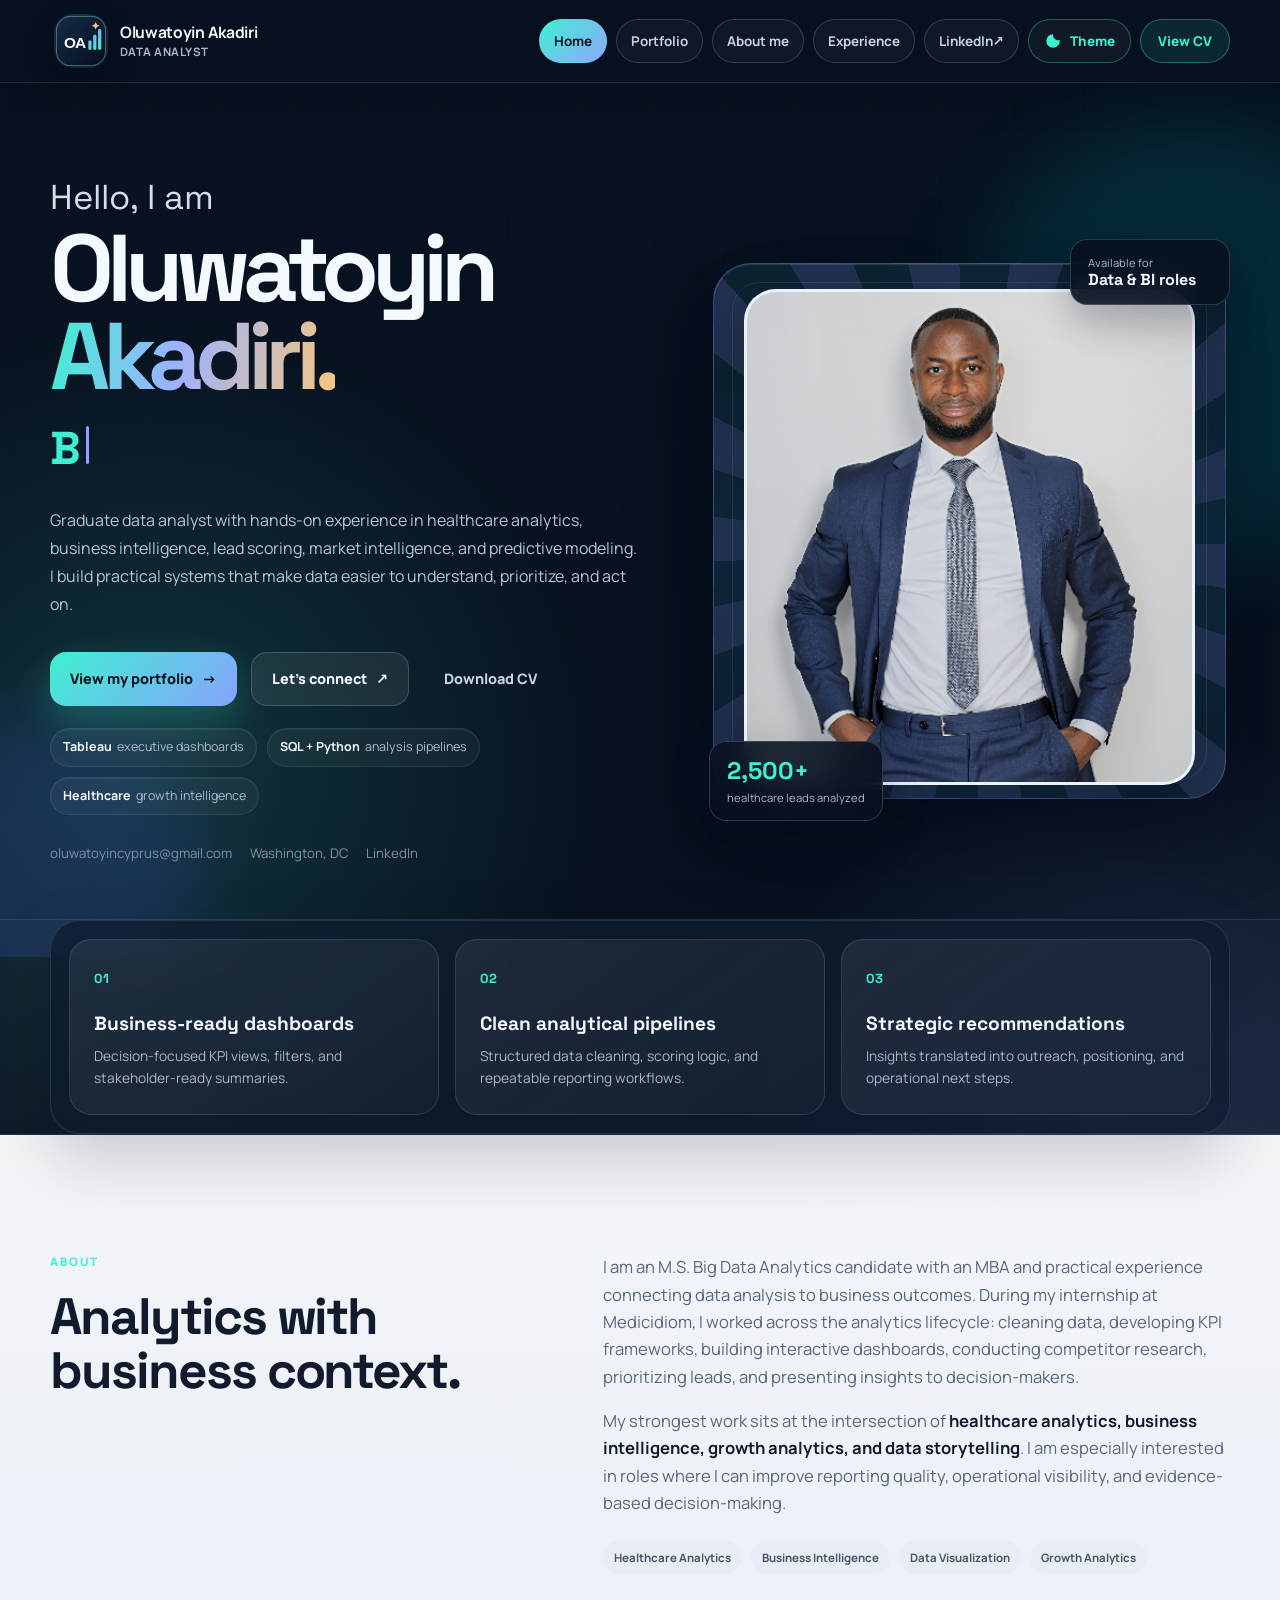
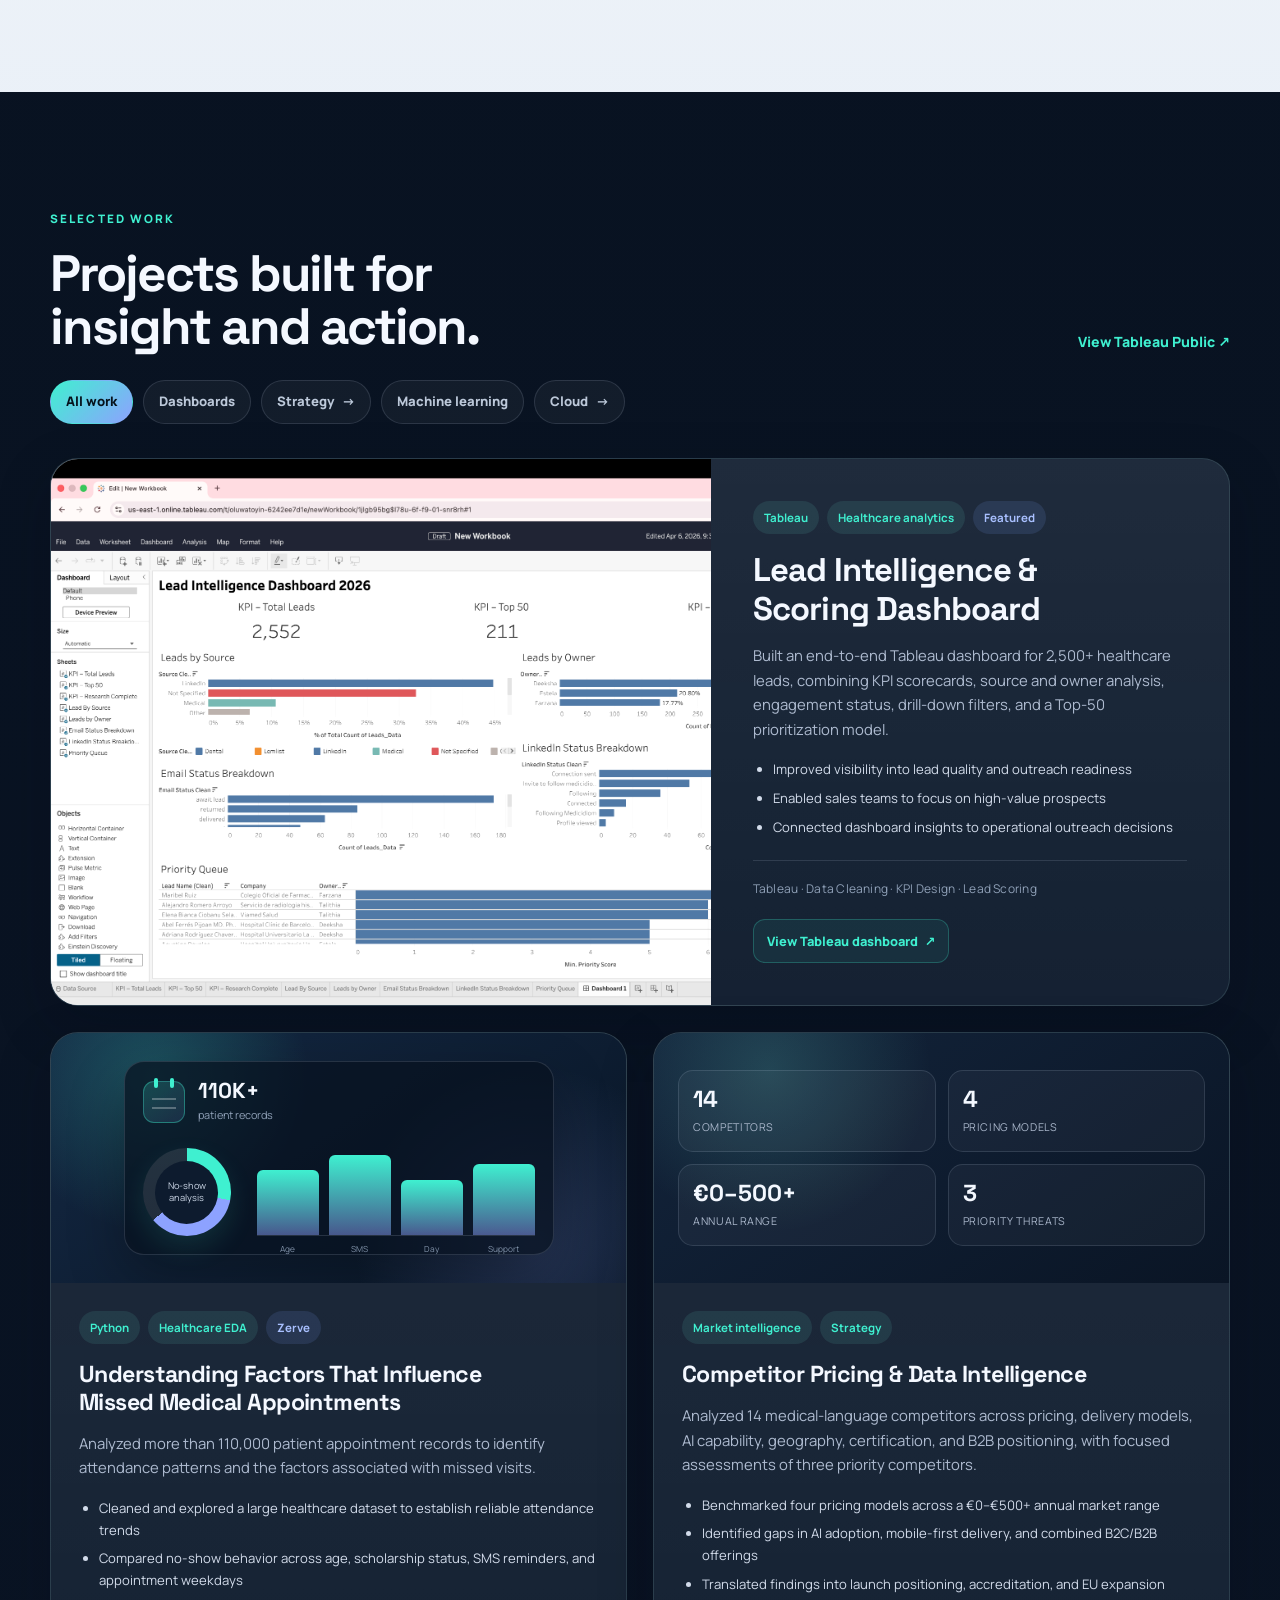
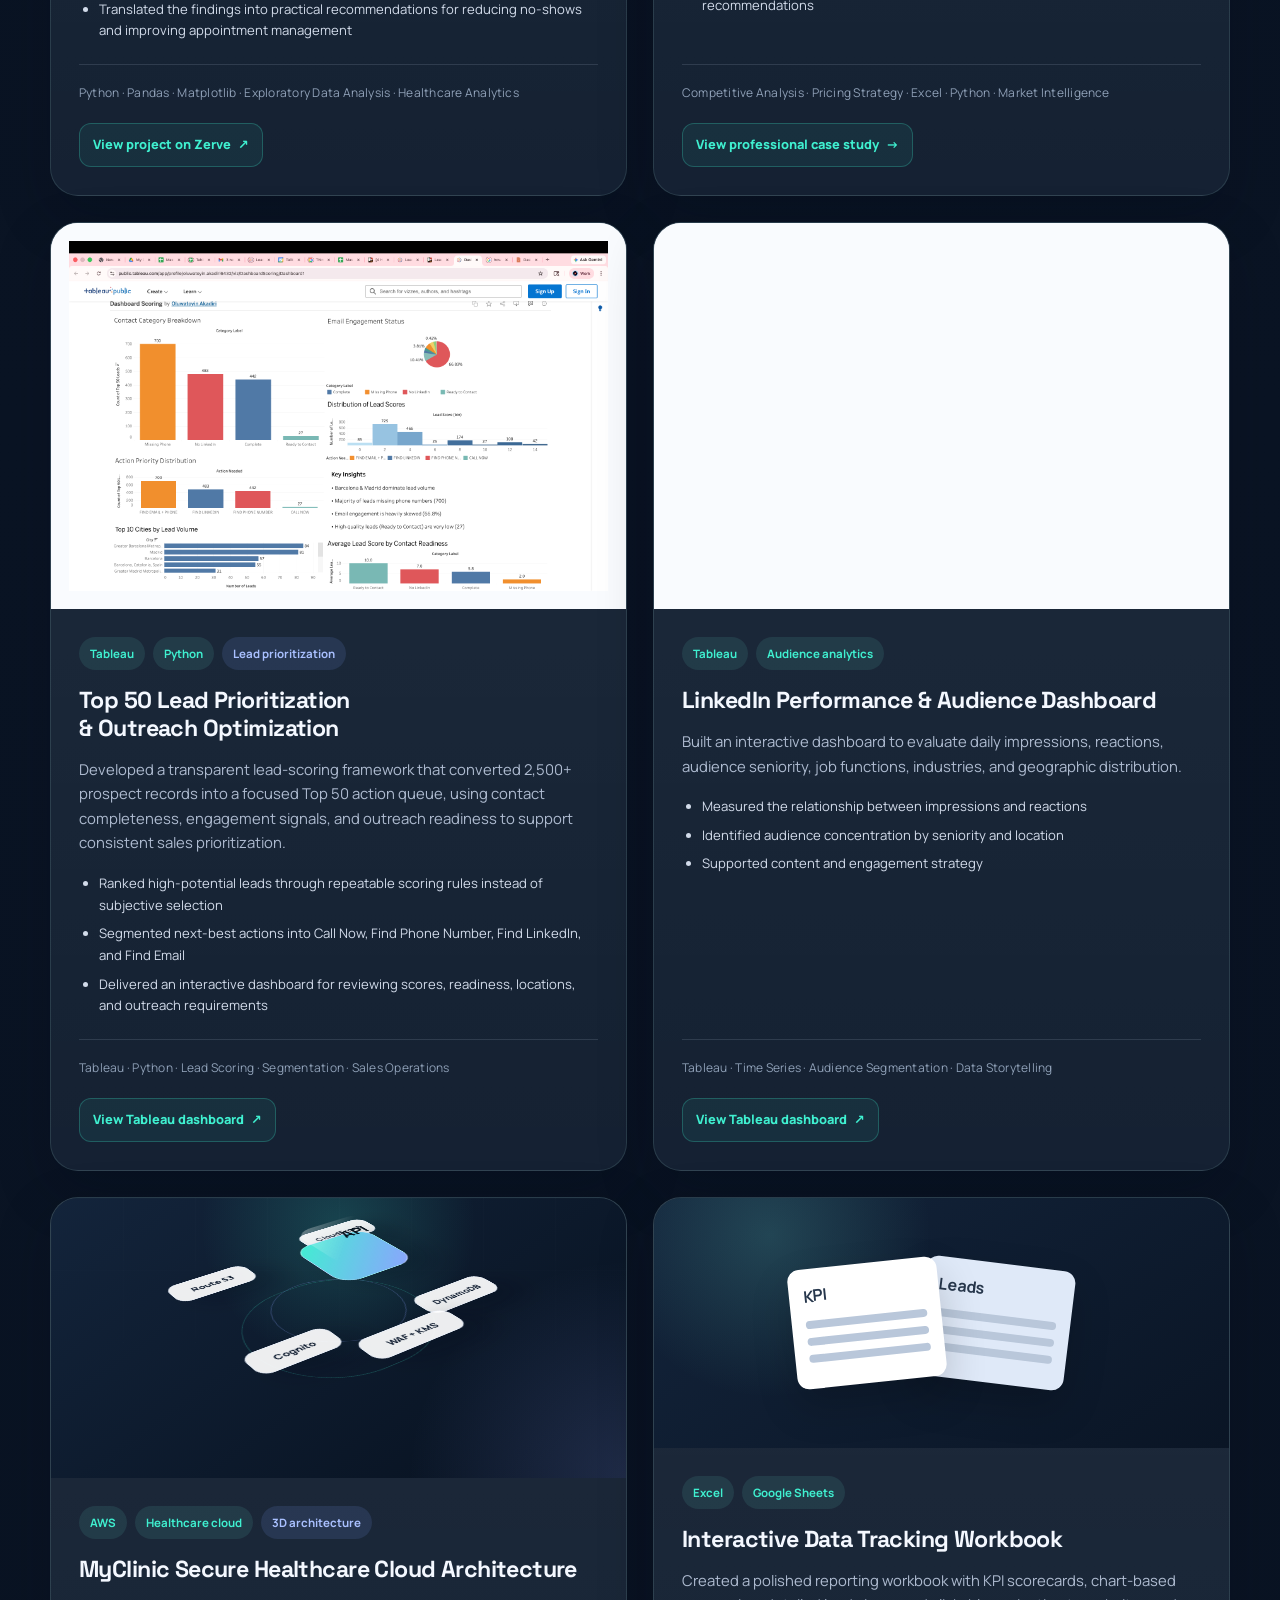
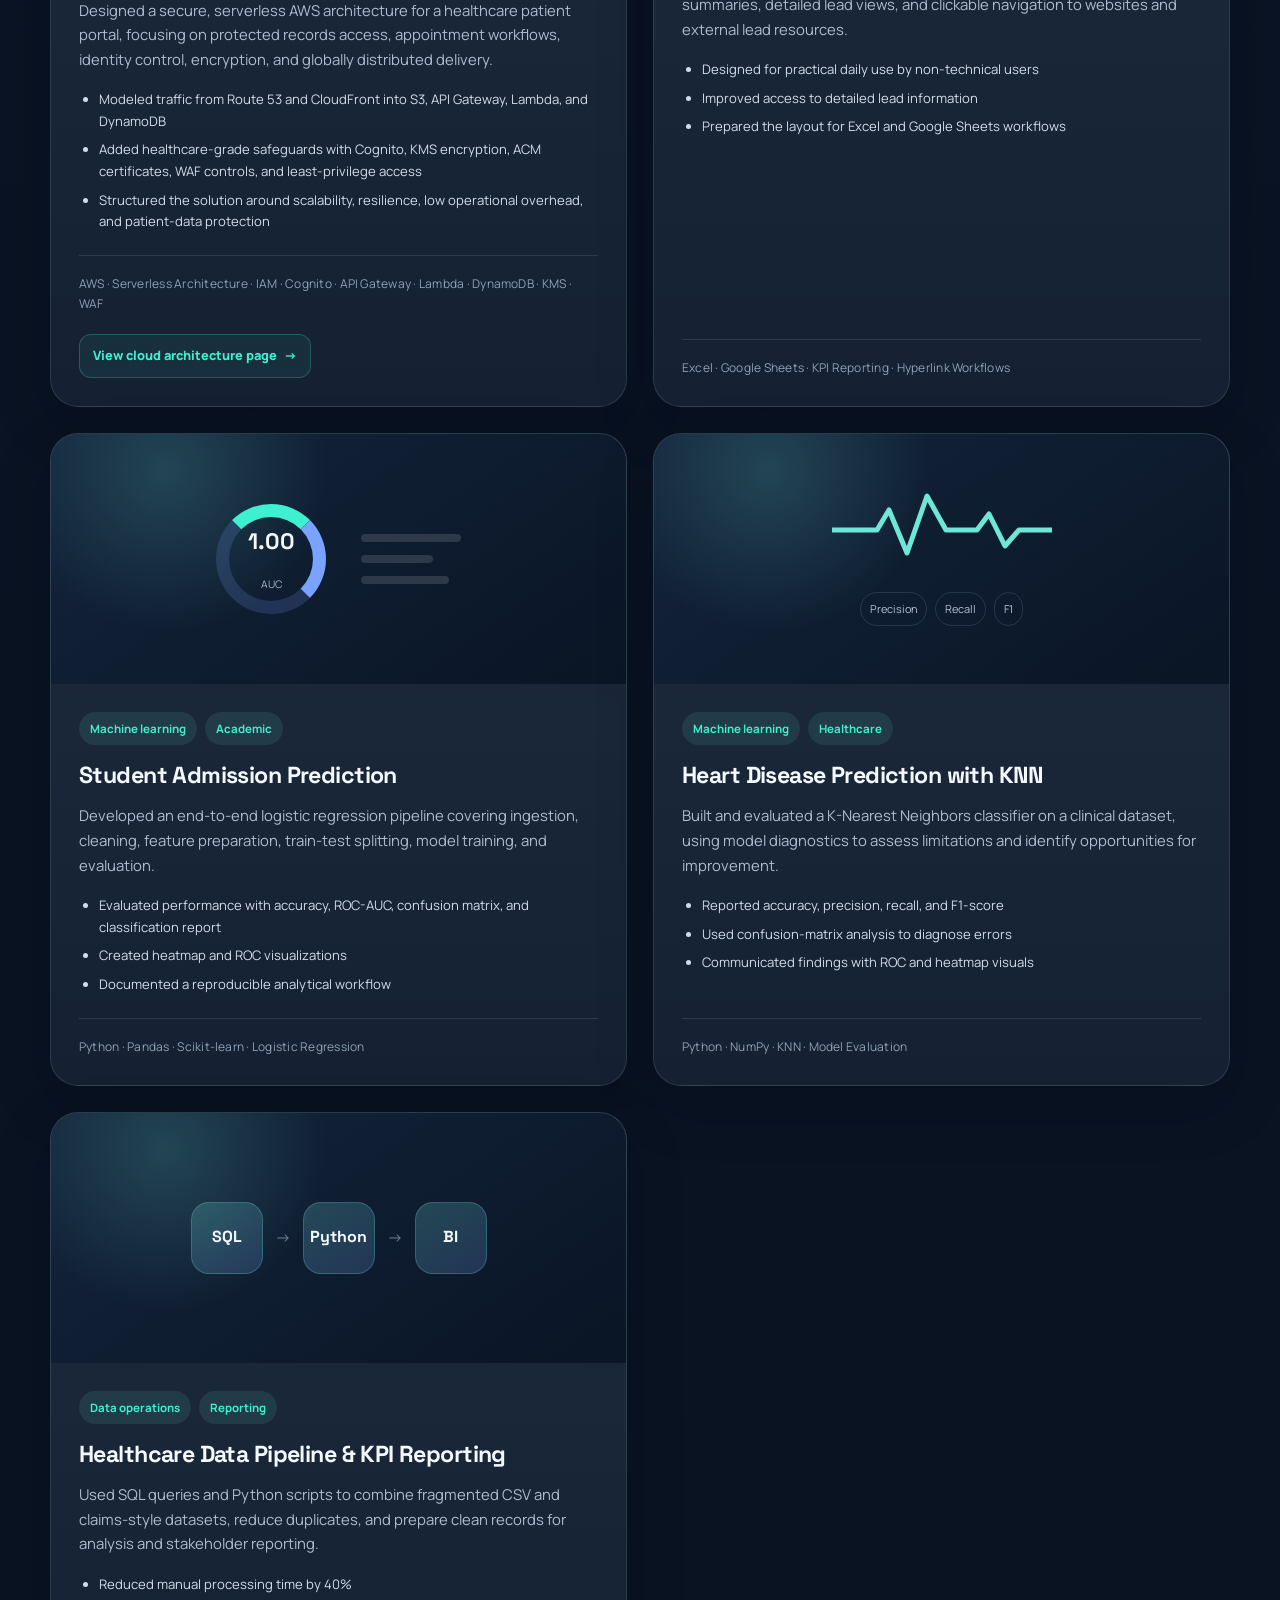
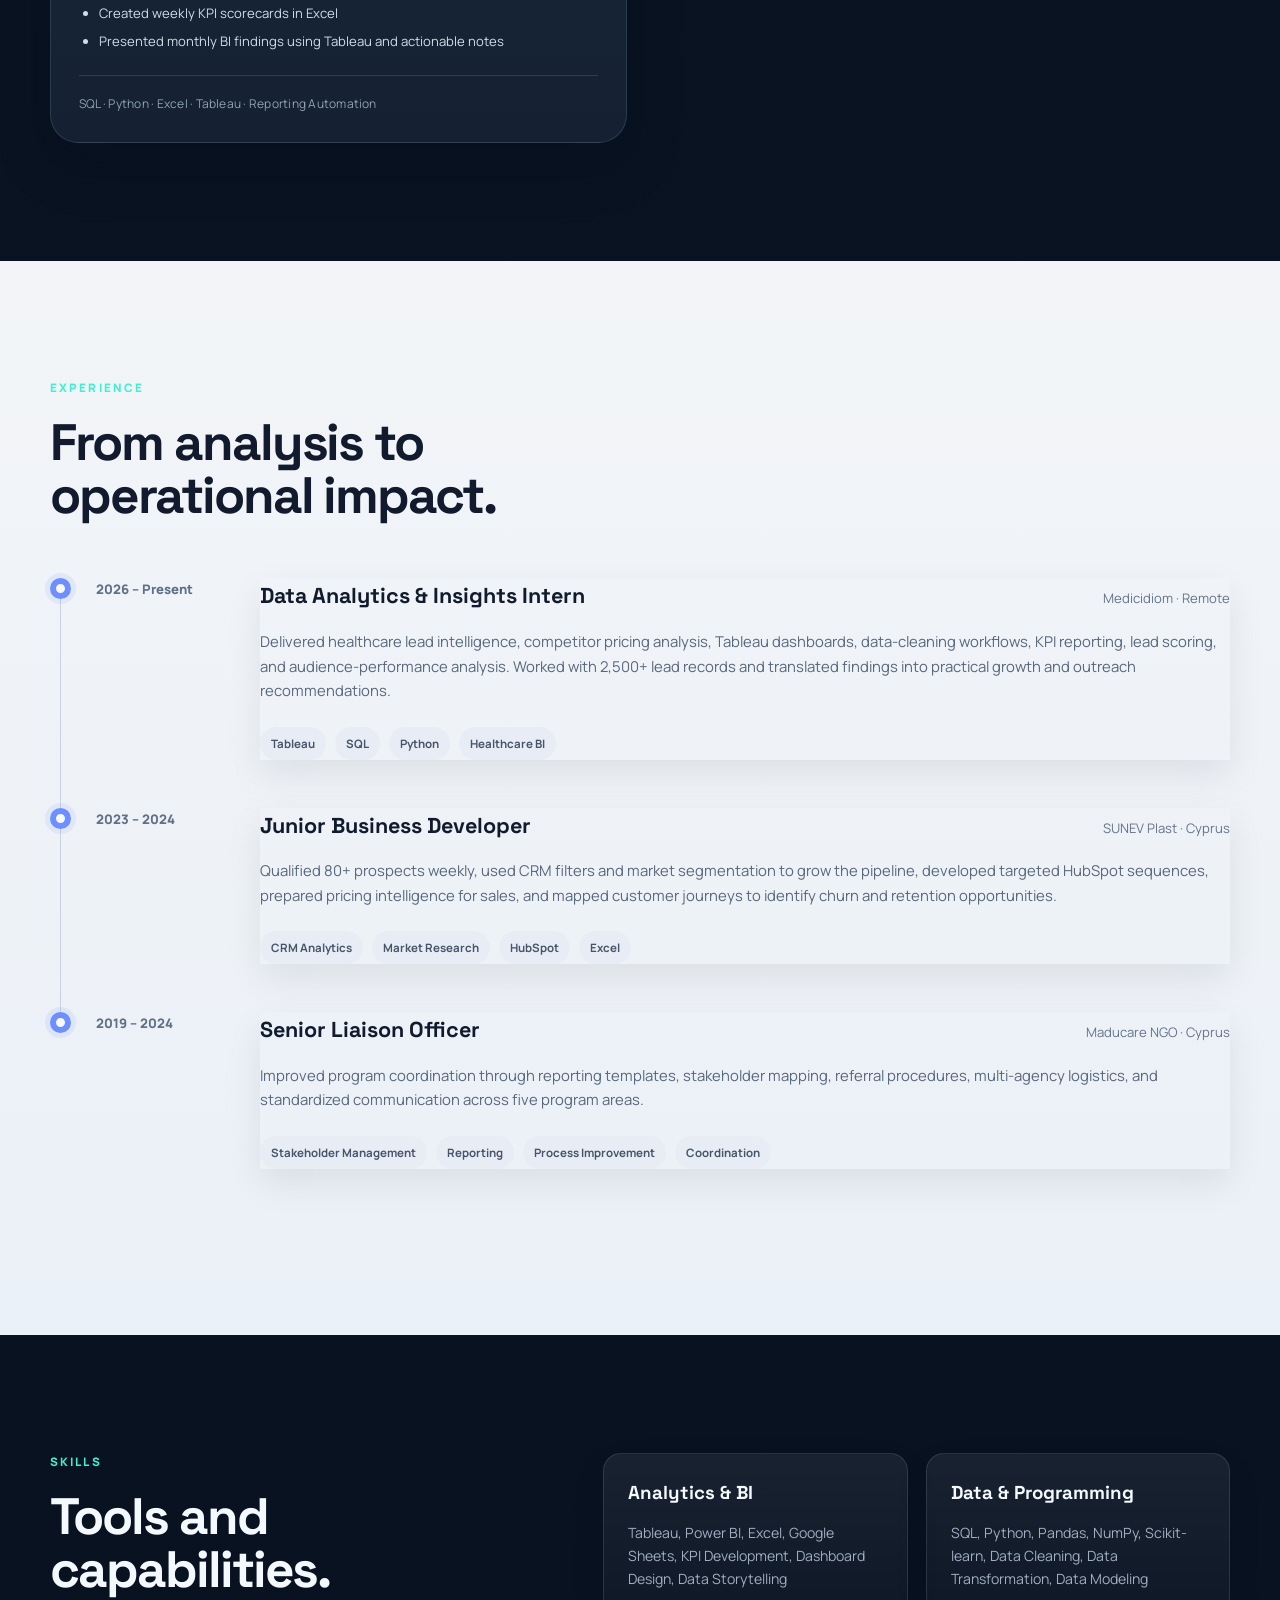
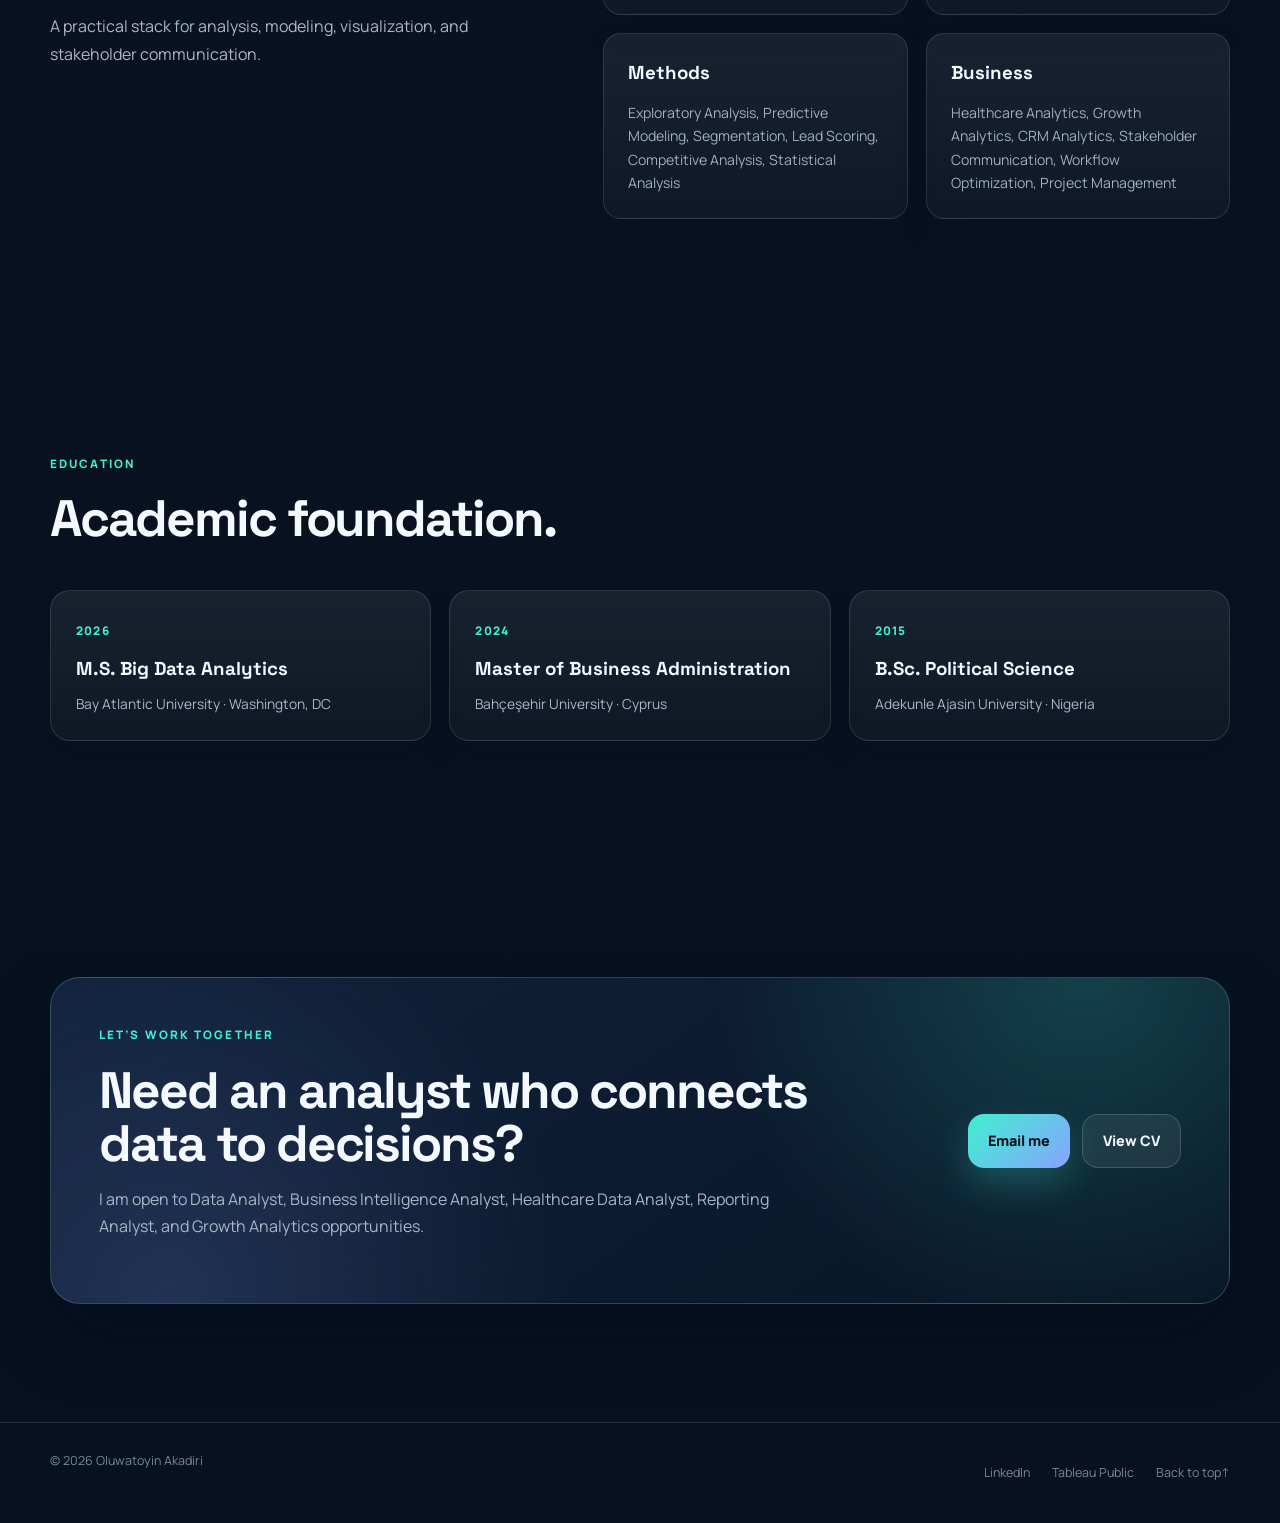
<file: index.html>
<!doctype html>
<html lang="en">
<head>
  <meta charset="utf-8" />
  <meta name="viewport" content="width=device-width, initial-scale=1" />
  <meta name="description" content="Oluwatoyin Akadiri — Data Analyst portfolio featuring healthcare analytics, business intelligence, Tableau dashboards, SQL, Python, and machine learning projects." />
  <meta name="theme-color" content="#07111f" />
  <meta property="og:title" content="Oluwatoyin Akadiri | Data Analyst Portfolio" />
  <meta property="og:description" content="Healthcare analytics, business intelligence, Tableau, SQL, Python, cloud architecture, and machine learning projects." />
  <meta property="og:type" content="website" />
  <title>Oluwatoyin Akadiri | Data Analyst Portfolio</title>
  <link rel="icon" type="image/svg+xml" href="assets/favicon.svg?v=10" />
  <link rel="preconnect" href="https://fonts.googleapis.com" />
  <link rel="preconnect" href="https://fonts.gstatic.com" crossorigin />
  <link href="https://fonts.googleapis.com/css2?family=Manrope:wght@400;500;600;700;800&family=Space+Grotesk:wght@500;600;700&display=swap" rel="stylesheet" />
  <link rel="stylesheet" href="styles.css?v=10" />
</head>
<body class="portfolio-home">
  <a class="skip-link" href="#main">Skip to content</a>
  <header class="site-header" id="top">
    <nav class="nav container" aria-label="Primary navigation">
      <a class="brand" href="index.html#top" aria-label="Return to Oluwatoyin Akadiri portfolio home">
        <span class="brand-mark" aria-hidden="true"><img src="assets/oa-logo.svg?v=10" alt="" width="64" height="64" /></span>
        <span class="brand-copy"><strong>Oluwatoyin Akadiri</strong><small>Data Analyst</small></span>
      </a>
      <button class="menu-toggle" type="button" aria-expanded="false" aria-controls="nav-links" aria-label="Open navigation menu">
        <span></span><span></span><span></span>
      </button>
      <div class="nav-links" id="nav-links">
        <a href="#top">Home</a>
        <a href="#projects">Portfolio</a>
        <a href="#about">About me</a>
        <a href="#experience">Experience</a>
        <a href="https://www.linkedin.com/in/oluwatoyin-akadiri/" target="_blank" rel="noopener">LinkedIn <span aria-hidden="true">↗</span></a>
        <button class="theme-toggle" type="button" aria-label="Switch color theme" aria-pressed="false"><span class="theme-icon" aria-hidden="true"><svg viewBox="0 0 24 24"><path d="M12 3a9 9 0 1 0 9 9c0-.46-.04-.91-.1-1.35A7 7 0 0 1 12 3Z" /></svg></span> Theme</button>
        <a class="nav-cta" href="assets/Oluwatoyin_Akadiri_CV.pdf" target="_blank" rel="noopener">View CV</a>
      </div>
    </nav>
  </header>

  <main id="main">
    <section class="hero section reference-hero" aria-labelledby="hero-title">
      <div class="hero-glow glow-one"></div>
      <div class="hero-glow glow-two"></div>
      <div class="container hero-grid">
        <div class="hero-copy reveal">
          <p class="hero-hello">Hello, I am</p>
          <h1 id="hero-title">Oluwatoyin <span>Akadiri.</span></h1>
          <p class="hero-role" aria-hidden="true"><span id="rotating-role">Data Analyst</span><span class="typing-cursor"></span></p>
          <p class="sr-only">Data Analyst, Business Intelligence Analyst, Healthcare Analytics Professional, and Data Storyteller.</p>
          <p class="hero-lead">Graduate data analyst with hands-on experience in healthcare analytics, business intelligence, lead scoring, market intelligence, and predictive modeling. I build practical systems that make data easier to understand, prioritize, and act on.</p>
          <div class="hero-actions">
            <a class="button button-primary" href="#projects">View my portfolio <span aria-hidden="true">→</span></a>
            <a class="button button-secondary" href="https://www.linkedin.com/in/oluwatoyin-akadiri/" target="_blank" rel="noopener">Let’s connect <span aria-hidden="true">↗</span></a>
            <a class="button button-tertiary" href="assets/Oluwatoyin_Akadiri_CV.pdf" download>Download CV</a>
          </div>
          <div class="hero-proof" aria-label="Portfolio highlights">
            <span><strong>Tableau</strong> executive dashboards</span>
            <span><strong>SQL + Python</strong> analysis pipelines</span>
            <span><strong>Healthcare</strong> growth intelligence</span>
          </div>
          <div class="hero-meta">
            <a href="mailto:oluwatoyincyprus@gmail.com">oluwatoyincyprus@gmail.com</a>
            <span>Washington, DC</span>
            <a href="https://www.linkedin.com/in/oluwatoyin-akadiri/" target="_blank" rel="noopener">LinkedIn</a>
          </div>
        </div>

        <div class="hero-portrait reveal delay-one" aria-label="Oluwatoyin Akadiri profile and selected impact">
          <div class="portrait-rays" aria-hidden="true"></div>
          <div class="portrait-frame">
            <img src="assets/oluwatoyin-akadiri-profile.jpg" alt="Oluwatoyin Akadiri, Data Analyst" width="455" height="458" loading="eager" />
          </div>
          <div class="portrait-badge badge-top"><span>Available for</span><strong>Data &amp; BI roles</strong></div>
          <div class="portrait-badge badge-bottom"><strong>2,500+</strong><span>healthcare leads analyzed</span></div>
        </div>
      </div>
    </section>

    <section class="impact-strip" aria-label="Portfolio capability summary">
      <div class="container impact-grid">
        <article class="reveal"><span>01</span><strong>Business-ready dashboards</strong><p>Decision-focused KPI views, filters, and stakeholder-ready summaries.</p></article>
        <article class="reveal delay-one"><span>02</span><strong>Clean analytical pipelines</strong><p>Structured data cleaning, scoring logic, and repeatable reporting workflows.</p></article>
        <article class="reveal"><span>03</span><strong>Strategic recommendations</strong><p>Insights translated into outreach, positioning, and operational next steps.</p></article>
      </div>
    </section>

    <section class="section section-light" id="about">
      <div class="container split-layout">
        <div class="section-heading reveal">
          <p class="eyebrow">About</p>
          <h2>Analytics with business context.</h2>
        </div>
        <div class="about-copy reveal delay-one">
          <p>I am an M.S. Big Data Analytics candidate with an MBA and practical experience connecting data analysis to business outcomes. During my internship at Medicidiom, I worked across the analytics lifecycle: cleaning data, developing KPI frameworks, building interactive dashboards, conducting competitor research, prioritizing leads, and presenting insights to decision-makers.</p>
          <p>My strongest work sits at the intersection of <strong>healthcare analytics, business intelligence, growth analytics, and data storytelling</strong>. I am especially interested in roles where I can improve reporting quality, operational visibility, and evidence-based decision-making.</p>
          <div class="tag-row" aria-label="Professional focus areas">
            <span>Healthcare Analytics</span><span>Business Intelligence</span><span>Data Visualization</span><span>Growth Analytics</span>
          </div>
        </div>
      </div>
    </section>

    <section class="section" id="projects">
      <div class="container">
        <div class="section-heading heading-row reveal">
          <div><p class="eyebrow">Selected work</p><h2>Projects built for insight and action.</h2></div>
          <a class="text-link" href="https://public.tableau.com/app/profile/oluwatoyin.akadiri6432" target="_blank" rel="noopener">View Tableau Public <span>↗</span></a>
        </div>

        <div class="project-toolbar reveal" aria-label="Project filters">
          <button class="filter-chip active" type="button" data-filter="all" aria-pressed="true">All work</button>
          <button class="filter-chip" type="button" data-filter="dashboard" aria-pressed="false">Dashboards</button>
          <a class="filter-chip strategy-page-link" href="strategy.html">Strategy</a>
          <button class="filter-chip" type="button" data-filter="ml" aria-pressed="false">Machine learning</button>
          <a class="filter-chip cloud-page-link" href="cloud.html">Cloud</a>
        </div>
        <p class="sr-only" id="project-filter-status" aria-live="polite">Showing all 10 projects.</p>

        <div class="projects-grid">
          <article class="project-card project-featured reveal" data-category="dashboard strategy">
            <div class="project-image image-browser">
              <img src="assets/lead-intelligence-dashboard.png" alt="Lead Intelligence Dashboard showing KPI cards, lead sources, owners, statuses, and priority queue" loading="lazy" decoding="async" width="2048" height="1331" />
            </div>
            <div class="project-body">
              <div class="project-kicker"><span>Tableau</span><span>Healthcare analytics</span><span>Featured</span></div>
              <h3>Lead Intelligence & Scoring Dashboard</h3>
              <p>Built an end-to-end Tableau dashboard for 2,500+ healthcare leads, combining KPI scorecards, source and owner analysis, engagement status, drill-down filters, and a Top-50 prioritization model.</p>
              <ul class="project-results"><li>Improved visibility into lead quality and outreach readiness</li><li>Enabled sales teams to focus on high-value prospects</li><li>Connected dashboard insights to operational outreach decisions</li></ul>
              <div class="project-stack">Tableau · Data Cleaning · KPI Design · Lead Scoring</div>
              <a class="project-link" href="https://public.tableau.com/views/LeadInt/LeadIntelligenceDashboard2026?:language=en-US&amp;:sid=&amp;:redirect=auth&amp;:display_count=n&amp;:origin=viz_share_link" target="_blank" rel="noopener">View Tableau dashboard <span aria-hidden="true">↗</span></a>
            </div>
          </article>

          <article class="project-card reveal delay-one" data-category="dashboard">
            <div class="project-visual visual-appointments" aria-hidden="true">
              <div class="appointment-dashboard">
                <div class="appointment-summary">
                  <span class="appointment-calendar"><i></i><i></i></span>
                  <div><strong>110K+</strong><small>patient records</small></div>
                </div>
                <div class="appointment-chart-row">
                  <div class="appointment-donut"><span>No-show<br />analysis</span></div>
                  <div class="appointment-bars">
                    <span style="--bar:72%"><small>Age</small></span>
                    <span style="--bar:88%"><small>SMS</small></span>
                    <span style="--bar:61%"><small>Day</small></span>
                    <span style="--bar:78%"><small>Support</small></span>
                  </div>
                </div>
              </div>
            </div>
            <div class="project-body">
              <div class="project-kicker"><span>Python</span><span>Healthcare EDA</span><span>Zerve</span></div>
              <h3>Understanding Factors That Influence Missed Medical Appointments</h3>
              <p>Analyzed more than 110,000 patient appointment records to identify attendance patterns and the factors associated with missed visits.</p>
              <ul class="project-results"><li>Cleaned and explored a large healthcare dataset to establish reliable attendance trends</li><li>Compared no-show behavior across age, scholarship status, SMS reminders, and appointment weekdays</li><li>Translated the findings into practical recommendations for reducing no-shows and improving appointment management</li></ul>
              <div class="project-stack">Python · Pandas · Matplotlib · Exploratory Data Analysis · Healthcare Analytics</div>
              <a class="project-link" href="https://www.zerve.ai/gallery/4e4a4027-7405-4224-913e-2142a8a7025f" target="_blank" rel="noopener">View project on Zerve <span aria-hidden="true">↗</span></a>
            </div>
          </article>

          <article class="project-card reveal delay-one" data-category="strategy">
            <div class="project-visual visual-market market-intelligence-visual" aria-hidden="true">
              <div class="market-stat-grid">
                <span><strong>14</strong><small>competitors</small></span>
                <span><strong>4</strong><small>pricing models</small></span>
                <span><strong>€0–500+</strong><small>annual range</small></span>
                <span><strong>3</strong><small>priority threats</small></span>
              </div>
            </div>
            <div class="project-body">
              <div class="project-kicker"><span>Market intelligence</span><span>Strategy</span></div>
              <h3>Competitor Pricing & Data Intelligence</h3>
              <p>Analyzed 14 medical-language competitors across pricing, delivery models, AI capability, geography, certification, and B2B positioning, with focused assessments of three priority competitors.</p>
              <ul class="project-results"><li>Benchmarked four pricing models across a €0–€500+ annual market range</li><li>Identified gaps in AI adoption, mobile-first delivery, and combined B2C/B2B offerings</li><li>Translated findings into launch positioning, accreditation, and EU expansion recommendations</li></ul>
              <div class="project-stack">Competitive Analysis · Pricing Strategy · Excel · Python · Market Intelligence</div>
              <a class="project-link" href="case-studies/competitor-market-intelligence.html">View professional case study <span aria-hidden="true">→</span></a>
            </div>
          </article>

          <article class="project-card reveal" data-category="dashboard strategy">
            <div class="project-image image-dashboard">
              <img src="assets/tableau-lead-scoring-dashboard.png" alt="Tableau lead scoring dashboard showing contact categories, engagement status, priority distribution, lead scores, and top cities" loading="lazy" decoding="async" width="3420" height="2224" />
            </div>
            <div class="project-body">
              <div class="project-kicker"><span>Tableau</span><span>Python</span><span>Lead prioritization</span></div>
              <h3>Top 50 Lead Prioritization &amp; Outreach Optimization</h3>
              <p>Developed a transparent lead-scoring framework that converted 2,500+ prospect records into a focused Top 50 action queue, using contact completeness, engagement signals, and outreach readiness to support consistent sales prioritization.</p>
              <ul class="project-results"><li>Ranked high-potential leads through repeatable scoring rules instead of subjective selection</li><li>Segmented next-best actions into Call Now, Find Phone Number, Find LinkedIn, and Find Email</li><li>Delivered an interactive dashboard for reviewing scores, readiness, locations, and outreach requirements</li></ul>
              <div class="project-stack">Tableau · Python · Lead Scoring · Segmentation · Sales Operations</div>
              <a class="project-link" href="https://public.tableau.com/app/profile/oluwatoyin.akadiri6432/viz/DashboardScoring/Dashboard1" target="_blank" rel="noopener">View Tableau dashboard <span aria-hidden="true">↗</span></a>
            </div>
          </article>

          <article class="project-card reveal delay-one" data-category="dashboard">
            <div class="project-image image-dashboard">
              <img src="assets/linkedin-performance-dashboard.png" alt="Tableau LinkedIn performance dashboard showing impressions, reactions, audience seniority, industries, job functions, and locations" loading="lazy" decoding="async" width="3420" height="2224" />
            </div>
            <div class="project-body">
              <div class="project-kicker"><span>Tableau</span><span>Audience analytics</span></div>
              <h3>LinkedIn Performance & Audience Dashboard</h3>
              <p>Built an interactive dashboard to evaluate daily impressions, reactions, audience seniority, job functions, industries, and geographic distribution.</p>
              <ul class="project-results"><li>Measured the relationship between impressions and reactions</li><li>Identified audience concentration by seniority and location</li><li>Supported content and engagement strategy</li></ul>
              <div class="project-stack">Tableau · Time Series · Audience Segmentation · Data Storytelling</div>
              <a class="project-link" href="https://public.tableau.com/views/MedicidiomLinkedlnPerformanceDashboard/Dashboard1?:language=en-US&amp;:sid=&amp;:redirect=auth&amp;:display_count=n&amp;:origin=viz_share_link" target="_blank" rel="noopener">View Tableau dashboard <span aria-hidden="true">↗</span></a>
            </div>
          </article>

          <article class="project-card reveal" data-category="cloud">
            <div class="project-visual cloud-3d-visual" aria-hidden="true">
              <div class="cloud-3d-stage compact">
                <div class="cloud-orbit orbit-one"></div>
                <div class="cloud-orbit orbit-two"></div>
                <div class="cloud-cube cube-core"><span>API</span></div>
                <div class="cloud-node node-route">Route 53</div>
                <div class="cloud-node node-edge">CloudFront</div>
                <div class="cloud-node node-auth">Cognito</div>
                <div class="cloud-node node-data">DynamoDB</div>
                <div class="cloud-node node-sec">WAF + KMS</div>
              </div>
            </div>
            <div class="project-body">
              <div class="project-kicker"><span>AWS</span><span>Healthcare cloud</span><span>3D architecture</span></div>
              <h3>MyClinic Secure Healthcare Cloud Architecture</h3>
              <p>Designed a secure, serverless AWS architecture for a healthcare patient portal, focusing on protected records access, appointment workflows, identity control, encryption, and globally distributed delivery.</p>
              <ul class="project-results"><li>Modeled traffic from Route 53 and CloudFront into S3, API Gateway, Lambda, and DynamoDB</li><li>Added healthcare-grade safeguards with Cognito, KMS encryption, ACM certificates, WAF controls, and least-privilege access</li><li>Structured the solution around scalability, resilience, low operational overhead, and patient-data protection</li></ul>
              <div class="project-stack">AWS · Serverless Architecture · IAM · Cognito · API Gateway · Lambda · DynamoDB · KMS · WAF</div>
              <a class="project-link" href="cloud.html">View cloud architecture page <span aria-hidden="true">→</span></a>
            </div>
          </article>

          <article class="project-card reveal delay-one" data-category="dashboard">
            <div class="project-visual visual-workbook" aria-hidden="true"><div class="sheet"><b>KPI</b><span></span><span></span><span></span></div><div class="sheet offset"><b>Leads</b><span></span><span></span><span></span></div></div>
            <div class="project-body">
              <div class="project-kicker"><span>Excel</span><span>Google Sheets</span></div>
              <h3>Interactive Data Tracking Workbook</h3>
              <p>Created a polished reporting workbook with KPI scorecards, chart-based summaries, detailed lead views, and clickable navigation to websites and external lead resources.</p>
              <ul class="project-results"><li>Designed for practical daily use by non-technical users</li><li>Improved access to detailed lead information</li><li>Prepared the layout for Excel and Google Sheets workflows</li></ul>
              <div class="project-stack">Excel · Google Sheets · KPI Reporting · Hyperlink Workflows</div>
            </div>
          </article>

          <article class="project-card reveal delay-one" data-category="ml">
            <div class="project-visual visual-ml" aria-hidden="true"><div class="ml-ring"><span>1.00</span><small>AUC</small></div><div class="ml-lines"><i></i><i></i><i></i></div></div>
            <div class="project-body">
              <div class="project-kicker"><span>Machine learning</span><span>Academic</span></div>
              <h3>Student Admission Prediction</h3>
              <p>Developed an end-to-end logistic regression pipeline covering ingestion, cleaning, feature preparation, train-test splitting, model training, and evaluation.</p>
              <ul class="project-results"><li>Evaluated performance with accuracy, ROC-AUC, confusion matrix, and classification report</li><li>Created heatmap and ROC visualizations</li><li>Documented a reproducible analytical workflow</li></ul>
              <div class="project-stack">Python · Pandas · Scikit-learn · Logistic Regression</div>
            </div>
          </article>

          <article class="project-card reveal" data-category="ml">
            <div class="project-visual visual-health" aria-hidden="true"><div class="pulse"></div><div class="metric-pills"><span>Precision</span><span>Recall</span><span>F1</span></div></div>
            <div class="project-body">
              <div class="project-kicker"><span>Machine learning</span><span>Healthcare</span></div>
              <h3>Heart Disease Prediction with KNN</h3>
              <p>Built and evaluated a K-Nearest Neighbors classifier on a clinical dataset, using model diagnostics to assess limitations and identify opportunities for improvement.</p>
              <ul class="project-results"><li>Reported accuracy, precision, recall, and F1-score</li><li>Used confusion-matrix analysis to diagnose errors</li><li>Communicated findings with ROC and heatmap visuals</li></ul>
              <div class="project-stack">Python · NumPy · KNN · Model Evaluation</div>
            </div>
          </article>

          <article class="project-card reveal delay-one" data-category="dashboard">
            <div class="project-visual visual-pipeline" aria-hidden="true"><div class="pipeline-node">SQL</div><span>→</span><div class="pipeline-node">Python</div><span>→</span><div class="pipeline-node">BI</div></div>
            <div class="project-body">
              <div class="project-kicker"><span>Data operations</span><span>Reporting</span></div>
              <h3>Healthcare Data Pipeline & KPI Reporting</h3>
              <p>Used SQL queries and Python scripts to combine fragmented CSV and claims-style datasets, reduce duplicates, and prepare clean records for analysis and stakeholder reporting.</p>
              <ul class="project-results"><li>Reduced manual processing time by 40%</li><li>Created weekly KPI scorecards in Excel</li><li>Presented monthly BI findings using Tableau and actionable notes</li></ul>
              <div class="project-stack">SQL · Python · Excel · Tableau · Reporting Automation</div>
            </div>
          </article>
        </div>
      </div>
    </section>

    <section class="section section-light" id="experience">
      <div class="container">
        <div class="section-heading reveal"><p class="eyebrow">Experience</p><h2>From analysis to operational impact.</h2></div>
        <div class="timeline">
          <article class="timeline-item reveal">
            <div class="timeline-marker"></div>
            <div class="timeline-date">2026 – Present</div>
            <div class="timeline-content"><div class="role-line"><h3>Data Analytics & Insights Intern</h3><span>Medicidiom · Remote</span></div><p>Delivered healthcare lead intelligence, competitor pricing analysis, Tableau dashboards, data-cleaning workflows, KPI reporting, lead scoring, and audience-performance analysis. Worked with 2,500+ lead records and translated findings into practical growth and outreach recommendations.</p><div class="tag-row"><span>Tableau</span><span>SQL</span><span>Python</span><span>Healthcare BI</span></div></div>
          </article>
          <article class="timeline-item reveal delay-one">
            <div class="timeline-marker"></div>
            <div class="timeline-date">2023 – 2024</div>
            <div class="timeline-content"><div class="role-line"><h3>Junior Business Developer</h3><span>SUNEV Plast · Cyprus</span></div><p>Qualified 80+ prospects weekly, used CRM filters and market segmentation to grow the pipeline, developed targeted HubSpot sequences, prepared pricing intelligence for sales, and mapped customer journeys to identify churn and retention opportunities.</p><div class="tag-row"><span>CRM Analytics</span><span>Market Research</span><span>HubSpot</span><span>Excel</span></div></div>
          </article>
          <article class="timeline-item reveal">
            <div class="timeline-marker"></div>
            <div class="timeline-date">2019 – 2024</div>
            <div class="timeline-content"><div class="role-line"><h3>Senior Liaison Officer</h3><span>Maducare NGO · Cyprus</span></div><p>Improved program coordination through reporting templates, stakeholder mapping, referral procedures, multi-agency logistics, and standardized communication across five program areas.</p><div class="tag-row"><span>Stakeholder Management</span><span>Reporting</span><span>Process Improvement</span><span>Coordination</span></div></div>
          </article>
        </div>
      </div>
    </section>

    <section class="section" id="skills">
      <div class="container skills-layout">
        <div class="section-heading reveal"><p class="eyebrow">Skills</p><h2>Tools and capabilities.</h2><p class="section-subtext">A practical stack for analysis, modeling, visualization, and stakeholder communication.</p></div>
        <div class="skill-groups reveal delay-one">
          <article><h3>Analytics & BI</h3><p>Tableau, Power BI, Excel, Google Sheets, KPI Development, Dashboard Design, Data Storytelling</p></article>
          <article><h3>Data & Programming</h3><p>SQL, Python, Pandas, NumPy, Scikit-learn, Data Cleaning, Data Transformation, Data Modeling</p></article>
          <article><h3>Methods</h3><p>Exploratory Analysis, Predictive Modeling, Segmentation, Lead Scoring, Competitive Analysis, Statistical Analysis</p></article>
          <article><h3>Business</h3><p>Healthcare Analytics, Growth Analytics, CRM Analytics, Stakeholder Communication, Workflow Optimization, Project Management</p></article>
        </div>
      </div>
    </section>

    <section class="section education-section">
      <div class="container">
        <div class="section-heading reveal"><p class="eyebrow">Education</p><h2>Academic foundation.</h2></div>
        <div class="education-grid">
          <article class="education-card reveal"><span>2026</span><h3>M.S. Big Data Analytics</h3><p>Bay Atlantic University · Washington, DC</p></article>
          <article class="education-card reveal delay-one"><span>2024</span><h3>Master of Business Administration</h3><p>Bahçeşehir University · Cyprus</p></article>
          <article class="education-card reveal"><span>2015</span><h3>B.Sc. Political Science</h3><p>Adekunle Ajasin University · Nigeria</p></article>
        </div>
      </div>
    </section>

    <section class="section contact-section" id="contact">
      <div class="container contact-card reveal">
        <div><p class="eyebrow">Let’s work together</p><h2>Need an analyst who connects data to decisions?</h2><p>I am open to Data Analyst, Business Intelligence Analyst, Healthcare Data Analyst, Reporting Analyst, and Growth Analytics opportunities.</p></div>
        <div class="contact-actions"><a class="button button-primary" href="mailto:oluwatoyincyprus@gmail.com">Email me</a><a class="button button-secondary" href="assets/Oluwatoyin_Akadiri_CV.pdf" target="_blank" rel="noopener">View CV</a></div>
      </div>
    </section>
  </main>

  <footer class="site-footer">
    <div class="container footer-row"><span>© <span id="year"></span> Oluwatoyin Akadiri</span><div><a href="https://www.linkedin.com/in/oluwatoyin-akadiri/" target="_blank" rel="noopener">LinkedIn</a><a href="https://public.tableau.com/app/profile/oluwatoyin.akadiri6432" target="_blank" rel="noopener">Tableau Public</a><a id="back-to-top" href="#top">Back to top <span aria-hidden="true">↑</span></a></div></div>
  </footer>
  <script src="script.js?v=10"></script>
</body>
</html>
</file>
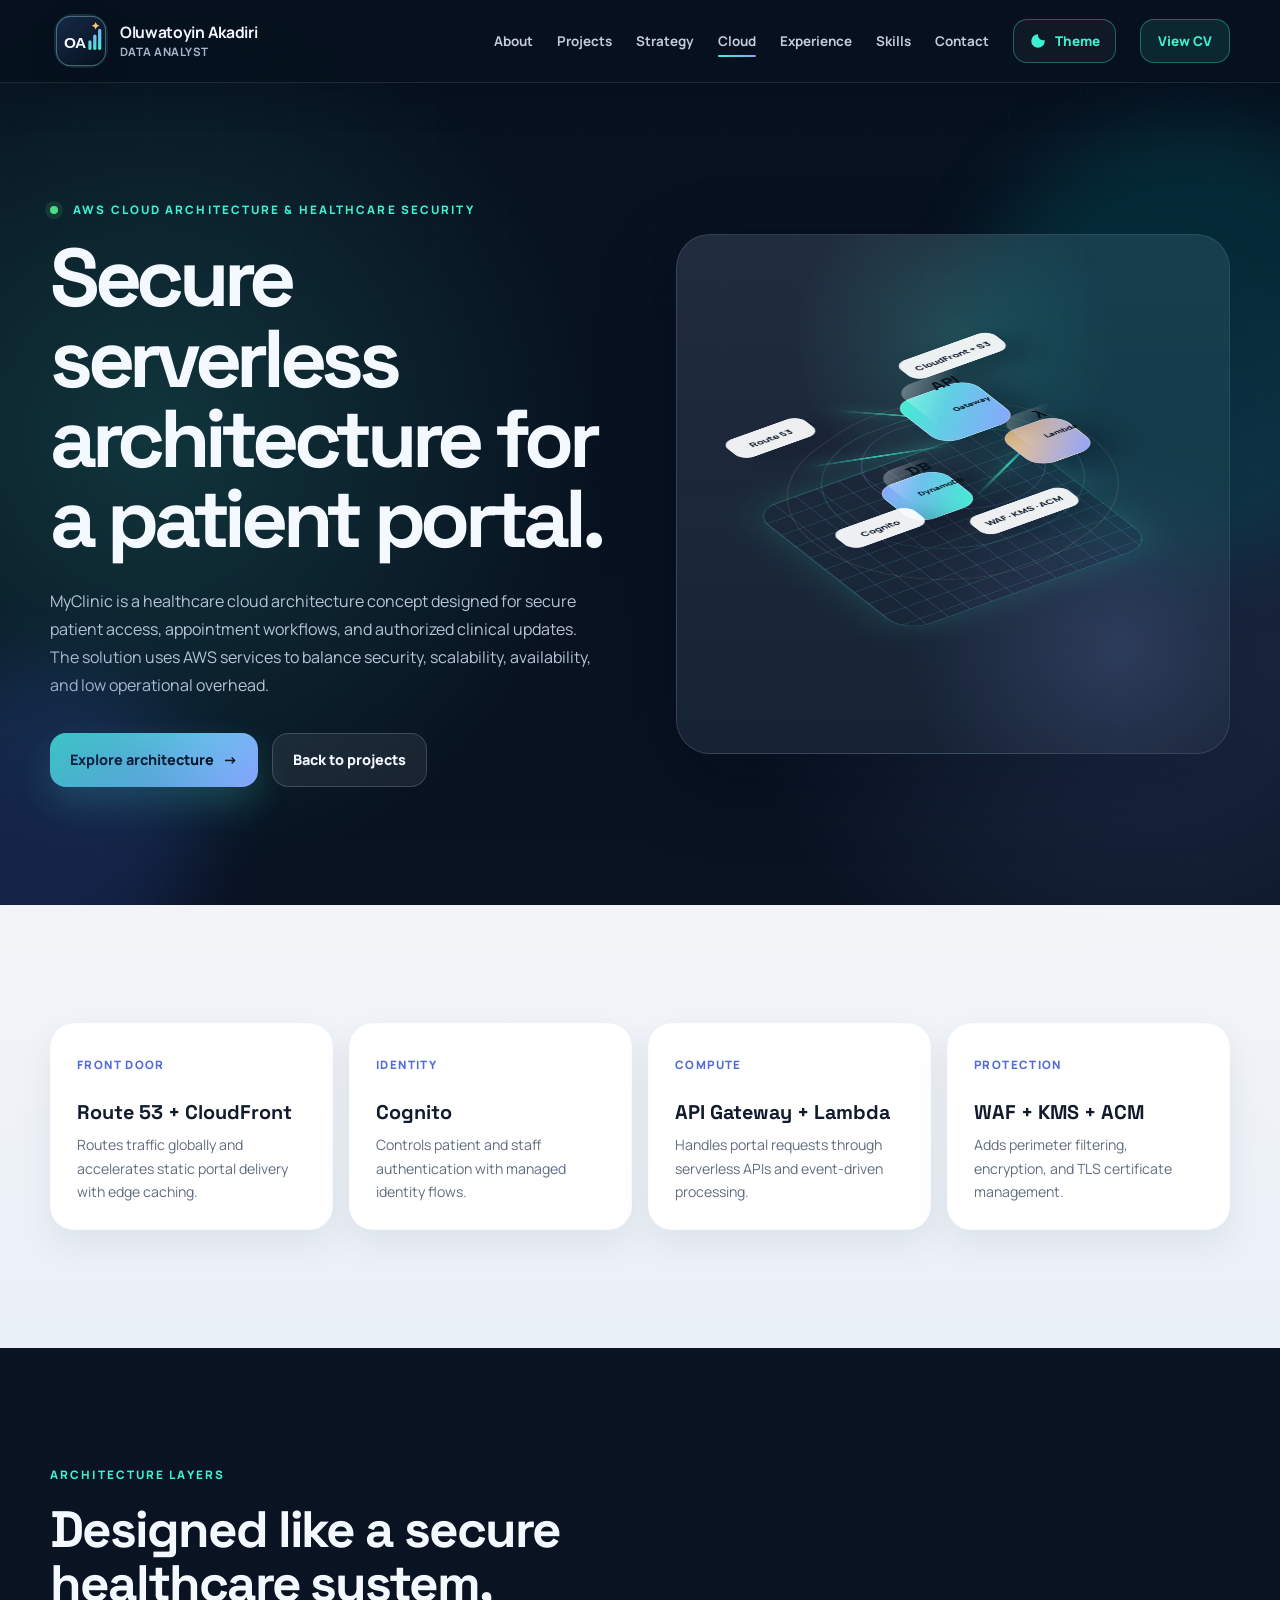
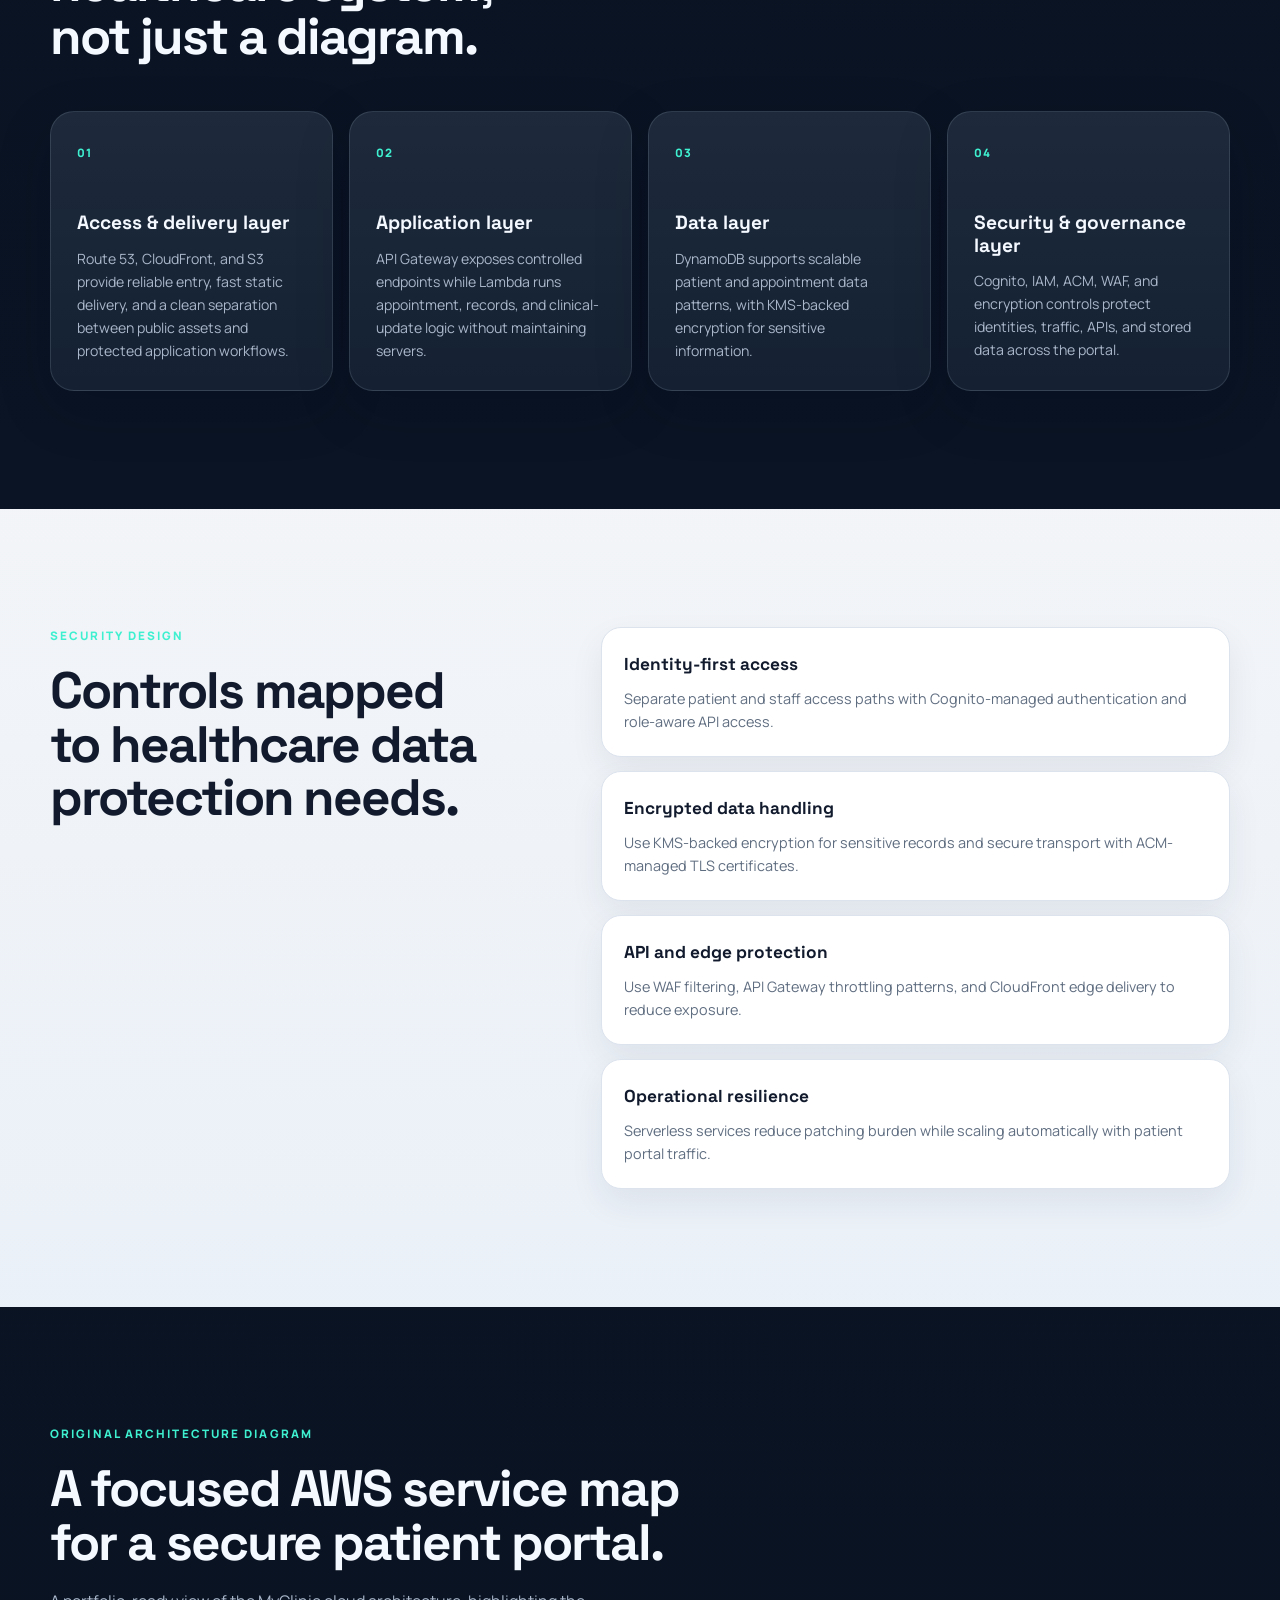
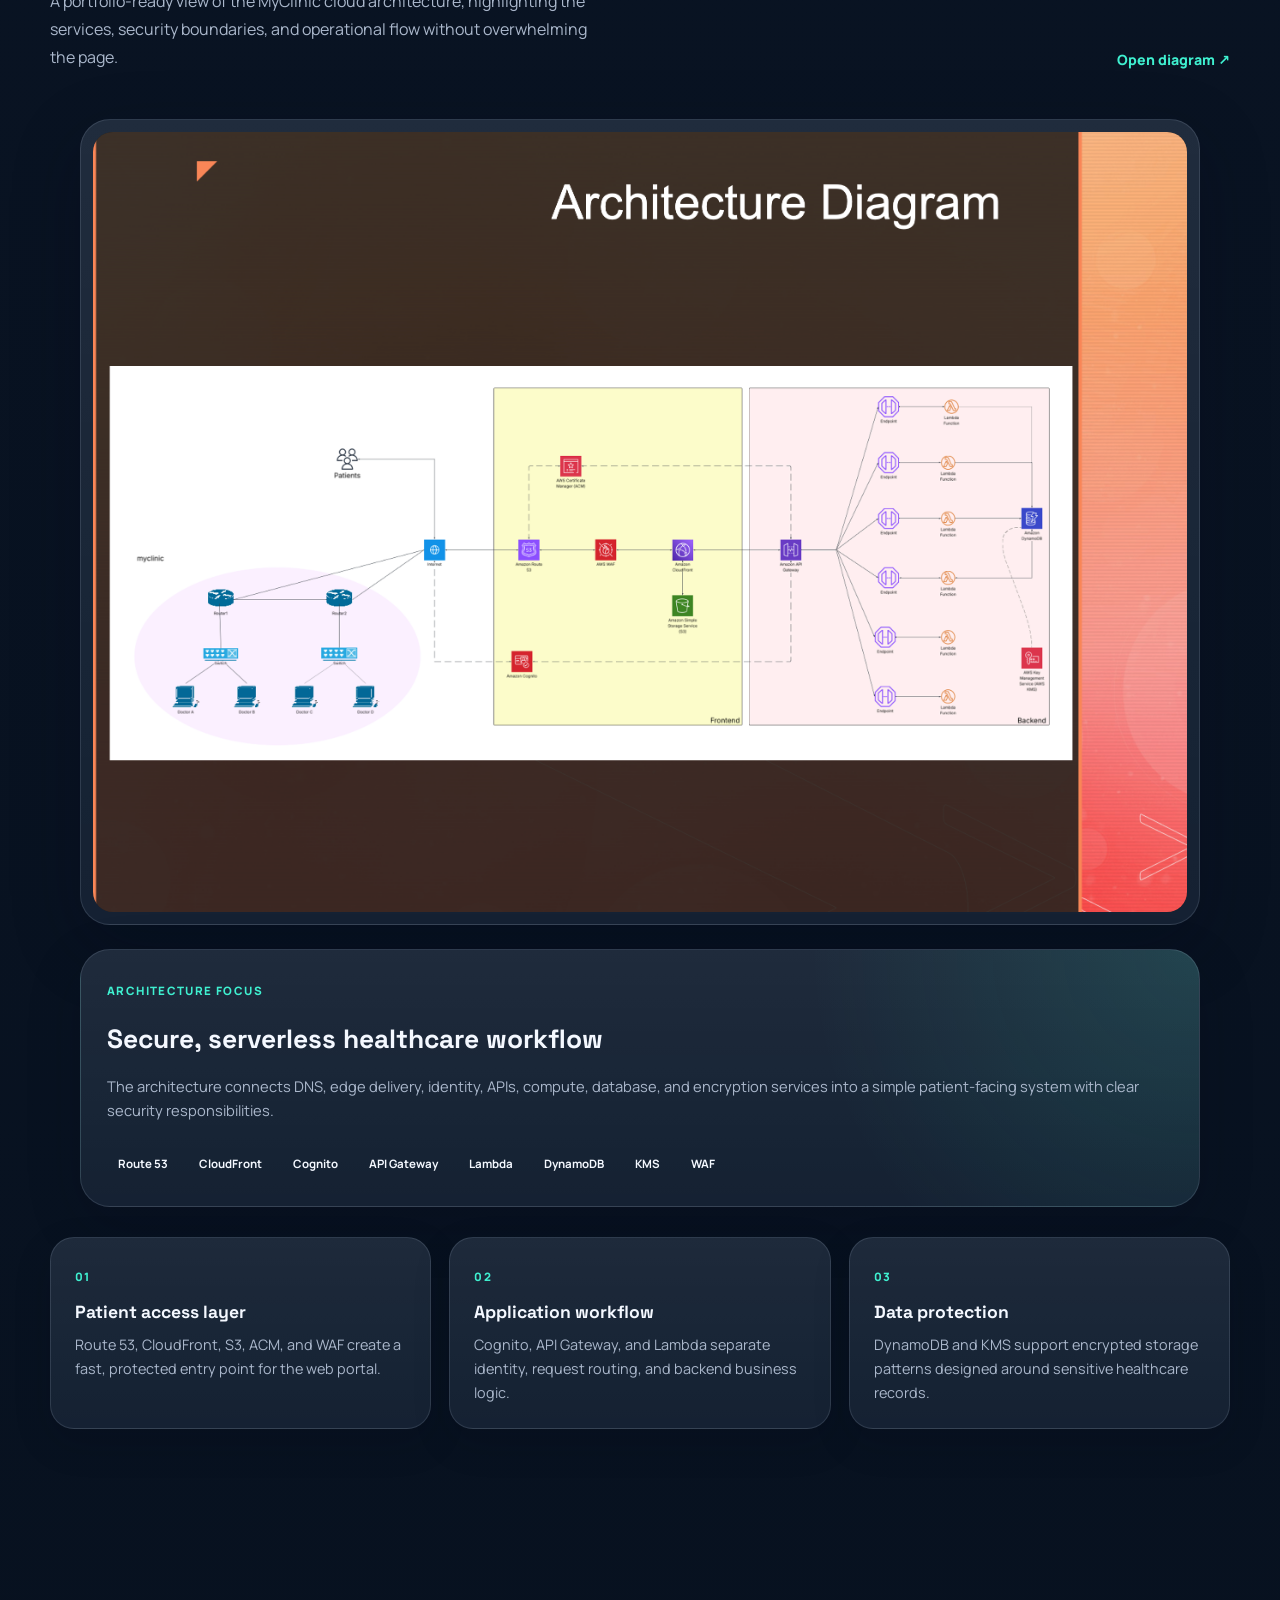
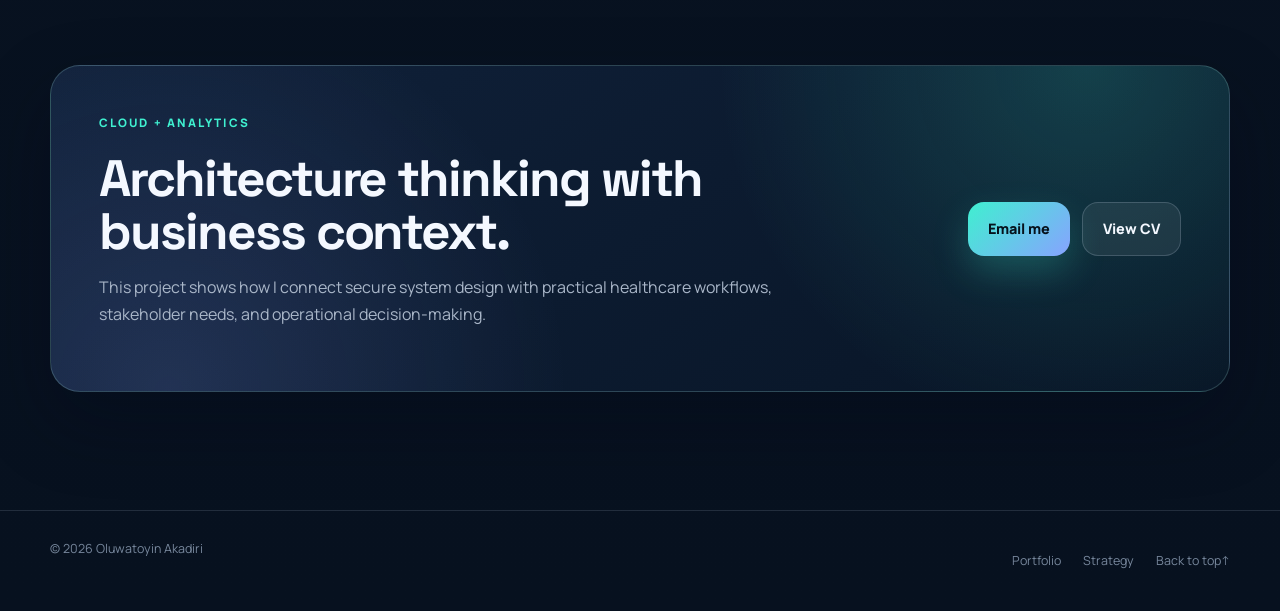
<file: cloud.html>
<!doctype html>
<html lang="en">
<head>
  <meta charset="utf-8" />
  <meta name="viewport" content="width=device-width, initial-scale=1" />
  <meta name="description" content="MyClinic secure healthcare cloud architecture by Oluwatoyin Akadiri, featuring AWS serverless design, identity, encryption, WAF, API Gateway, Lambda, DynamoDB, CloudFront, and Route 53." />
  <meta name="theme-color" content="#07111f" />
  <title>Cloud Architecture | Oluwatoyin Akadiri</title>
  <link rel="icon" type="image/svg+xml" href="assets/favicon.svg?v=8" />
  <link rel="preconnect" href="https://fonts.googleapis.com" />
  <link rel="preconnect" href="https://fonts.gstatic.com" crossorigin />
  <link href="https://fonts.googleapis.com/css2?family=Manrope:wght@400;500;600;700;800&family=Space+Grotesk:wght@500;600;700&display=swap" rel="stylesheet" />
  <link rel="stylesheet" href="styles.css?v=8" />
</head>
<body class="cloud-page">
  <a class="skip-link" href="#main">Skip to content</a>
  <header class="site-header" id="top">
    <nav class="nav container" aria-label="Primary navigation">
      <a class="brand" href="index.html#top" aria-label="Return to Oluwatoyin Akadiri portfolio home">
        <span class="brand-mark" aria-hidden="true"><img src="assets/oa-logo.svg?v=8" alt="" width="64" height="64" /></span>
        <span class="brand-copy"><strong>Oluwatoyin Akadiri</strong><small>Data Analyst</small></span>
      </a>
      <button class="menu-toggle" type="button" aria-expanded="false" aria-controls="nav-links" aria-label="Open navigation menu">
        <span></span><span></span><span></span>
      </button>
      <div class="nav-links" id="nav-links">
        <a href="index.html#about">About</a>
        <a href="index.html#projects">Projects</a>
        <a href="strategy.html">Strategy</a>
        <a class="active" href="cloud.html" aria-current="page">Cloud</a>
        <a href="index.html#experience">Experience</a>
        <a href="index.html#skills">Skills</a>
        <a href="index.html#contact">Contact</a>
        <button class="theme-toggle" type="button" aria-label="Switch color theme" aria-pressed="false"><span class="theme-icon" aria-hidden="true"><svg viewBox="0 0 24 24"><path d="M12 3a9 9 0 1 0 9 9c0-.46-.04-.91-.1-1.35A7 7 0 0 1 12 3Z" /></svg></span> Theme</button>
        <a class="nav-cta" href="assets/Oluwatoyin_Akadiri_CV.pdf" target="_blank" rel="noopener">View CV</a>
      </div>
    </nav>
  </header>

  <main id="main">
    <section class="cloud-hero section">
      <div class="hero-glow glow-one"></div>
      <div class="hero-glow glow-two"></div>
      <div class="container cloud-hero-grid">
        <div class="cloud-hero-copy reveal">
          <p class="eyebrow"><span class="status-dot"></span> AWS cloud architecture & healthcare security</p>
          <h1>Secure serverless architecture for a patient portal.</h1>
          <p class="hero-lead">MyClinic is a healthcare cloud architecture concept designed for secure patient access, appointment workflows, and authorized clinical updates. The solution uses AWS services to balance security, scalability, availability, and low operational overhead.</p>
          <div class="hero-actions">
            <a class="button button-primary" href="#architecture">Explore architecture <span aria-hidden="true">→</span></a>
            <a class="button button-secondary" href="index.html#projects">Back to projects</a>
          </div>
        </div>
        <div class="cloud-hero-visual reveal delay-one" aria-label="3D AWS architecture illustration">
          <div class="cloud-3d-stage">
            <div class="cloud-grid-floor"></div>
            <div class="cloud-orbit orbit-one"></div>
            <div class="cloud-orbit orbit-two"></div>
            <div class="cloud-orbit orbit-three"></div>
            <div class="cloud-cube cube-core"><span>API</span><small>Gateway</small></div>
            <div class="cloud-cube cube-compute"><span>λ</span><small>Lambda</small></div>
            <div class="cloud-cube cube-data"><span>DB</span><small>DynamoDB</small></div>
            <div class="cloud-node node-route">Route 53</div>
            <div class="cloud-node node-edge">CloudFront + S3</div>
            <div class="cloud-node node-auth">Cognito</div>
            <div class="cloud-node node-sec">WAF · KMS · ACM</div>
            <div class="cloud-beam beam-one"></div>
            <div class="cloud-beam beam-two"></div>
            <div class="cloud-beam beam-three"></div>
          </div>
        </div>
      </div>
    </section>

    <section class="section section-light">
      <div class="container cloud-metric-grid">
        <article class="reveal"><span>Front door</span><strong>Route 53 + CloudFront</strong><p>Routes traffic globally and accelerates static portal delivery with edge caching.</p></article>
        <article class="reveal delay-one"><span>Identity</span><strong>Cognito</strong><p>Controls patient and staff authentication with managed identity flows.</p></article>
        <article class="reveal"><span>Compute</span><strong>API Gateway + Lambda</strong><p>Handles portal requests through serverless APIs and event-driven processing.</p></article>
        <article class="reveal delay-one"><span>Protection</span><strong>WAF + KMS + ACM</strong><p>Adds perimeter filtering, encryption, and TLS certificate management.</p></article>
      </div>
    </section>

    <section class="section" id="architecture">
      <div class="container">
        <div class="section-heading heading-row reveal">
          <div>
            <p class="eyebrow">Architecture layers</p>
            <h2>Designed like a secure healthcare system, not just a diagram.</h2>
          </div>
        </div>
        <div class="cloud-layer-grid">
          <article class="cloud-layer-card reveal">
            <span>01</span>
            <h3>Access & delivery layer</h3>
            <p>Route 53, CloudFront, and S3 provide reliable entry, fast static delivery, and a clean separation between public assets and protected application workflows.</p>
          </article>
          <article class="cloud-layer-card reveal delay-one">
            <span>02</span>
            <h3>Application layer</h3>
            <p>API Gateway exposes controlled endpoints while Lambda runs appointment, records, and clinical-update logic without maintaining servers.</p>
          </article>
          <article class="cloud-layer-card reveal">
            <span>03</span>
            <h3>Data layer</h3>
            <p>DynamoDB supports scalable patient and appointment data patterns, with KMS-backed encryption for sensitive information.</p>
          </article>
          <article class="cloud-layer-card reveal delay-one">
            <span>04</span>
            <h3>Security & governance layer</h3>
            <p>Cognito, IAM, ACM, WAF, and encryption controls protect identities, traffic, APIs, and stored data across the portal.</p>
          </article>
        </div>
      </div>
    </section>

    <section class="section section-light">
      <div class="container cloud-security-grid">
        <div class="section-heading reveal">
          <p class="eyebrow">Security design</p>
          <h2>Controls mapped to healthcare data protection needs.</h2>
        </div>
        <div class="cloud-security-list reveal delay-one">
          <article><strong>Identity-first access</strong><p>Separate patient and staff access paths with Cognito-managed authentication and role-aware API access.</p></article>
          <article><strong>Encrypted data handling</strong><p>Use KMS-backed encryption for sensitive records and secure transport with ACM-managed TLS certificates.</p></article>
          <article><strong>API and edge protection</strong><p>Use WAF filtering, API Gateway throttling patterns, and CloudFront edge delivery to reduce exposure.</p></article>
          <article><strong>Operational resilience</strong><p>Serverless services reduce patching burden while scaling automatically with patient portal traffic.</p></article>
        </div>
      </div>
    </section>

    <section class="section cloud-architecture-section" id="architecture-diagram">
      <div class="container">
        <div class="section-heading heading-row reveal">
          <div>
            <p class="eyebrow">Original architecture diagram</p>
            <h2>A focused AWS service map for a secure patient portal.</h2>
            <p class="section-subtext">A portfolio-ready view of the MyClinic cloud architecture, highlighting the services, security boundaries, and operational flow without overwhelming the page.</p>
          </div>
          <a class="text-link" href="assets/myclinic-architecture-diagram.png" target="_blank" rel="noopener">Open diagram <span>↗</span></a>
        </div>
        <div class="cloud-diagram-feature cloud-architecture-showcase reveal">
          <div class="cloud-diagram-card">
            <img src="assets/myclinic-architecture-diagram.png" alt="AWS architecture diagram for the MyClinic patient portal" loading="lazy" width="2551" height="1819" />
          </div>
          <div class="cloud-diagram-summary">
            <span>Architecture focus</span>
            <h3>Secure, serverless healthcare workflow</h3>
            <p>The architecture connects DNS, edge delivery, identity, APIs, compute, database, and encryption services into a simple patient-facing system with clear security responsibilities.</p>
            <div class="tag-row"><span>Route 53</span><span>CloudFront</span><span>Cognito</span><span>API Gateway</span><span>Lambda</span><span>DynamoDB</span><span>KMS</span><span>WAF</span></div>
          </div>
        </div>
        <div class="cloud-proof-grid reveal delay-one" aria-label="MyClinic architecture highlights">
          <article>
            <span>01</span>
            <h3>Patient access layer</h3>
            <p>Route 53, CloudFront, S3, ACM, and WAF create a fast, protected entry point for the web portal.</p>
          </article>
          <article>
            <span>02</span>
            <h3>Application workflow</h3>
            <p>Cognito, API Gateway, and Lambda separate identity, request routing, and backend business logic.</p>
          </article>
          <article>
            <span>03</span>
            <h3>Data protection</h3>
            <p>DynamoDB and KMS support encrypted storage patterns designed around sensitive healthcare records.</p>
          </article>
        </div>
      </div>
    </section>

    <section class="section contact-section">
      <div class="container contact-card reveal">
        <div>
          <p class="eyebrow">Cloud + analytics</p>
          <h2>Architecture thinking with business context.</h2>
          <p>This project shows how I connect secure system design with practical healthcare workflows, stakeholder needs, and operational decision-making.</p>
        </div>
        <div class="contact-actions">
          <a class="button button-primary" href="mailto:oluwatoyincyprus@gmail.com">Email me</a>
          <a class="button button-secondary" href="assets/Oluwatoyin_Akadiri_CV.pdf" target="_blank" rel="noopener">View CV</a>
        </div>
      </div>
    </section>
  </main>

  <footer class="site-footer">
    <div class="container footer-row">
      <span>© <span id="year"></span> Oluwatoyin Akadiri</span>
      <div>
        <a href="index.html#top">Portfolio</a>
        <a href="strategy.html">Strategy</a>
        <a id="back-to-top" href="#top">Back to top <span aria-hidden="true">↑</span></a>
      </div>
    </div>
  </footer>
  <script src="script.js?v=8"></script>
</body>
</html>
</file>
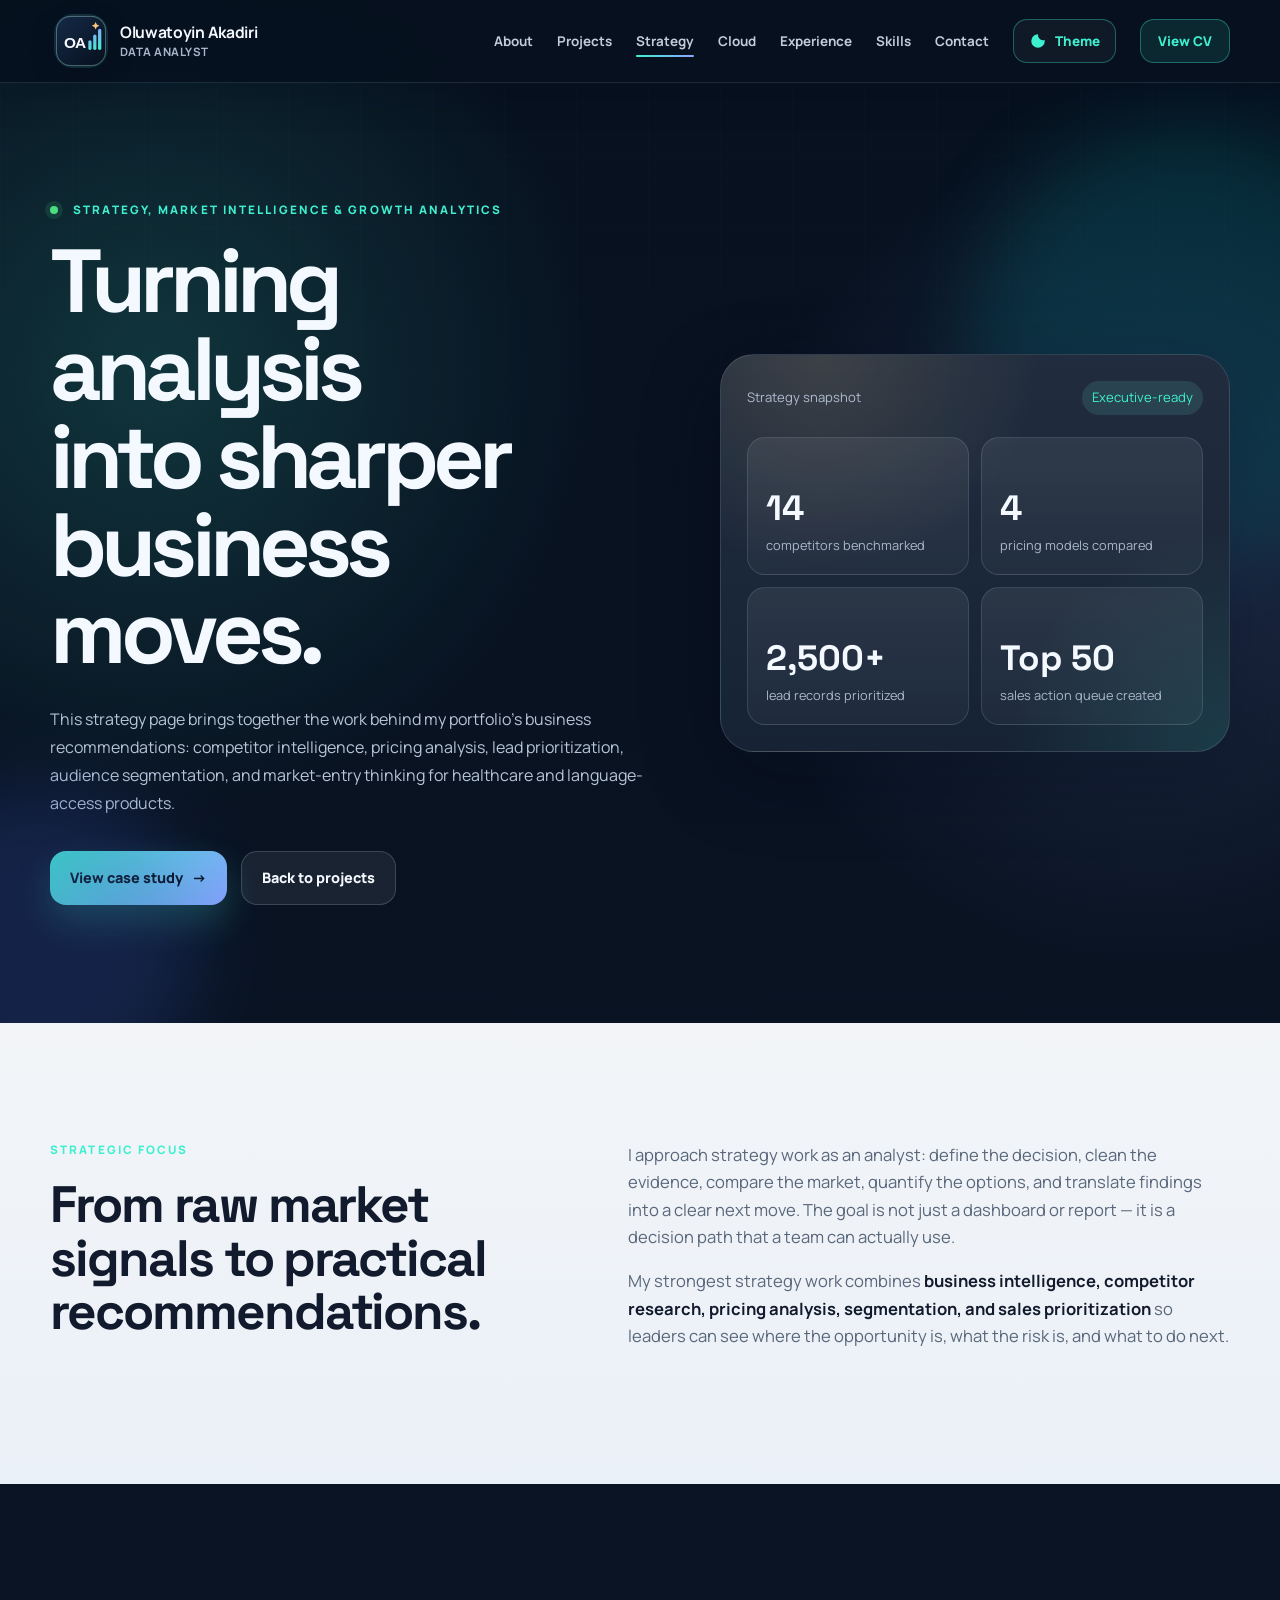
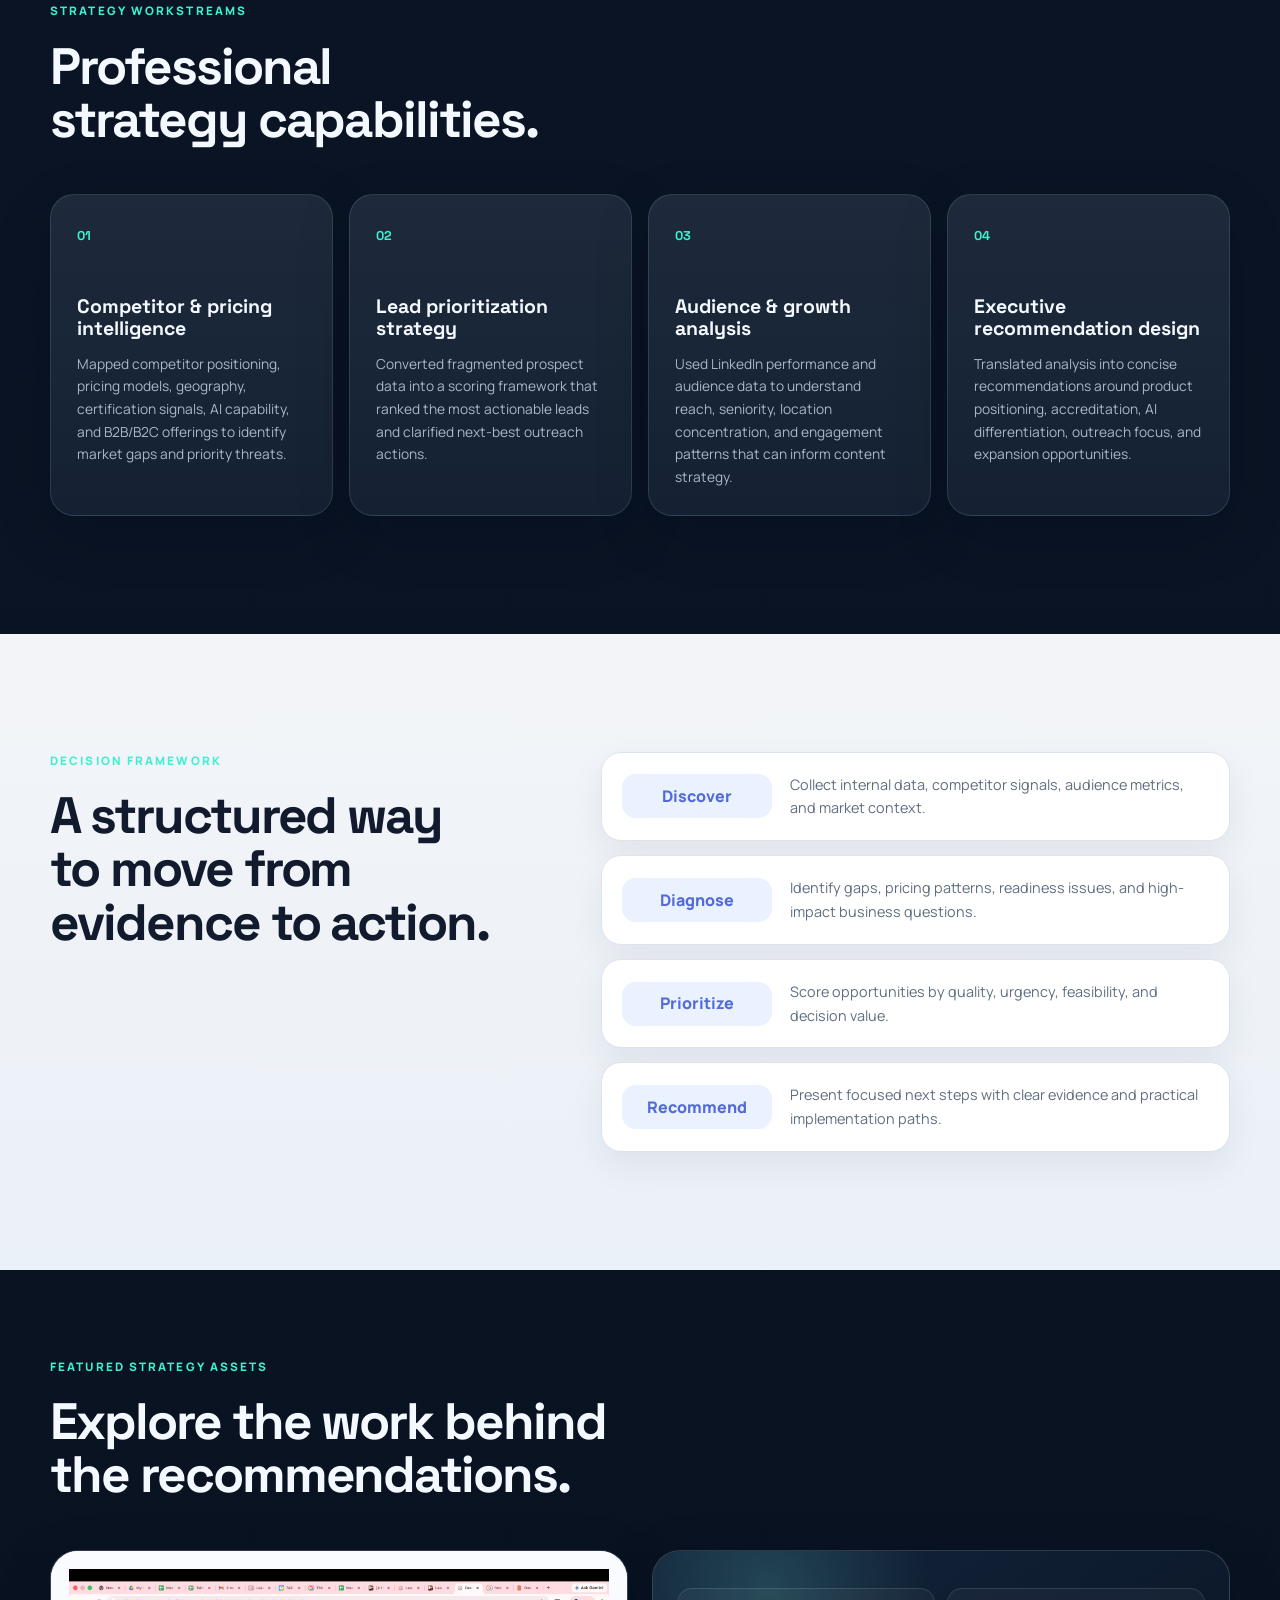
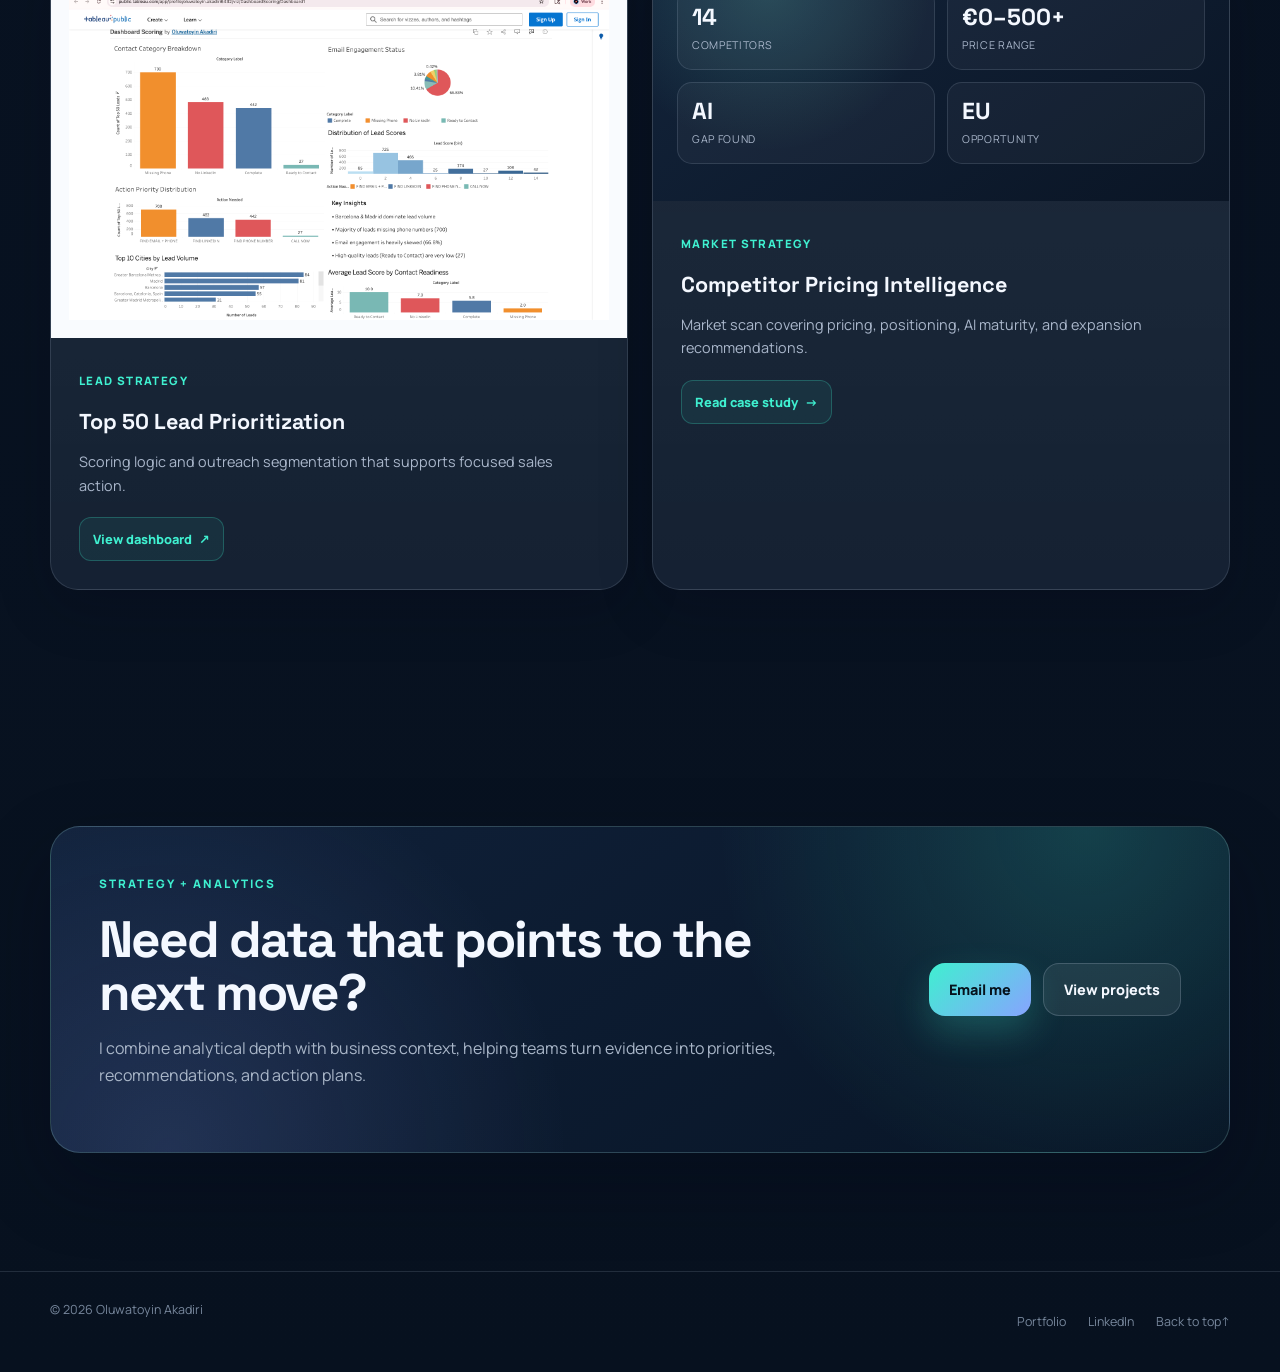
<file: strategy.html>
<!doctype html>
<html lang="en">
<head>
  <meta charset="utf-8" />
  <meta name="viewport" content="width=device-width, initial-scale=1" />
  <meta name="description" content="Strategy work by Oluwatoyin Akadiri, covering competitor intelligence, lead prioritization, healthcare market analysis, and business recommendations." />
  <meta name="theme-color" content="#07111f" />
  <title>Strategy Work | Oluwatoyin Akadiri</title>
  <link rel="icon" type="image/svg+xml" href="assets/favicon.svg?v=8" />
  <link rel="preconnect" href="https://fonts.googleapis.com" />
  <link rel="preconnect" href="https://fonts.gstatic.com" crossorigin />
  <link href="https://fonts.googleapis.com/css2?family=Manrope:wght@400;500;600;700;800&family=Space+Grotesk:wght@500;600;700&display=swap" rel="stylesheet" />
  <link rel="stylesheet" href="styles.css?v=8" />
</head>
<body class="strategy-page">
  <a class="skip-link" href="#main">Skip to content</a>
  <header class="site-header" id="top">
    <nav class="nav container" aria-label="Primary navigation">
      <a class="brand" href="index.html#top" aria-label="Return to Oluwatoyin Akadiri portfolio home">
        <span class="brand-mark" aria-hidden="true"><img src="assets/oa-logo.svg?v=8" alt="" width="64" height="64" /></span>
        <span class="brand-copy"><strong>Oluwatoyin Akadiri</strong><small>Data Analyst</small></span>
      </a>
      <button class="menu-toggle" type="button" aria-expanded="false" aria-controls="nav-links" aria-label="Open navigation menu">
        <span></span><span></span><span></span>
      </button>
      <div class="nav-links" id="nav-links">
        <a href="index.html#about">About</a>
        <a href="index.html#projects">Projects</a>
        <a class="active" href="strategy.html" aria-current="page">Strategy</a>
        <a href="cloud.html">Cloud</a>
        <a href="index.html#experience">Experience</a>
        <a href="index.html#skills">Skills</a>
        <a href="index.html#contact">Contact</a>
        <button class="theme-toggle" type="button" aria-label="Switch color theme" aria-pressed="false"><span class="theme-icon" aria-hidden="true"><svg viewBox="0 0 24 24"><path d="M12 3a9 9 0 1 0 9 9c0-.46-.04-.91-.1-1.35A7 7 0 0 1 12 3Z" /></svg></span> Theme</button>
        <a class="nav-cta" href="assets/Oluwatoyin_Akadiri_CV.pdf" target="_blank" rel="noopener">View CV</a>
      </div>
    </nav>
  </header>

  <main id="main">
    <section class="strategy-hero section">
      <div class="hero-glow glow-one"></div>
      <div class="hero-glow glow-two"></div>
      <div class="container strategy-hero-grid">
        <div class="strategy-hero-copy reveal">
          <p class="eyebrow"><span class="status-dot"></span> Strategy, market intelligence & growth analytics</p>
          <h1>Turning analysis into sharper business moves.</h1>
          <p class="hero-lead">This strategy page brings together the work behind my portfolio’s business recommendations: competitor intelligence, pricing analysis, lead prioritization, audience segmentation, and market-entry thinking for healthcare and language-access products.</p>
          <div class="hero-actions">
            <a class="button button-primary" href="case-studies/competitor-market-intelligence.html">View case study <span aria-hidden="true">→</span></a>
            <a class="button button-secondary" href="index.html#projects">Back to projects</a>
          </div>
        </div>
        <div class="strategy-scorecard reveal delay-one" aria-label="Strategy impact scorecard">
          <div class="panel-top">
            <span>Strategy snapshot</span>
            <span class="live-chip">Executive-ready</span>
          </div>
          <div class="strategy-score-grid">
            <article><strong>14</strong><span>competitors benchmarked</span></article>
            <article><strong>4</strong><span>pricing models compared</span></article>
            <article><strong>2,500+</strong><span>lead records prioritized</span></article>
            <article><strong>Top 50</strong><span>sales action queue created</span></article>
          </div>
        </div>
      </div>
    </section>

    <section class="section section-light">
      <div class="container strategy-feature-grid">
        <div class="section-heading reveal">
          <p class="eyebrow">Strategic focus</p>
          <h2>From raw market signals to practical recommendations.</h2>
        </div>
        <div class="strategy-feature-copy reveal delay-one">
          <p>I approach strategy work as an analyst: define the decision, clean the evidence, compare the market, quantify the options, and translate findings into a clear next move. The goal is not just a dashboard or report — it is a decision path that a team can actually use.</p>
          <p>My strongest strategy work combines <strong>business intelligence, competitor research, pricing analysis, segmentation, and sales prioritization</strong> so leaders can see where the opportunity is, what the risk is, and what to do next.</p>
        </div>
      </div>
    </section>

    <section class="section">
      <div class="container">
        <div class="section-heading heading-row reveal">
          <div>
            <p class="eyebrow">Strategy workstreams</p>
            <h2>Professional strategy capabilities.</h2>
          </div>
        </div>
        <div class="strategy-workstream-grid">
          <article class="strategy-workstream reveal">
            <span>01</span>
            <h3>Competitor & pricing intelligence</h3>
            <p>Mapped competitor positioning, pricing models, geography, certification signals, AI capability, and B2B/B2C offerings to identify market gaps and priority threats.</p>
          </article>
          <article class="strategy-workstream reveal delay-one">
            <span>02</span>
            <h3>Lead prioritization strategy</h3>
            <p>Converted fragmented prospect data into a scoring framework that ranked the most actionable leads and clarified next-best outreach actions.</p>
          </article>
          <article class="strategy-workstream reveal">
            <span>03</span>
            <h3>Audience & growth analysis</h3>
            <p>Used LinkedIn performance and audience data to understand reach, seniority, location concentration, and engagement patterns that can inform content strategy.</p>
          </article>
          <article class="strategy-workstream reveal delay-one">
            <span>04</span>
            <h3>Executive recommendation design</h3>
            <p>Translated analysis into concise recommendations around product positioning, accreditation, AI differentiation, outreach focus, and expansion opportunities.</p>
          </article>
        </div>
      </div>
    </section>

    <section class="section section-light">
      <div class="container strategy-roadmap">
        <div class="section-heading reveal">
          <p class="eyebrow">Decision framework</p>
          <h2>A structured way to move from evidence to action.</h2>
        </div>
        <div class="strategy-steps reveal delay-one">
          <article><span>Discover</span><p>Collect internal data, competitor signals, audience metrics, and market context.</p></article>
          <article><span>Diagnose</span><p>Identify gaps, pricing patterns, readiness issues, and high-impact business questions.</p></article>
          <article><span>Prioritize</span><p>Score opportunities by quality, urgency, feasibility, and decision value.</p></article>
          <article><span>Recommend</span><p>Present focused next steps with clear evidence and practical implementation paths.</p></article>
        </div>
      </div>
    </section>

    <section class="section strategy-proof-section">
      <div class="container">
        <div class="section-heading heading-row reveal">
          <div>
            <p class="eyebrow">Featured strategy assets</p>
            <h2>Explore the work behind the recommendations.</h2>
          </div>
        </div>
        <div class="strategy-asset-grid">
          <article class="strategy-asset-card reveal">
            <div class="project-image image-dashboard">
              <img src="assets/tableau-lead-scoring-dashboard.png" alt="Top 50 lead prioritization Tableau dashboard" loading="lazy" decoding="async" width="3420" height="2224" />
            </div>
            <div>
              <span>Lead strategy</span>
              <h3>Top 50 Lead Prioritization</h3>
              <p>Scoring logic and outreach segmentation that supports focused sales action.</p>
              <a class="project-link" href="https://public.tableau.com/app/profile/oluwatoyin.akadiri6432/viz/DashboardScoring/Dashboard1" target="_blank" rel="noopener">View dashboard <span aria-hidden="true">↗</span></a>
            </div>
          </article>
          <article class="strategy-asset-card reveal delay-one">
            <div class="project-visual visual-market market-intelligence-visual" aria-hidden="true">
              <div class="market-stat-grid">
                <span><strong>14</strong><small>competitors</small></span>
                <span><strong>€0–500+</strong><small>price range</small></span>
                <span><strong>AI</strong><small>gap found</small></span>
                <span><strong>EU</strong><small>opportunity</small></span>
              </div>
            </div>
            <div>
              <span>Market strategy</span>
              <h3>Competitor Pricing Intelligence</h3>
              <p>Market scan covering pricing, positioning, AI maturity, and expansion recommendations.</p>
              <a class="project-link" href="case-studies/competitor-market-intelligence.html">Read case study <span aria-hidden="true">→</span></a>
            </div>
          </article>
        </div>
      </div>
    </section>

    <section class="section contact-section">
      <div class="container contact-card reveal">
        <div>
          <p class="eyebrow">Strategy + analytics</p>
          <h2>Need data that points to the next move?</h2>
          <p>I combine analytical depth with business context, helping teams turn evidence into priorities, recommendations, and action plans.</p>
        </div>
        <div class="contact-actions">
          <a class="button button-primary" href="mailto:oluwatoyincyprus@gmail.com">Email me</a>
          <a class="button button-secondary" href="index.html#projects">View projects</a>
        </div>
      </div>
    </section>
  </main>

  <footer class="site-footer">
    <div class="container footer-row">
      <span>© <span id="year"></span> Oluwatoyin Akadiri</span>
      <div>
        <a href="index.html#top">Portfolio</a>
        <a href="https://www.linkedin.com/in/oluwatoyin-akadiri/" target="_blank" rel="noopener">LinkedIn</a>
        <a id="back-to-top" href="#top">Back to top <span aria-hidden="true">↑</span></a>
      </div>
    </div>
  </footer>
  <script src="script.js?v=8"></script>
</body>
</html>
</file>
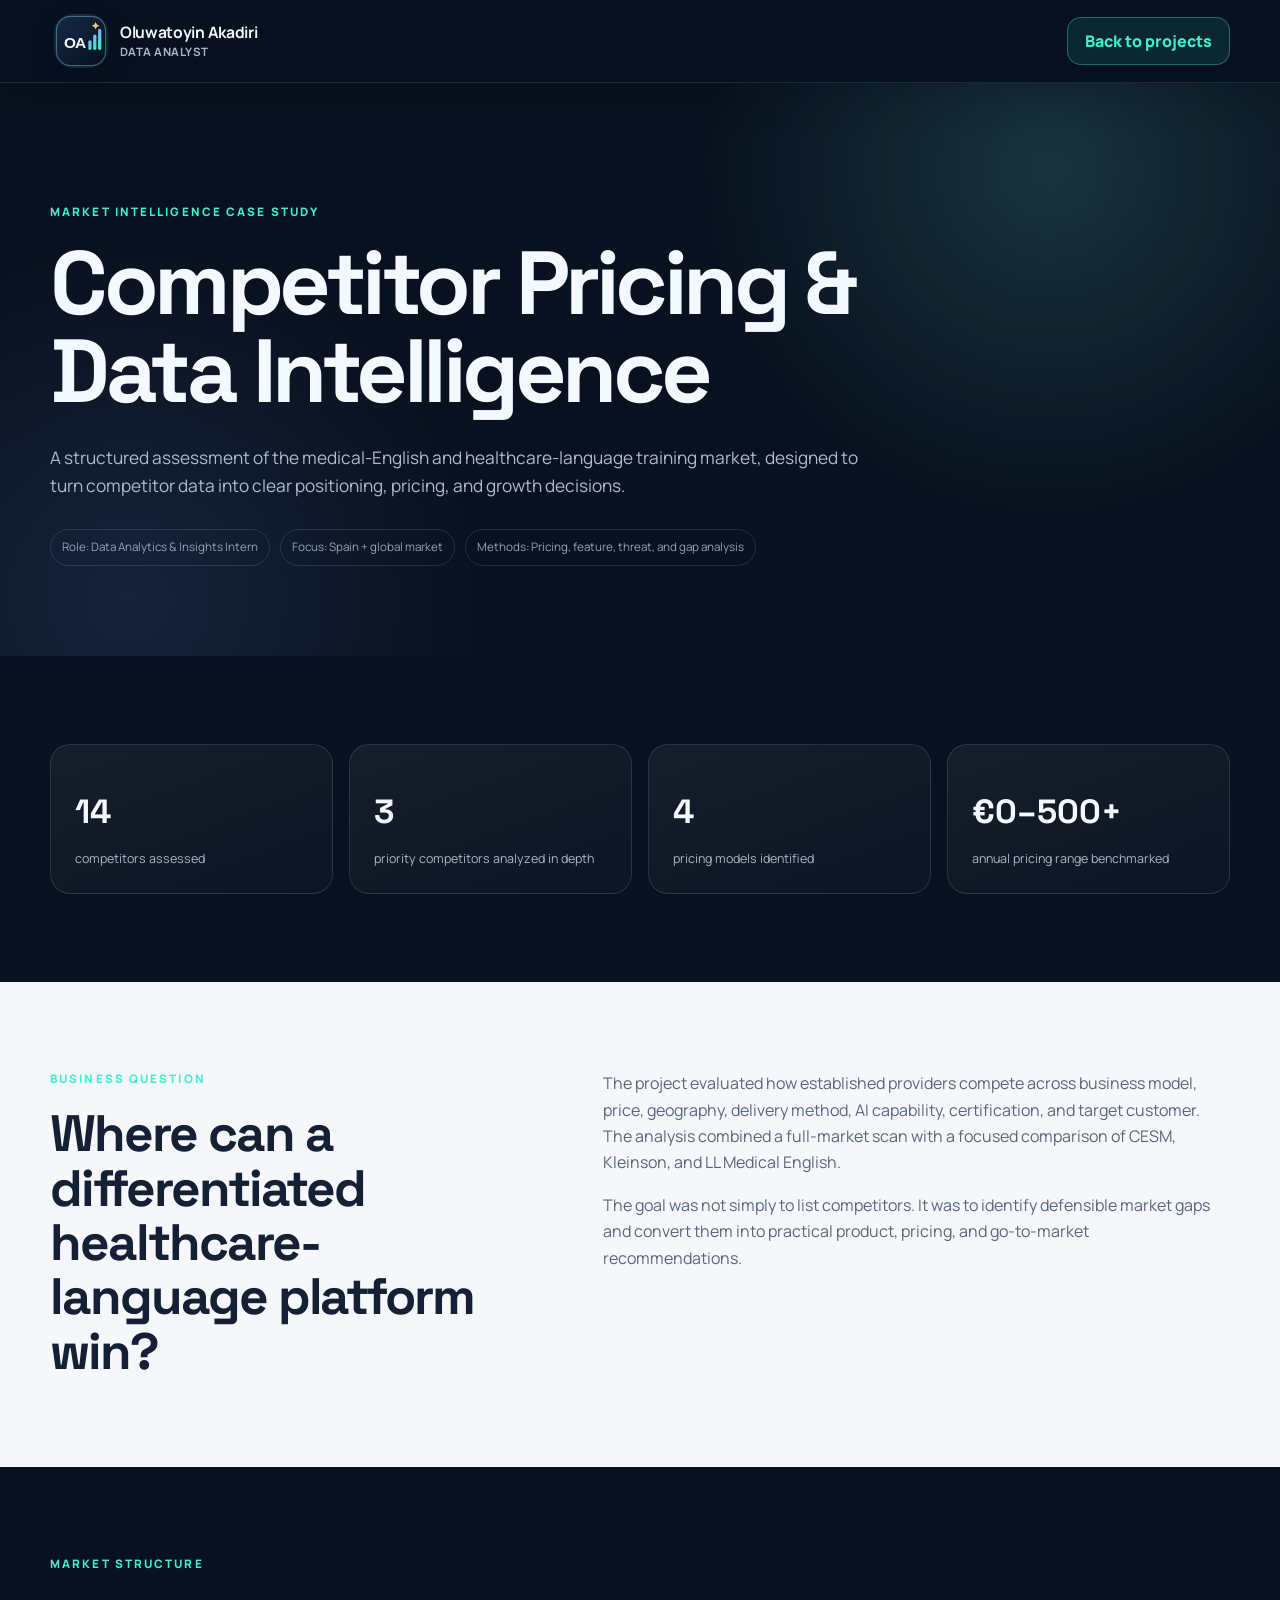
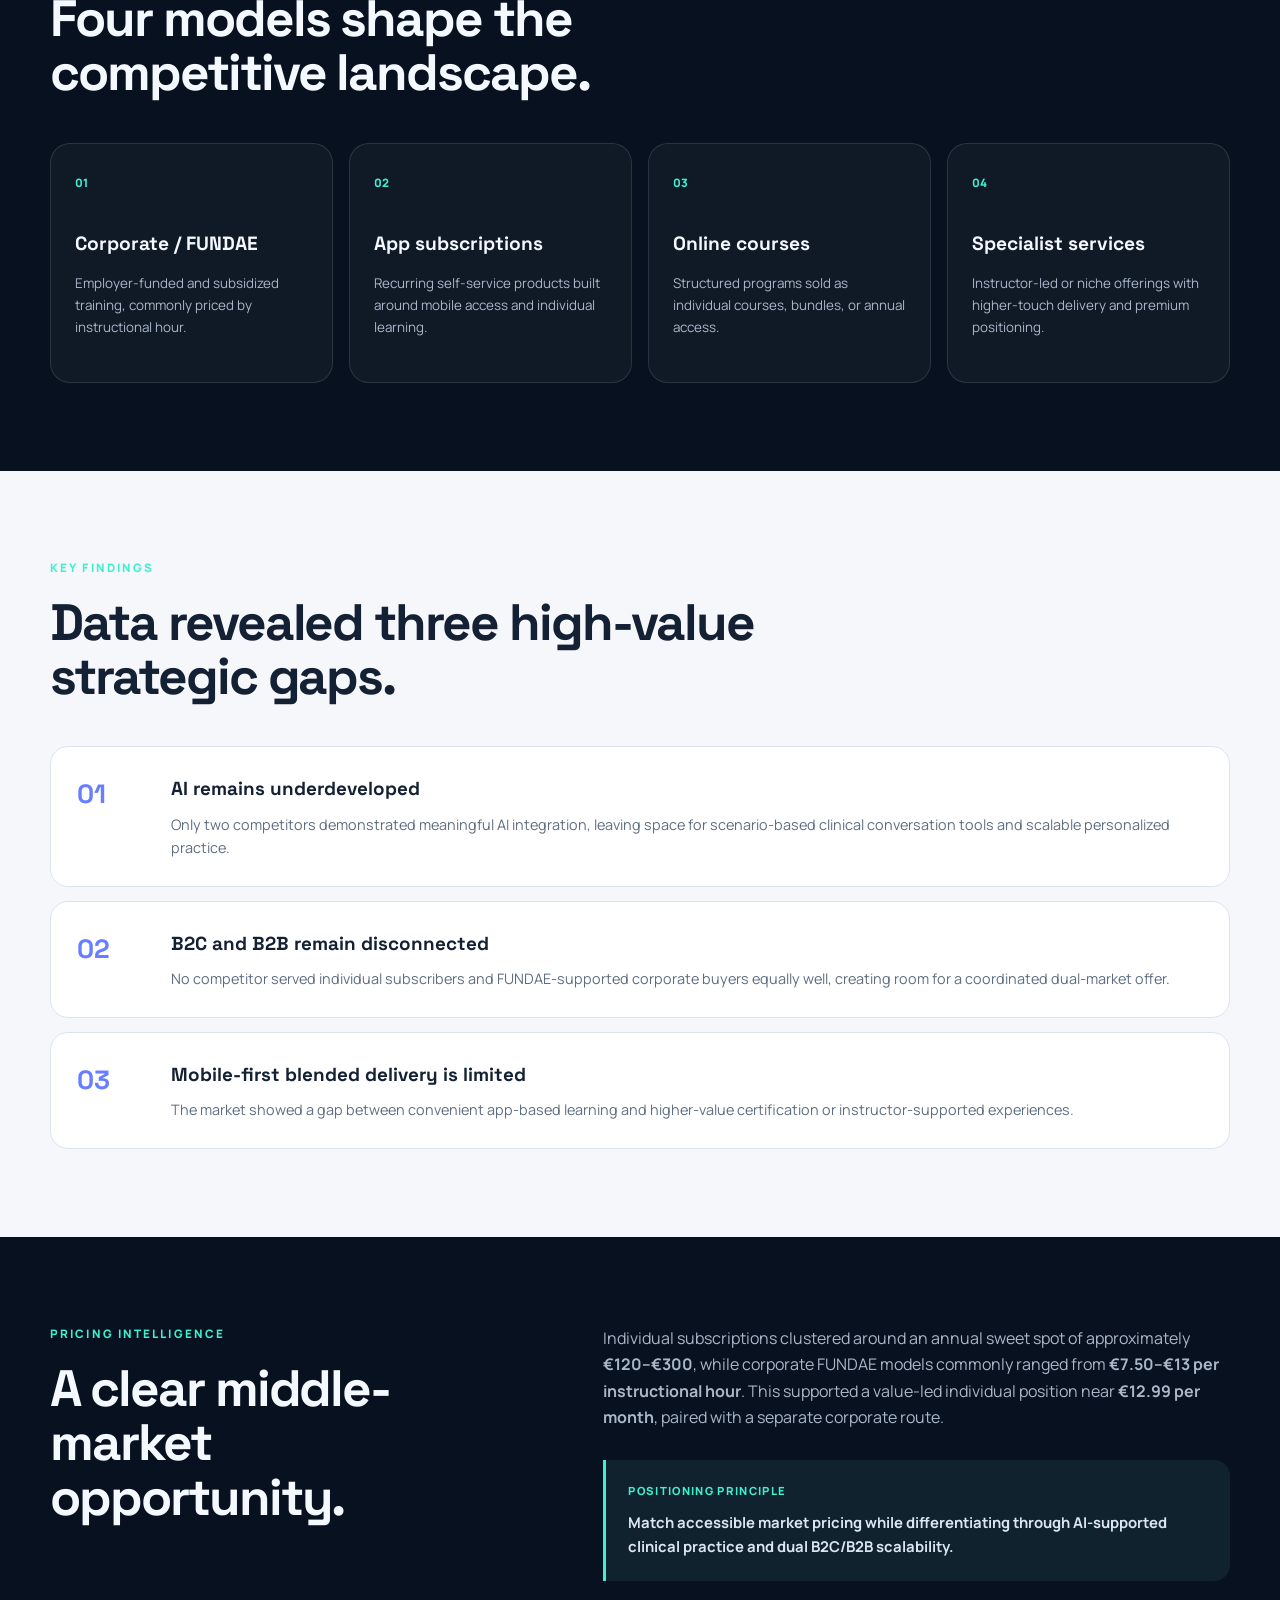
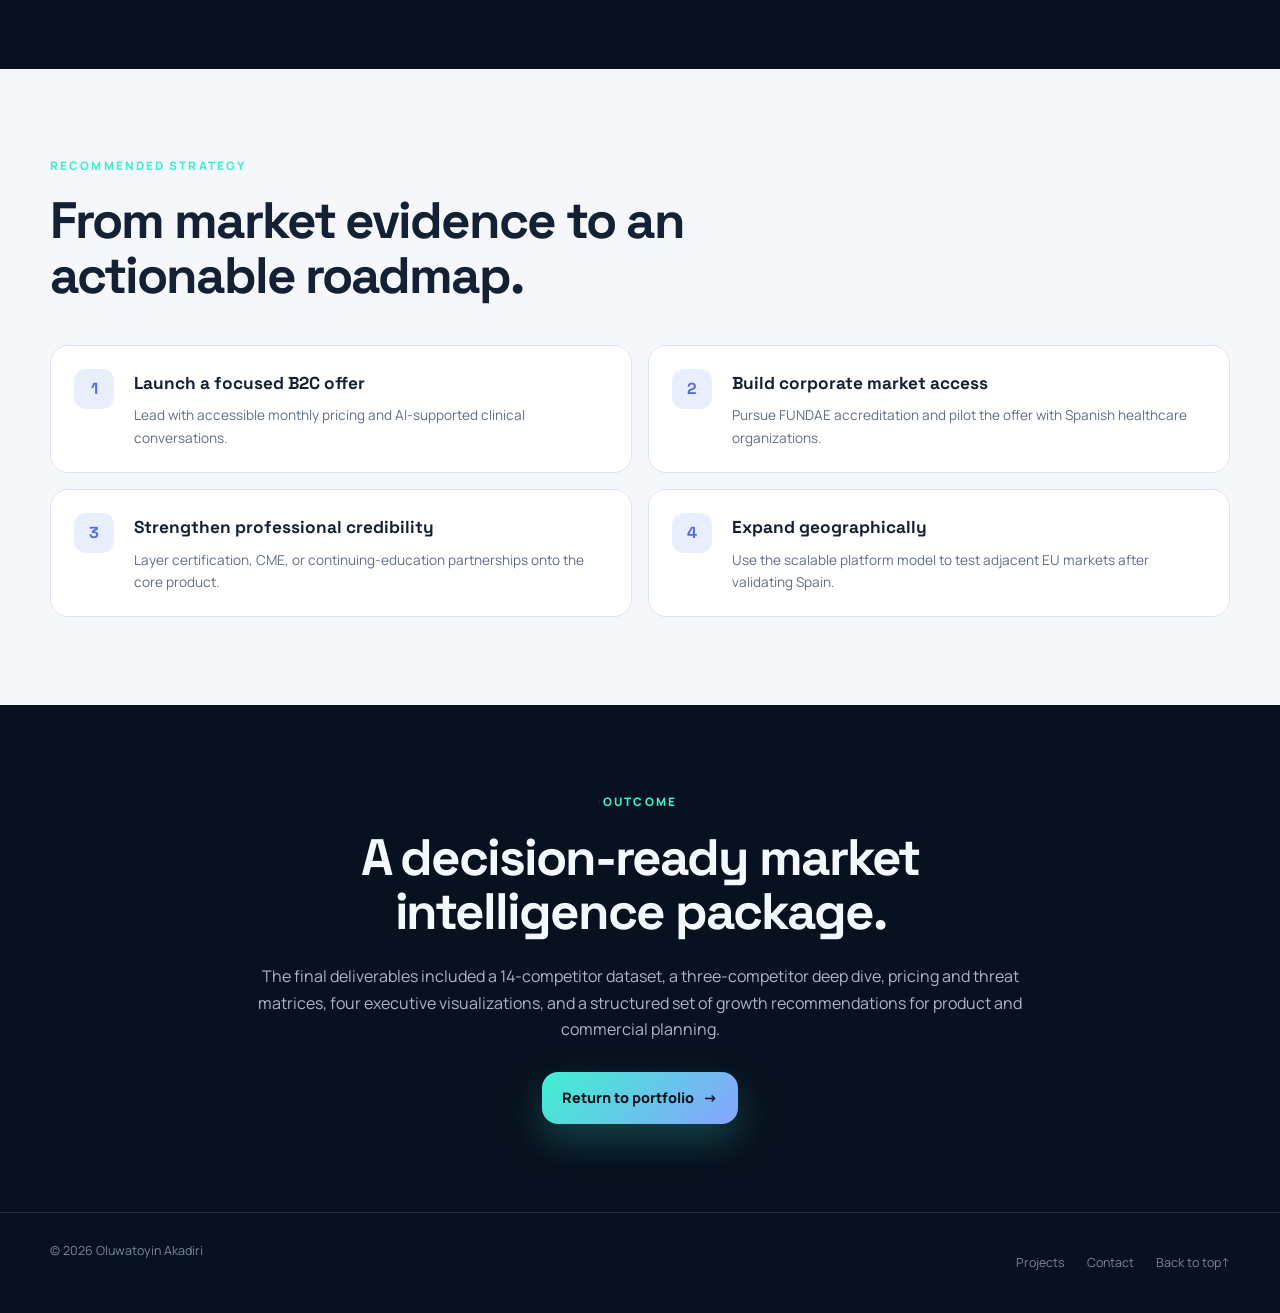
<file: case-studies/competitor-market-intelligence.html>
<!doctype html>
<html lang="en">
<head>
  <meta charset="utf-8" />
  <meta name="viewport" content="width=device-width, initial-scale=1" />
  <meta name="description" content="Competitor market intelligence case study by Oluwatoyin Akadiri, covering pricing, market structure, strategic gaps, and actionable recommendations." />
  <meta name="theme-color" content="#07111f" />
  <title>Competitor Market Intelligence | Oluwatoyin Akadiri</title>
  <link rel="icon" type="image/svg+xml" href="../assets/favicon.svg?v=8" />
  <link rel="preconnect" href="https://fonts.googleapis.com" />
  <link rel="preconnect" href="https://fonts.gstatic.com" crossorigin />
  <link href="https://fonts.googleapis.com/css2?family=Manrope:wght@400;500;600;700;800&amp;family=Space+Grotesk:wght@500;600;700&amp;display=swap" rel="stylesheet" />
  <link rel="stylesheet" href="../styles.css?v=8" />
</head>
<body class="case-study-page">
  <a class="skip-link" href="#case-main">Skip to content</a>
  <header class="site-header" id="top">
    <nav class="nav container" aria-label="Case study navigation">
      <a class="brand" href="../index.html#top" aria-label="Return to Oluwatoyin Akadiri portfolio home">
        <span class="brand-mark" aria-hidden="true"><img src="../assets/oa-logo.svg?v=8" alt="" width="64" height="64" /></span>
        <span class="brand-copy"><strong>Oluwatoyin Akadiri</strong><small>Data Analyst</small></span>
      </a>
      <a class="nav-cta" href="../index.html#projects">Back to projects</a>
    </nav>
  </header>

  <main id="case-main">
    <section class="case-hero">
      <div class="container">
        <p class="eyebrow">Market intelligence case study</p>
        <h1>Competitor Pricing &amp; Data Intelligence</h1>
        <p class="case-lead">A structured assessment of the medical-English and healthcare-language training market, designed to turn competitor data into clear positioning, pricing, and growth decisions.</p>
        <div class="case-meta"><span>Role: Data Analytics &amp; Insights Intern</span><span>Focus: Spain + global market</span><span>Methods: Pricing, feature, threat, and gap analysis</span></div>
      </div>
    </section>

    <section class="case-section">
      <div class="container">
        <div class="case-metrics" aria-label="Analysis scope">
          <article><strong>14</strong><span>competitors assessed</span></article>
          <article><strong>3</strong><span>priority competitors analyzed in depth</span></article>
          <article><strong>4</strong><span>pricing models identified</span></article>
          <article><strong>€0–500+</strong><span>annual pricing range benchmarked</span></article>
        </div>
      </div>
    </section>

    <section class="case-section case-section-light">
      <div class="container case-grid">
        <div>
          <p class="eyebrow">Business question</p>
          <h2>Where can a differentiated healthcare-language platform win?</h2>
        </div>
        <div class="case-copy">
          <p>The project evaluated how established providers compete across business model, price, geography, delivery method, AI capability, certification, and target customer. The analysis combined a full-market scan with a focused comparison of CESM, Kleinson, and LL Medical English.</p>
          <p>The goal was not simply to list competitors. It was to identify defensible market gaps and convert them into practical product, pricing, and go-to-market recommendations.</p>
        </div>
      </div>
    </section>

    <section class="case-section">
      <div class="container">
        <p class="eyebrow">Market structure</p>
        <h2>Four models shape the competitive landscape.</h2>
        <div class="case-four-grid">
          <article><span>01</span><h3>Corporate / FUNDAE</h3><p>Employer-funded and subsidized training, commonly priced by instructional hour.</p></article>
          <article><span>02</span><h3>App subscriptions</h3><p>Recurring self-service products built around mobile access and individual learning.</p></article>
          <article><span>03</span><h3>Online courses</h3><p>Structured programs sold as individual courses, bundles, or annual access.</p></article>
          <article><span>04</span><h3>Specialist services</h3><p>Instructor-led or niche offerings with higher-touch delivery and premium positioning.</p></article>
        </div>
      </div>
    </section>

    <section class="case-section case-section-light">
      <div class="container">
        <p class="eyebrow">Key findings</p>
        <h2>Data revealed three high-value strategic gaps.</h2>
        <div class="finding-list">
          <article><strong>01</strong><div><h3>AI remains underdeveloped</h3><p>Only two competitors demonstrated meaningful AI integration, leaving space for scenario-based clinical conversation tools and scalable personalized practice.</p></div></article>
          <article><strong>02</strong><div><h3>B2C and B2B remain disconnected</h3><p>No competitor served individual subscribers and FUNDAE-supported corporate buyers equally well, creating room for a coordinated dual-market offer.</p></div></article>
          <article><strong>03</strong><div><h3>Mobile-first blended delivery is limited</h3><p>The market showed a gap between convenient app-based learning and higher-value certification or instructor-supported experiences.</p></div></article>
        </div>
      </div>
    </section>

    <section class="case-section">
      <div class="container case-grid">
        <div>
          <p class="eyebrow">Pricing intelligence</p>
          <h2>A clear middle-market opportunity.</h2>
        </div>
        <div class="case-copy">
          <p>Individual subscriptions clustered around an annual sweet spot of approximately <strong>€120–€300</strong>, while corporate FUNDAE models commonly ranged from <strong>€7.50–€13 per instructional hour</strong>. This supported a value-led individual position near <strong>€12.99 per month</strong>, paired with a separate corporate route.</p>
          <div class="case-callout"><span>Positioning principle</span><strong>Match accessible market pricing while differentiating through AI-supported clinical practice and dual B2C/B2B scalability.</strong></div>
        </div>
      </div>
    </section>

    <section class="case-section case-section-light">
      <div class="container">
        <p class="eyebrow">Recommended strategy</p>
        <h2>From market evidence to an actionable roadmap.</h2>
        <ol class="strategy-list">
          <li><span>1</span><div><h3>Launch a focused B2C offer</h3><p>Lead with accessible monthly pricing and AI-supported clinical conversations.</p></div></li>
          <li><span>2</span><div><h3>Build corporate market access</h3><p>Pursue FUNDAE accreditation and pilot the offer with Spanish healthcare organizations.</p></div></li>
          <li><span>3</span><div><h3>Strengthen professional credibility</h3><p>Layer certification, CME, or continuing-education partnerships onto the core product.</p></div></li>
          <li><span>4</span><div><h3>Expand geographically</h3><p>Use the scalable platform model to test adjacent EU markets after validating Spain.</p></div></li>
        </ol>
      </div>
    </section>

    <section class="case-section">
      <div class="container case-outcome">
        <p class="eyebrow">Outcome</p>
        <h2>A decision-ready market intelligence package.</h2>
        <p>The final deliverables included a 14-competitor dataset, a three-competitor deep dive, pricing and threat matrices, four executive visualizations, and a structured set of growth recommendations for product and commercial planning.</p>
        <a class="button button-primary" href="../index.html#projects">Return to portfolio <span aria-hidden="true">→</span></a>
      </div>
    </section>
  </main>

  <footer class="site-footer"><div class="container footer-row"><span>© <span id="year"></span> Oluwatoyin Akadiri</span><div><a href="../index.html#projects">Projects</a><a href="../index.html#contact">Contact</a><a id="back-to-top" href="#top">Back to top <span aria-hidden="true">↑</span></a></div></div></footer>
  <script src="../script.js?v=8"></script>
</body>
</html>
</file>
<file: styles.css>
:root{
  --ink:#e8eef8;--muted:#9aa9bd;--bg:#08111f;--panel:#0f1b2d;--panel-2:#132238;
  --line:rgba(255,255,255,.10);--accent:#6ee7d8;--accent-2:#7aa2ff;--light:#f5f7fb;
  --light-ink:#142033;--light-muted:#5f6d80;--shadow:0 22px 60px rgba(2,8,23,.22);
  --radius:24px;--container:1180px;
}
*{box-sizing:border-box}html{scroll-behavior:smooth}body{margin:0;font-family:Manrope,system-ui,-apple-system,BlinkMacSystemFont,"Segoe UI",sans-serif;background:var(--bg);color:var(--ink);line-height:1.65}img{max-width:100%;display:block}a{color:inherit;text-decoration:none}button{font:inherit}.container{width:min(var(--container),calc(100% - 40px));margin-inline:auto}.section{position:relative;padding:112px 0}.section-light{background:var(--light);color:var(--light-ink)}.skip-link{position:fixed;left:16px;top:-80px;background:#fff;color:#111;padding:10px 14px;border-radius:8px;z-index:100}.skip-link:focus{top:16px}.site-header{position:sticky;top:0;z-index:50;background:rgba(8,17,31,.82);backdrop-filter:blur(18px);border-bottom:1px solid var(--line)}.nav{height:74px;display:flex;align-items:center;justify-content:space-between}.brand{display:flex;align-items:center;gap:12px}.brand-mark{display:grid;place-items:center;width:42px;height:42px;border:1px solid rgba(110,231,216,.42);border-radius:13px;background:linear-gradient(135deg,rgba(110,231,216,.18),rgba(122,162,255,.18));font-family:"Space Grotesk";font-weight:700}.brand-copy{display:flex;flex-direction:column;line-height:1.15}.brand-copy strong{font-size:.93rem}.brand-copy small{color:var(--muted);font-size:.72rem;margin-top:4px}.nav-links{display:flex;align-items:center;gap:28px;font-size:.88rem;color:#c2ccda}.nav-links a:hover{color:#fff}.nav-cta{border:1px solid rgba(110,231,216,.45);padding:10px 15px;border-radius:12px;color:var(--accent)!important}.menu-toggle{display:none;background:none;border:0;padding:8px}.menu-toggle span{display:block;width:24px;height:2px;background:#fff;margin:5px 0}.hero{overflow:hidden;padding-top:126px;min-height:calc(100vh - 74px);display:grid;align-items:center}.hero-grid{display:grid;grid-template-columns:1.15fr .85fr;gap:72px;align-items:center}.hero-glow{position:absolute;border-radius:999px;filter:blur(40px);opacity:.28;pointer-events:none}.glow-one{width:440px;height:440px;background:#006c75;right:-130px;top:40px}.glow-two{width:320px;height:320px;background:#324da8;left:-120px;bottom:-80px}.eyebrow{text-transform:uppercase;letter-spacing:.18em;font-size:.73rem;font-weight:800;color:var(--accent);margin:0 0 18px}.status-dot{display:inline-block;width:8px;height:8px;border-radius:50%;background:#4ade80;box-shadow:0 0 0 5px rgba(74,222,128,.12);margin-right:11px}.hero h1,.section h2{font-family:"Space Grotesk",sans-serif;letter-spacing:-.04em;line-height:1.04}.hero h1{font-size:clamp(3.2rem,7vw,6.7rem);margin:0;max-width:850px}.hero h1 span{background:linear-gradient(100deg,var(--accent),#9fb7ff);-webkit-background-clip:text;background-clip:text;color:transparent}.hero-lead{max-width:720px;color:#aebbcf;font-size:1.12rem;margin:28px 0 34px}.hero-actions{display:flex;gap:14px;flex-wrap:wrap}.button{display:inline-flex;align-items:center;justify-content:center;gap:9px;padding:14px 20px;border-radius:14px;font-weight:800;font-size:.9rem;transition:.25s ease}.button:hover{transform:translateY(-2px)}.button-primary{background:linear-gradient(135deg,var(--accent),#74b4ff);color:#06121c;box-shadow:0 12px 28px rgba(110,231,216,.18)}.button-secondary{border:1px solid rgba(255,255,255,.18);background:rgba(255,255,255,.05)}.hero-meta{display:flex;gap:18px;flex-wrap:wrap;margin-top:28px;color:#8190a6;font-size:.83rem}.hero-meta a:hover{color:var(--accent)}.hero-panel{position:relative;background:linear-gradient(180deg,rgba(18,34,56,.92),rgba(11,22,38,.92));border:1px solid var(--line);border-radius:30px;padding:26px;box-shadow:var(--shadow);overflow:hidden}.hero-panel::before{content:"";position:absolute;inset:0;background:linear-gradient(140deg,rgba(110,231,216,.06),transparent 36%,rgba(122,162,255,.05));pointer-events:none}.panel-top{display:flex;justify-content:space-between;align-items:center;color:#aebbd0;font-size:.82rem;margin-bottom:22px}.live-chip{background:rgba(110,231,216,.12);color:var(--accent);padding:6px 10px;border-radius:999px}.metric-grid{display:grid;grid-template-columns:1fr 1fr;gap:12px}.metric-card{background:rgba(255,255,255,.04);border:1px solid var(--line);border-radius:17px;padding:18px;min-height:118px;display:flex;flex-direction:column;justify-content:flex-end}.metric-card strong{font-family:"Space Grotesk";font-size:1.7rem}.metric-card span{color:var(--muted);font-size:.78rem;margin-top:8px}.mini-chart{height:130px;display:flex;align-items:flex-end;gap:10px;margin:26px 0 14px;padding:18px 16px 0;border-left:1px solid var(--line);border-bottom:1px solid var(--line)}.mini-chart span{flex:1;border-radius:8px 8px 2px 2px;background:linear-gradient(180deg,var(--accent),rgba(122,162,255,.35))}.panel-note{font-size:.77rem;color:#8292a8;margin:0}.split-layout,.skills-layout{display:grid;grid-template-columns:.85fr 1.15fr;gap:90px}.section-heading h2{font-size:clamp(2.3rem,4vw,4rem);margin:0;max-width:720px}.section-subtext{color:var(--muted);max-width:560px}.about-copy{font-size:1.04rem;color:var(--light-muted)}.about-copy strong{color:var(--light-ink)}.about-copy p:first-child{margin-top:0}.tag-row{display:flex;gap:9px;flex-wrap:wrap;margin-top:24px}.tag-row span,.project-kicker span{border-radius:999px;padding:7px 11px;font-size:.72rem;font-weight:700}.section-light .tag-row span{background:#e8edf5;color:#47556a}.heading-row{display:flex;align-items:end;justify-content:space-between;gap:30px;margin-bottom:48px}.text-link{color:var(--accent);font-weight:800;font-size:.88rem}.projects-grid{display:grid;grid-template-columns:repeat(2,minmax(0,1fr));gap:26px}.project-card{background:linear-gradient(180deg,var(--panel),#0b1627);border:1px solid var(--line);border-radius:var(--radius);overflow:hidden;box-shadow:0 14px 38px rgba(0,0,0,.12);transition:.3s ease}.project-card:hover{transform:translateY(-6px);border-color:rgba(110,231,216,.28)}.project-featured{grid-column:1/-1;display:grid;grid-template-columns:1.12fr .88fr}.project-image{background:#e8edf4;min-height:280px;overflow:hidden}.project-featured .project-image{min-height:520px}.project-image img{width:100%;height:100%;object-fit:cover;object-position:top left;transition:.5s ease}.image-dashboard img{object-fit:contain;padding:18px;background:#f7f9fc}.project-card:hover img{transform:scale(1.02)}.project-body{padding:28px}.project-featured .project-body{display:flex;flex-direction:column;justify-content:center;padding:42px}.project-kicker{display:flex;gap:8px;flex-wrap:wrap;margin-bottom:17px}.project-kicker span{background:rgba(110,231,216,.10);color:var(--accent)}.project-kicker span:last-child:nth-child(3){background:rgba(122,162,255,.13);color:#a9c0ff}.project-body h3{font-family:"Space Grotesk";font-size:1.45rem;line-height:1.2;margin:0 0 14px}.project-featured h3{font-size:2.05rem}.project-body p{color:#a8b5c8;margin:0 0 18px;font-size:.93rem}.project-results{padding-left:20px;color:#c7d1df;font-size:.82rem;margin:0 0 22px}.project-results li+li{margin-top:7px}.project-stack{color:#7f90a6;font-size:.75rem;border-top:1px solid var(--line);padding-top:18px}.project-visual{height:250px;position:relative;overflow:hidden;background:radial-gradient(circle at 20% 15%,rgba(110,231,216,.18),transparent 32%),linear-gradient(145deg,#13243b,#0a1525);display:flex;align-items:center;justify-content:center}.visual-market{flex-direction:column}.price-bars{height:100px;display:flex;gap:11px;align-items:end}.price-bars i{display:block;width:24px;border-radius:6px 6px 2px 2px;background:linear-gradient(180deg,var(--accent),#3c76bd)}.price-bars i:nth-child(1){height:42%}.price-bars i:nth-child(2){height:55%}.price-bars i:nth-child(3){height:66%}.price-bars i:nth-child(4){height:74%}.price-bars i:nth-child(5){height:100%}.visual-market>span{font-family:"Space Grotesk";font-size:2.1rem;font-weight:700;margin-top:15px}.visual-market small{color:var(--muted)}.visual-social{flex-direction:column;gap:28px}.sparkline{display:flex;gap:8px;align-items:end;height:85px}.sparkline i{width:15px;background:linear-gradient(180deg,#9fb7ff,var(--accent));border-radius:5px 5px 2px 2px}.sparkline i:nth-child(1){height:15%}.sparkline i:nth-child(2){height:28%}.sparkline i:nth-child(3){height:22%}.sparkline i:nth-child(4){height:45%}.sparkline i:nth-child(5){height:38%}.sparkline i:nth-child(6){height:68%}.sparkline i:nth-child(7){height:54%}.sparkline i:nth-child(8){height:94%}.social-badges{display:flex;gap:8px}.social-badges span,.metric-pills span{font-size:.68rem;padding:7px 9px;border:1px solid var(--line);border-radius:999px;color:#b5c2d3}.visual-workbook{gap:0}.sheet{width:150px;height:120px;border-radius:12px;background:#fff;color:#27374c;padding:14px;box-shadow:0 18px 40px rgba(0,0,0,.18);transform:rotate(-6deg);z-index:2}.sheet.offset{transform:translateX(-22px) rotate(7deg);background:#dfe9f8;z-index:1}.sheet b{display:block;margin-bottom:12px}.sheet span{height:8px;background:#b9c7da;display:block;border-radius:4px;margin-top:9px}.visual-ml{gap:35px}.ml-ring{width:110px;height:110px;border-radius:50%;display:grid;place-items:center;border:13px solid rgba(122,162,255,.18);border-top-color:var(--accent);border-right-color:#7aa2ff;text-align:center}.ml-ring span{font-family:"Space Grotesk";font-size:1.4rem;font-weight:700}.ml-ring small{display:block;color:var(--muted);font-size:.65rem}.ml-lines i{display:block;width:100px;height:8px;background:rgba(255,255,255,.13);border-radius:8px;margin:13px 0}.ml-lines i:nth-child(2){width:72px}.ml-lines i:nth-child(3){width:88px}.visual-health{flex-direction:column;gap:30px}.pulse{width:220px;height:70px;background:url("data:image/svg+xml,%3Csvg xmlns='http://www.w3.org/2000/svg' width='220' height='70' viewBox='0 0 220 70'%3E%3Cpath d='M0 38h45l12-20 18 43 20-57 19 34h31l12-16 16 32 14-16h33' fill='none' stroke='%236ee7d8' stroke-width='5' stroke-linecap='round' stroke-linejoin='round'/%3E%3C/svg%3E") center/contain no-repeat}.metric-pills{display:flex;gap:8px}.visual-pipeline{gap:12px}.pipeline-node{width:72px;height:72px;border-radius:18px;background:linear-gradient(145deg,rgba(110,231,216,.22),rgba(122,162,255,.20));border:1px solid rgba(110,231,216,.24);display:grid;place-items:center;font-family:"Space Grotesk";font-weight:700}.visual-pipeline>span{color:#6d7e94}.timeline{margin-top:56px}.timeline-item{display:grid;grid-template-columns:22px 140px 1fr;gap:24px;position:relative;padding-bottom:48px}.timeline-item:not(:last-child)::before{content:"";position:absolute;left:10px;top:19px;bottom:0;width:1px;background:#cad2df}.timeline-marker{width:21px;height:21px;border-radius:50%;background:var(--light);border:6px solid #6d8fff;box-shadow:0 0 0 5px rgba(109,143,255,.12);z-index:1}.timeline-date{font-size:.82rem;font-weight:800;color:#607087;padding-top:1px}.role-line{display:flex;align-items:baseline;justify-content:space-between;gap:25px}.role-line h3{font-family:"Space Grotesk";font-size:1.35rem;margin:0}.role-line span{font-size:.82rem;color:#65748a}.timeline-content p{color:var(--light-muted);font-size:.93rem}.skill-groups{display:grid;grid-template-columns:1fr 1fr;gap:18px}.skill-groups article{background:var(--panel);border:1px solid var(--line);border-radius:18px;padding:24px}.skill-groups h3{font-family:"Space Grotesk";margin:0 0 12px}.skill-groups p{color:#9faec1;font-size:.88rem;margin:0}.education-section{padding-top:0}.education-grid{display:grid;grid-template-columns:repeat(3,1fr);gap:18px;margin-top:44px}.education-card{border:1px solid var(--line);border-radius:20px;padding:25px;background:rgba(255,255,255,.035)}.education-card>span{color:var(--accent);font-size:.74rem;font-weight:800;letter-spacing:.1em}.education-card h3{font-family:"Space Grotesk";margin:12px 0 8px}.education-card p{margin:0;color:var(--muted);font-size:.86rem}.contact-section{padding-top:40px}.contact-card{border:1px solid rgba(110,231,216,.19);border-radius:30px;padding:48px;background:radial-gradient(circle at 90% 0%,rgba(122,162,255,.18),transparent 35%),linear-gradient(145deg,#102038,#0a1628);display:flex;align-items:center;justify-content:space-between;gap:50px}.contact-card h2{font-size:clamp(2rem,4vw,3.6rem);max-width:760px;margin:0 0 14px}.contact-card p:not(.eyebrow){color:#a9b6c8;max-width:700px}.contact-actions{display:flex;gap:12px;flex-shrink:0;flex-wrap:wrap}.site-footer{border-top:1px solid var(--line);padding:28px 0;color:#77879c;font-size:.78rem}.footer-row{display:flex;justify-content:space-between;gap:30px}.footer-row div{display:flex;gap:22px}.footer-row a:hover{color:var(--accent)}.reveal{opacity:0;transform:translateY(22px);transition:opacity .7s ease,transform .7s ease}.reveal.visible{opacity:1;transform:none}.delay-one{transition-delay:.12s}
@media(max-width:980px){.hero-grid,.split-layout,.skills-layout{grid-template-columns:1fr;gap:55px}.hero{min-height:auto}.hero-panel{max-width:720px}.project-featured{grid-template-columns:1fr}.project-featured .project-image{min-height:350px}.education-grid{grid-template-columns:1fr 1fr}.contact-card{flex-direction:column;align-items:flex-start}.nav-links{position:fixed;left:20px;right:20px;top:84px;display:none;flex-direction:column;align-items:stretch;background:#0c1829;border:1px solid var(--line);border-radius:18px;padding:18px;box-shadow:var(--shadow)}.nav-links.open{display:flex}.menu-toggle{display:block}.nav-links .nav-cta{text-align:center}.heading-row{align-items:flex-start;flex-direction:column}.timeline-item{grid-template-columns:22px 1fr}.timeline-date{grid-column:2}.timeline-content{grid-column:2}.role-line{flex-direction:column;gap:4px}}
@media(max-width:720px){.container{width:min(100% - 28px,var(--container))}.section{padding:80px 0}.hero{padding-top:86px}.hero h1{font-size:clamp(2.8rem,14vw,4.7rem)}.hero-lead{font-size:1rem}.metric-grid,.projects-grid,.skill-groups,.education-grid{grid-template-columns:1fr}.project-featured{grid-column:auto}.project-featured .project-image{min-height:250px}.project-featured .project-body,.project-body{padding:24px}.project-featured h3{font-size:1.55rem}.hero-meta{gap:10px 16px}.contact-card{padding:30px 24px}.contact-actions{width:100%}.contact-actions .button{flex:1}.footer-row{flex-direction:column}.footer-row div{flex-wrap:wrap}.timeline-item{gap:15px}.role-line h3{font-size:1.18rem}}
@media(prefers-reduced-motion:reduce){html{scroll-behavior:auto}.reveal{opacity:1;transform:none;transition:none}.project-card,.button,.project-image img{transition:none}}
.image-architecture img{background:#24201d}.project-link{display:inline-flex;align-items:center;gap:7px;margin-top:16px;color:var(--accent);font-size:.8rem;font-weight:800}.project-link:hover{color:#a4f5eb}
.profile-card{position:relative;display:grid;grid-template-columns:132px 1fr;gap:20px;align-items:center;margin-bottom:26px;padding:14px;border:1px solid rgba(110,231,216,.16);border-radius:22px;background:rgba(255,255,255,.035)}.profile-image-shell{position:relative;width:132px;aspect-ratio:1/1;overflow:hidden;border-radius:18px;background:linear-gradient(135deg,rgba(110,231,216,.32),rgba(122,162,255,.28));box-shadow:0 16px 34px rgba(0,0,0,.24)}.profile-image-shell::after{content:"";position:absolute;inset:0;border:1px solid rgba(255,255,255,.18);border-radius:inherit;pointer-events:none}.profile-image-shell img{width:100%;height:100%;object-fit:cover;object-position:center 18%;filter:saturate(.92) contrast(1.02);transform:scale(1.38);transform-origin:center 24%}.profile-intro{display:flex;flex-direction:column}.profile-intro>span{color:var(--accent);font-size:.7rem;font-weight:800;text-transform:uppercase;letter-spacing:.12em}.profile-intro strong{margin-top:7px;font-family:"Space Grotesk";font-size:1.22rem;line-height:1.1}.profile-intro small{margin-top:8px;color:var(--muted);font-size:.75rem;line-height:1.45}
@media(max-width:480px){.profile-card{grid-template-columns:98px 1fr;gap:14px;padding:10px}.profile-image-shell{width:98px}.profile-intro strong{font-size:1rem}.profile-intro small{font-size:.68rem}}
.market-intelligence-visual{padding:24px}.market-stat-grid{width:100%;display:grid;grid-template-columns:1fr 1fr;gap:12px}.market-stat-grid span{display:flex;min-height:82px;flex-direction:column;justify-content:flex-end;padding:14px;border:1px solid var(--line);border-radius:15px;background:rgba(255,255,255,.04)}.market-stat-grid strong{font-family:"Space Grotesk";font-size:1.45rem;line-height:1}.market-stat-grid small{margin-top:8px;color:var(--muted);font-size:.67rem;text-transform:uppercase;letter-spacing:.06em}
.case-study-page{background:#08111f}.case-hero{position:relative;overflow:hidden;padding:120px 0 90px;background:radial-gradient(circle at 82% 15%,rgba(110,231,216,.16),transparent 30%),radial-gradient(circle at 10% 90%,rgba(122,162,255,.12),transparent 28%)}.case-hero h1{max-width:950px;margin:0;font-family:"Space Grotesk";font-size:clamp(3rem,7vw,6.5rem);line-height:.98;letter-spacing:-.05em}.case-lead{max-width:820px;margin:28px 0;color:#adbbce;font-size:1.08rem}.case-meta{display:flex;flex-wrap:wrap;gap:10px}.case-meta span{padding:8px 11px;border:1px solid var(--line);border-radius:999px;color:#93a4b9;font-size:.73rem}.case-section{padding:88px 0}.case-section h2{max-width:780px;margin:0;font-family:"Space Grotesk";font-size:clamp(2.2rem,4vw,4rem);line-height:1.06;letter-spacing:-.04em}.case-section-light{background:#f5f7fb;color:#142033}.case-metrics{display:grid;grid-template-columns:repeat(4,1fr);gap:16px}.case-metrics article{min-height:150px;padding:24px;border:1px solid var(--line);border-radius:20px;background:linear-gradient(160deg,rgba(255,255,255,.055),rgba(255,255,255,.02));display:flex;flex-direction:column;justify-content:flex-end}.case-metrics strong{font-family:"Space Grotesk";font-size:2.1rem}.case-metrics span{margin-top:9px;color:var(--muted);font-size:.78rem}.case-grid{display:grid;grid-template-columns:.85fr 1.15fr;gap:90px;align-items:start}.case-copy{color:var(--light-muted);font-size:1rem}.case-study-page .case-section:not(.case-section-light) .case-copy{color:#aab7c9}.case-copy p:first-child{margin-top:0}.case-four-grid{display:grid;grid-template-columns:repeat(4,1fr);gap:16px;margin-top:42px}.case-four-grid article{min-height:240px;padding:24px;border:1px solid var(--line);border-radius:20px;background:rgba(255,255,255,.035)}.case-four-grid article>span{color:var(--accent);font-size:.72rem;font-weight:800}.case-four-grid h3{margin:34px 0 12px;font-family:"Space Grotesk";font-size:1.2rem}.case-four-grid p{margin:0;color:var(--muted);font-size:.84rem}.finding-list{display:grid;gap:14px;margin-top:42px}.finding-list article{display:grid;grid-template-columns:70px 1fr;gap:24px;align-items:start;padding:26px;border:1px solid #dce3ed;border-radius:18px;background:#fff}.finding-list article>strong{font-family:"Space Grotesk";font-size:1.65rem;color:#667eff}.finding-list h3{margin:0 0 8px;font-family:"Space Grotesk";font-size:1.18rem}.finding-list p{margin:0;color:#5f6d80;font-size:.9rem}.case-callout{margin-top:30px;padding:22px;border-left:3px solid var(--accent);border-radius:0 16px 16px 0;background:rgba(110,231,216,.08);display:flex;flex-direction:column}.case-callout span{color:var(--accent);font-size:.7rem;font-weight:800;text-transform:uppercase;letter-spacing:.12em}.case-callout strong{margin-top:9px;color:#dce6f3;font-size:.93rem}.strategy-list{display:grid;grid-template-columns:1fr 1fr;gap:16px;margin:42px 0 0;padding:0;list-style:none}.strategy-list li{display:grid;grid-template-columns:45px 1fr;gap:15px;padding:23px;border:1px solid #dce3ed;border-radius:18px;background:#fff}.strategy-list li>span{display:grid;place-items:center;width:40px;height:40px;border-radius:12px;background:#e9eefc;color:#536bd8;font-family:"Space Grotesk";font-weight:700}.strategy-list h3{margin:0 0 7px;font-family:"Space Grotesk";font-size:1.08rem}.strategy-list p{margin:0;color:#5f6d80;font-size:.85rem}.case-outcome{max-width:900px;text-align:center}.case-outcome .eyebrow{justify-content:center}.case-outcome h2{margin-inline:auto}.case-outcome>p:not(.eyebrow){margin:24px auto 30px;max-width:780px;color:#aab7c9}.case-outcome .button{display:inline-flex}
@media(max-width:900px){.case-metrics,.case-four-grid{grid-template-columns:1fr 1fr}.case-grid{grid-template-columns:1fr;gap:35px}.strategy-list{grid-template-columns:1fr}}
@media(max-width:560px){.case-hero{padding:90px 0 70px}.case-section{padding:68px 0}.case-metrics,.case-four-grid{grid-template-columns:1fr}.finding-list article{grid-template-columns:48px 1fr;gap:14px}.case-meta{align-items:flex-start;flex-direction:column}.market-stat-grid strong{font-size:1.2rem}}

/* 2026 premium UI refresh */
:root{
  --ink:#f4f8ff;
  --muted:#aab7cb;
  --bg:#07111f;
  --panel:#0e1b2e;
  --panel-2:#14243a;
  --line:rgba(218,230,255,.13);
  --accent:#3ff0d0;
  --accent-2:#8da2ff;
  --accent-3:#f8c77e;
  --light:#f7f9fc;
  --light-ink:#111b2d;
  --light-muted:#59677b;
  --shadow:0 24px 80px rgba(2,8,23,.28);
  --soft-shadow:0 16px 50px rgba(2,8,23,.16);
  --radius:28px;
}

body{
  background:
    radial-gradient(circle at 12% 8%,rgba(63,240,208,.16),transparent 28rem),
    radial-gradient(circle at 90% 12%,rgba(141,162,255,.18),transparent 26rem),
    linear-gradient(180deg,#07111f 0%,#0a1424 38%,#07111f 100%);
  color:var(--ink);
  overflow-x:hidden;
}

body.light-theme{
  --ink:#142033;
  --muted:#63738a;
  --bg:#f7f9fc;
  --panel:#ffffff;
  --panel-2:#edf3fb;
  --line:rgba(35,49,75,.13);
  --light:#ffffff;
  --light-ink:#111b2d;
  --light-muted:#59677b;
  background:
    radial-gradient(circle at 8% 10%,rgba(63,240,208,.22),transparent 24rem),
    radial-gradient(circle at 92% 12%,rgba(141,162,255,.22),transparent 24rem),
    linear-gradient(180deg,#f7f9fc 0%,#eef4fb 55%,#f7f9fc 100%);
}

::selection{background:rgba(63,240,208,.28);color:var(--ink)}
.sr-only{
  position:absolute!important;
  width:1px!important;
  height:1px!important;
  padding:0!important;
  margin:-1px!important;
  overflow:hidden!important;
  clip:rect(0,0,0,0)!important;
  white-space:nowrap!important;
  border:0!important;
}
[hidden]{display:none!important}
.section{padding:118px 0}
.section-light{
  background:
    linear-gradient(180deg,rgba(247,249,252,.98),rgba(239,245,252,.98));
  color:var(--light-ink);
}

.site-header{
  background:rgba(7,17,31,.74);
  backdrop-filter:blur(22px) saturate(140%);
  -webkit-backdrop-filter:blur(22px) saturate(140%);
  box-shadow:0 1px 0 rgba(255,255,255,.06),0 16px 44px rgba(2,8,23,.16);
}
body.light-theme .site-header{background:rgba(247,249,252,.78);border-bottom-color:rgba(35,49,75,.12)}
body.light-theme .nav-links{color:#4d5e75}
body.light-theme .nav-links a:hover{color:#111b2d}
body.light-theme .brand-mark{color:#111b2d}
body.light-theme .menu-toggle span{background:#111b2d}

.brand-mark{
  width:46px;
  height:46px;
  border-radius:16px;
  background:
    linear-gradient(135deg,rgba(63,240,208,.28),rgba(141,162,255,.23)),
    rgba(255,255,255,.04);
  box-shadow:inset 0 1px 0 rgba(255,255,255,.18),0 12px 28px rgba(63,240,208,.12);
}

.nav-links a,.theme-toggle,.nav-cta{min-height:44px;display:inline-flex;align-items:center}
.button,.project-link,.filter-chip,.theme-toggle,.menu-toggle,.nav-links a{touch-action:manipulation}
.menu-toggle{min-width:44px;min-height:44px;cursor:pointer}
.nav-links a{position:relative}
.nav-links a:not(.nav-cta)::after{
  content:"";
  position:absolute;
  left:0;
  right:0;
  bottom:6px;
  height:2px;
  border-radius:999px;
  background:linear-gradient(90deg,var(--accent),var(--accent-2));
  transform:scaleX(0);
  transform-origin:left;
  transition:transform .22s ease;
}
.nav-links a:hover::after,.nav-links a.active::after{transform:scaleX(1)}
.nav-cta,.theme-toggle{
  border:1px solid rgba(63,240,208,.34);
  border-radius:14px;
  padding:10px 15px;
  background:rgba(255,255,255,.045);
  color:var(--accent)!important;
  font-weight:800;
}
.theme-toggle{
  gap:8px;
  cursor:pointer;
  font-size:.84rem;
}
.theme-toggle:hover,.nav-cta:hover{background:rgba(63,240,208,.11)}

.hero{
  min-height:calc(100dvh - 74px);
  isolation:isolate;
}
.hero::before{
  content:"";
  position:absolute;
  inset:0;
  background:
    linear-gradient(rgba(255,255,255,.035) 1px,transparent 1px),
    linear-gradient(90deg,rgba(255,255,255,.035) 1px,transparent 1px);
  background-size:72px 72px;
  mask-image:linear-gradient(to bottom,black,transparent 80%);
  opacity:.35;
  pointer-events:none;
}
.hero-copy{position:relative;z-index:1}
.eyebrow{color:var(--accent);text-wrap:balance}
.hero h1{letter-spacing:-.065em;text-wrap:balance}
.hero-lead{color:#b8c5d7;font-size:clamp(1rem,1.2vw,1.18rem)}
body.light-theme .hero-lead{color:#4e6178}
.hero h1 span{
  background:linear-gradient(100deg,var(--accent) 0%,#9db2ff 45%,#f8c77e 100%);
  -webkit-background-clip:text;
  background-clip:text;
}
.button{
  min-height:48px;
  border-radius:16px;
  touch-action:manipulation;
  box-shadow:none;
}
.button:focus-visible,.project-link:focus-visible,.filter-chip:focus-visible,.theme-toggle:focus-visible,.nav-links a:focus-visible{
  outline:3px solid rgba(63,240,208,.55);
  outline-offset:3px;
}
.button-primary{
  background:linear-gradient(135deg,#3ff0d0 0%,#87a3ff 100%);
  color:#06121c;
  box-shadow:0 16px 36px rgba(63,240,208,.22);
}
.button-secondary{
  color:var(--ink);
  background:rgba(255,255,255,.07);
  border:1px solid rgba(218,230,255,.18);
}
body.light-theme .button-secondary{color:#142033;background:#fff}
.hero-proof{
  display:flex;
  flex-wrap:wrap;
  gap:10px;
  margin-top:22px;
}
.hero-proof span{
  display:inline-flex;
  align-items:center;
  min-height:38px;
  padding:8px 12px;
  border:1px solid rgba(218,230,255,.13);
  border-radius:999px;
  color:#aebbd0;
  background:rgba(255,255,255,.045);
  font-size:.78rem;
}
.hero-proof strong{color:var(--ink);margin-right:5px}
body.light-theme .hero-proof span{background:#fff;color:#5d6d83}
body.light-theme .hero-proof strong{color:#142033}

.hero-panel{
  border-radius:34px;
  background:
    linear-gradient(180deg,rgba(255,255,255,.08),rgba(255,255,255,.035)),
    radial-gradient(circle at 20% 0%,rgba(63,240,208,.13),transparent 36%),
    #0e1b2e;
  box-shadow:var(--shadow);
}
body.light-theme .hero-panel{background:#fff}
.metric-card{
  background:linear-gradient(180deg,rgba(255,255,255,.075),rgba(255,255,255,.035));
  box-shadow:inset 0 1px 0 rgba(255,255,255,.08);
}
body.light-theme .metric-card{background:#f7f9fc}
.metric-card strong{color:var(--ink)}
body.light-theme .metric-card strong{color:#111b2d}
.profile-card{background:rgba(255,255,255,.055)}
body.light-theme .profile-card{background:#f7f9fc}

.impact-strip{
  position:relative;
  margin-top:-38px;
  z-index:3;
}
.impact-grid{
  display:grid;
  grid-template-columns:repeat(3,1fr);
  gap:16px;
  padding:18px;
  border:1px solid var(--line);
  border-radius:30px;
  background:rgba(13,27,46,.72);
  backdrop-filter:blur(18px);
  box-shadow:var(--soft-shadow);
}
body.light-theme .impact-grid{background:rgba(255,255,255,.82)}
.impact-grid article{
  min-height:150px;
  padding:24px;
  border-radius:22px;
  background:linear-gradient(145deg,rgba(255,255,255,.075),rgba(255,255,255,.03));
  border:1px solid var(--line);
}
body.light-theme .impact-grid article{background:#fff}
.impact-grid span{
  color:var(--accent);
  font-family:"Space Grotesk",sans-serif;
  font-weight:800;
  font-size:.82rem;
}
.impact-grid strong{
  display:block;
  margin-top:22px;
  font-family:"Space Grotesk",sans-serif;
  font-size:1.2rem;
  line-height:1.15;
}
.impact-grid p{margin:10px 0 0;color:var(--muted);font-size:.86rem}

.project-toolbar{
  display:flex;
  flex-wrap:wrap;
  gap:10px;
  margin:-22px 0 34px;
}
.filter-chip{
  min-height:44px;
  padding:10px 15px;
  border:1px solid var(--line);
  border-radius:999px;
  background:rgba(255,255,255,.045);
  color:#bcc8d9;
  cursor:pointer;
  font-weight:800;
  font-size:.82rem;
  transition:transform .2s ease,background .2s ease,border-color .2s ease,color .2s ease;
}
.filter-chip:hover{transform:translateY(-2px);border-color:rgba(63,240,208,.36)}
.filter-chip.active{
  color:#06121c;
  background:linear-gradient(135deg,var(--accent),var(--accent-2));
  border-color:transparent;
}
body.light-theme .filter-chip{background:#fff;color:#53647b}
body.light-theme .filter-chip.active{color:#07111f}

.project-card{
  position:relative;
  background:
    linear-gradient(180deg,rgba(255,255,255,.075),rgba(255,255,255,.032)),
    #0d1a2c;
  border-color:rgba(218,230,255,.12);
  box-shadow:0 18px 56px rgba(2,8,23,.2);
}
body.light-theme .project-card{background:#fff;box-shadow:0 18px 50px rgba(35,49,75,.1)}
.project-card::after{
  content:"";
  position:absolute;
  inset:0;
  border-radius:inherit;
  pointer-events:none;
  background:linear-gradient(135deg,rgba(63,240,208,.16),transparent 24%,rgba(141,162,255,.13) 72%,transparent);
  opacity:0;
  transition:opacity .25s ease;
}
.project-card:hover::after{opacity:1}
.project-card:hover{transform:translateY(-7px);border-color:rgba(63,240,208,.38)}
.project-card.is-hidden{display:none}
.project-image{background:#eef3f9}
.project-image img{filter:saturate(.96) contrast(1.02)}
.project-body h3{text-wrap:balance}
.project-body p{color:#aebbd0}
body.light-theme .project-body p{color:#5c6b7e}
.project-results{color:#d2dbea}
body.light-theme .project-results{color:#43536a}
.project-stack{
  color:#8fa0b7;
  letter-spacing:.02em;
}
body.light-theme .project-stack{color:#6a788e}
.project-link{
  position:relative;
  z-index:1;
  min-height:44px;
  align-items:center;
  width:max-content;
}
.visual-appointments{
  padding:28px;
  background:
    radial-gradient(circle at 18% 18%,rgba(63,240,208,.22),transparent 30%),
    radial-gradient(circle at 84% 85%,rgba(141,162,255,.2),transparent 34%),
    linear-gradient(145deg,#142843,#091626);
}
.appointment-dashboard{
  width:min(100%,430px);
  padding:18px;
  border:1px solid rgba(218,230,255,.14);
  border-radius:20px;
  background:rgba(7,17,31,.72);
  box-shadow:0 22px 55px rgba(0,0,0,.28);
}
.appointment-summary{display:flex;align-items:center;gap:13px}
.appointment-summary strong,.appointment-summary small{display:block}
.appointment-summary strong{font-family:"Space Grotesk",sans-serif;font-size:1.35rem;line-height:1}
.appointment-summary small{margin-top:5px;color:#8fa0b7;font-size:.68rem}
.appointment-calendar{
  position:relative;
  width:42px;
  height:42px;
  border:1px solid rgba(63,240,208,.35);
  border-radius:11px;
  background:linear-gradient(145deg,rgba(63,240,208,.2),rgba(141,162,255,.12));
}
.appointment-calendar::before,.appointment-calendar::after{
  content:"";
  position:absolute;
  top:-4px;
  width:4px;
  height:10px;
  border-radius:3px;
  background:var(--accent);
}
.appointment-calendar::before{left:10px}.appointment-calendar::after{right:10px}
.appointment-calendar i{position:absolute;left:8px;right:8px;height:2px;background:rgba(255,255,255,.28)}
.appointment-calendar i:first-child{top:16px}.appointment-calendar i:last-child{top:25px}
.appointment-chart-row{display:grid;grid-template-columns:92px 1fr;gap:22px;align-items:end;margin-top:20px}
.appointment-donut{
  width:88px;
  aspect-ratio:1;
  display:grid;
  place-items:center;
  border-radius:50%;
  background:conic-gradient(var(--accent) 0 28%,var(--accent-2) 28% 64%,rgba(255,255,255,.1) 64% 100%);
  box-shadow:0 12px 28px rgba(63,240,208,.12);
}
.appointment-donut::before{content:"";grid-area:1/1;width:63px;aspect-ratio:1;border-radius:50%;background:#0d1b2e}
.appointment-donut span{grid-area:1/1;position:relative;z-index:1;color:#cbd6e6;font-size:.58rem;line-height:1.3;text-align:center}
.appointment-bars{height:92px;display:flex;align-items:end;gap:10px;border-bottom:1px solid rgba(218,230,255,.14)}
.appointment-bars>span{position:relative;flex:1;height:var(--bar);min-width:18px;border-radius:6px 6px 0 0;background:linear-gradient(180deg,var(--accent),rgba(141,162,255,.48))}
.appointment-bars small{position:absolute;left:50%;bottom:-20px;transform:translateX(-50%);color:#8192a9;font-size:.52rem}
body.light-theme .appointment-dashboard{background:#101d31}

.skill-groups article,.education-card{
  background:linear-gradient(180deg,rgba(255,255,255,.07),rgba(255,255,255,.03));
}
body.light-theme .skill-groups article,body.light-theme .education-card{background:#fff}
.timeline-content,.skill-groups article,.education-card{
  box-shadow:0 14px 34px rgba(2,8,23,.08);
}

.contact-card{
  background:
    radial-gradient(circle at 88% 0%,rgba(63,240,208,.18),transparent 34%),
    radial-gradient(circle at 10% 100%,rgba(141,162,255,.16),transparent 36%),
    linear-gradient(145deg,#10213a,#081526);
  box-shadow:var(--shadow);
}
body.light-theme .contact-card{background:#111b2d;color:#f4f8ff}
.footer-row a{min-height:44px;display:inline-flex;align-items:center}

@media(max-width:980px){
  .impact-grid{grid-template-columns:1fr}
  .theme-toggle{justify-content:center}
  body.light-theme .nav-links{
    background:rgba(255,255,255,.98);
    border-color:rgba(35,49,75,.14);
    box-shadow:0 20px 60px rgba(35,49,75,.18);
  }
}
@media(max-width:720px){
  .section{padding:86px 0}
  .hero{padding-top:72px}
  .impact-strip{margin-top:0;padding:0 0 20px}
  .impact-grid{padding:12px;border-radius:24px}
  .impact-grid article{min-height:auto;padding:20px}
  .project-toolbar{margin-top:-10px}
  .filter-chip{flex:1;justify-content:center}
}

/* Strategy landing page */
.strategy-page .nav-links a.active::after{transform:scaleX(1)}
.strategy-page-link{
  display:inline-flex;
  align-items:center;
  justify-content:center;
  text-decoration:none;
}
.strategy-page-link::after{
  content:"→";
  margin-left:8px;
}
.cloud-page-link{
  display:inline-flex;
  align-items:center;
  justify-content:center;
  text-decoration:none;
}
.cloud-page-link::after{
  content:"→";
  margin-left:8px;
}
.strategy-hero{
  overflow:hidden;
  min-height:calc(86dvh - 74px);
  display:grid;
  align-items:center;
  isolation:isolate;
}
.strategy-hero::before{
  content:"";
  position:absolute;
  inset:0;
  background:
    linear-gradient(rgba(255,255,255,.035) 1px,transparent 1px),
    linear-gradient(90deg,rgba(255,255,255,.035) 1px,transparent 1px);
  background-size:72px 72px;
  mask-image:linear-gradient(to bottom,black,transparent 80%);
  opacity:.34;
  pointer-events:none;
}
.strategy-hero-grid{
  display:grid;
  grid-template-columns:1.08fr .92fr;
  gap:72px;
  align-items:center;
}
.strategy-hero h1{
  margin:0;
  max-width:880px;
  font-family:"Space Grotesk",sans-serif;
  font-size:clamp(3.1rem,7vw,6.8rem);
  line-height:.98;
  letter-spacing:-.065em;
  text-wrap:balance;
}
.strategy-scorecard{
  position:relative;
  border:1px solid var(--line);
  border-radius:34px;
  padding:26px;
  background:
    linear-gradient(180deg,rgba(255,255,255,.08),rgba(255,255,255,.035)),
    radial-gradient(circle at 20% 0%,rgba(248,199,126,.13),transparent 38%),
    radial-gradient(circle at 100% 100%,rgba(63,240,208,.12),transparent 34%),
    #0e1b2e;
  box-shadow:var(--shadow);
}
body.light-theme .strategy-scorecard{background:#fff}
.strategy-score-grid{
  display:grid;
  grid-template-columns:1fr 1fr;
  gap:12px;
}
.strategy-score-grid article{
  min-height:138px;
  display:flex;
  flex-direction:column;
  justify-content:flex-end;
  padding:18px;
  border:1px solid var(--line);
  border-radius:18px;
  background:linear-gradient(180deg,rgba(255,255,255,.075),rgba(255,255,255,.035));
}
body.light-theme .strategy-score-grid article{background:#f7f9fc}
.strategy-score-grid strong{
  font-family:"Space Grotesk",sans-serif;
  font-size:2.2rem;
  line-height:1;
}
.strategy-score-grid span{margin-top:10px;color:var(--muted);font-size:.8rem}
.strategy-feature-grid{
  display:grid;
  grid-template-columns:.9fr 1.1fr;
  gap:86px;
  align-items:start;
}
.strategy-feature-copy{
  color:var(--light-muted);
  font-size:1.04rem;
}
.strategy-feature-copy p:first-child{margin-top:0}
.strategy-feature-copy strong{color:var(--light-ink)}
.strategy-workstream-grid{
  display:grid;
  grid-template-columns:repeat(4,1fr);
  gap:16px;
}
.strategy-workstream{
  min-height:280px;
  padding:26px;
  border:1px solid var(--line);
  border-radius:24px;
  background:
    linear-gradient(180deg,rgba(255,255,255,.07),rgba(255,255,255,.03)),
    #0d1a2c;
  box-shadow:0 18px 56px rgba(2,8,23,.16);
}
body.light-theme .strategy-workstream{background:#fff}
.strategy-workstream span{
  color:var(--accent);
  font-family:"Space Grotesk",sans-serif;
  font-weight:800;
  font-size:.8rem;
}
.strategy-workstream h3{
  margin:48px 0 12px;
  font-family:"Space Grotesk",sans-serif;
  font-size:1.22rem;
  line-height:1.15;
}
.strategy-workstream p{margin:0;color:var(--muted);font-size:.86rem}
.strategy-roadmap{
  display:grid;
  grid-template-columns:.85fr 1.15fr;
  gap:86px;
}
.strategy-steps{
  display:grid;
  gap:14px;
}
.strategy-steps article{
  display:grid;
  grid-template-columns:150px 1fr;
  gap:18px;
  align-items:center;
  padding:20px;
  border:1px solid #dce3ed;
  border-radius:20px;
  background:#fff;
  box-shadow:0 14px 34px rgba(35,49,75,.07);
}
.strategy-steps span{
  display:inline-flex;
  align-items:center;
  justify-content:center;
  min-height:44px;
  border-radius:14px;
  background:#eaf2ff;
  color:#536bd8;
  font-weight:800;
}
.strategy-steps p{margin:0;color:#5f6d80;font-size:.9rem}
.strategy-asset-grid{
  display:grid;
  grid-template-columns:1fr 1fr;
  gap:24px;
}
.strategy-asset-card{
  overflow:hidden;
  border:1px solid var(--line);
  border-radius:28px;
  background:
    linear-gradient(180deg,rgba(255,255,255,.075),rgba(255,255,255,.032)),
    #0d1a2c;
  box-shadow:0 18px 56px rgba(2,8,23,.18);
}
body.light-theme .strategy-asset-card{background:#fff}
.strategy-asset-card>div:last-child{padding:28px}
.strategy-asset-card>div:last-child>span{
  color:var(--accent);
  font-size:.72rem;
  font-weight:800;
  text-transform:uppercase;
  letter-spacing:.12em;
}
.strategy-asset-card h3{
  margin:12px 0 10px;
  font-family:"Space Grotesk",sans-serif;
  font-size:1.35rem;
}
.strategy-asset-card p{margin:0;color:var(--muted);font-size:.9rem}
.strategy-proof-section{padding-top:88px}

@media(max-width:980px){
  .strategy-hero-grid,.strategy-feature-grid,.strategy-roadmap{grid-template-columns:1fr;gap:48px}
  .strategy-workstream-grid,.strategy-asset-grid{grid-template-columns:1fr 1fr}
}
@media(max-width:720px){
  .strategy-hero{min-height:auto;padding-top:82px}
  .strategy-hero h1{font-size:clamp(2.75rem,13vw,4.4rem)}
  .strategy-score-grid,.strategy-workstream-grid,.strategy-asset-grid{grid-template-columns:1fr}
  .strategy-score-grid article,.strategy-workstream{min-height:auto}
  .strategy-workstream h3{margin-top:28px}
  .strategy-steps article{grid-template-columns:1fr;gap:12px}
  .strategy-steps span{justify-content:flex-start;padding-inline:14px}
}

/* Cloud architecture page + 3D visuals */
.cloud-page .nav-links a.active::after{transform:scaleX(1)}
.cloud-hero{
  overflow:hidden;
  min-height:calc(88dvh - 74px);
  display:grid;
  align-items:center;
  isolation:isolate;
}
.cloud-hero::before,.cloud-3d-visual::before{
  content:"";
  position:absolute;
  inset:0;
  background:
    linear-gradient(rgba(255,255,255,.035) 1px,transparent 1px),
    linear-gradient(90deg,rgba(255,255,255,.035) 1px,transparent 1px);
  background-size:72px 72px;
  mask-image:linear-gradient(to bottom,black,transparent 82%);
  opacity:.34;
  pointer-events:none;
}
.cloud-hero-grid{
  display:grid;
  grid-template-columns:1fr 1fr;
  gap:72px;
  align-items:center;
}
.cloud-hero h1{
  margin:0;
  max-width:900px;
  font-family:"Space Grotesk",sans-serif;
  font-size:clamp(3rem,6.4vw,6.2rem);
  line-height:.98;
  letter-spacing:-.065em;
  text-wrap:balance;
}
.cloud-hero-visual{
  min-height:520px;
  border:1px solid var(--line);
  border-radius:34px;
  background:
    radial-gradient(circle at 50% 20%,rgba(63,240,208,.16),transparent 32%),
    radial-gradient(circle at 80% 80%,rgba(141,162,255,.18),transparent 34%),
    linear-gradient(180deg,rgba(255,255,255,.08),rgba(255,255,255,.035)),
    #0e1b2e;
  box-shadow:var(--shadow);
  overflow:hidden;
  display:grid;
  place-items:center;
}
body.light-theme .cloud-hero-visual{background:#fff}
.cloud-3d-visual{
  min-height:280px;
  position:relative;
  background:
    radial-gradient(circle at 50% 10%,rgba(63,240,208,.18),transparent 36%),
    radial-gradient(circle at 100% 100%,rgba(141,162,255,.18),transparent 34%),
    linear-gradient(145deg,#13243b,#07111f);
  perspective:900px;
}
.cloud-3d-stage{
  position:relative;
  width:min(420px,88%);
  aspect-ratio:1.1/1;
  transform-style:preserve-3d;
  transform:rotateX(58deg) rotateZ(-34deg);
  animation:cloudFloat 6s ease-in-out infinite;
}
.cloud-3d-stage.compact{
  width:min(330px,90%);
  transform:rotateX(58deg) rotateZ(-36deg) scale(.92);
}
.cloud-grid-floor{
  position:absolute;
  inset:14%;
  border-radius:32px;
  background:
    linear-gradient(rgba(63,240,208,.18) 1px,transparent 1px),
    linear-gradient(90deg,rgba(141,162,255,.18) 1px,transparent 1px);
  background-size:26px 26px;
  border:1px solid rgba(63,240,208,.24);
  box-shadow:0 0 45px rgba(63,240,208,.16);
  transform:translateZ(-40px);
}
.cloud-orbit{
  position:absolute;
  inset:18%;
  border:1px solid rgba(63,240,208,.24);
  border-radius:999px;
  transform:translateZ(16px);
}
.orbit-two{inset:28%;border-color:rgba(141,162,255,.28);transform:translateZ(34px) rotate(28deg)}
.orbit-three{inset:9%;border-color:rgba(248,199,126,.18);transform:translateZ(4px) rotate(-18deg)}
.cloud-cube,.cloud-node{
  position:absolute;
  display:grid;
  place-items:center;
  text-align:center;
  color:#06121c;
  font-weight:900;
  box-shadow:18px 18px 38px rgba(2,8,23,.28);
  transform-style:preserve-3d;
}
.cloud-cube{
  width:92px;
  height:92px;
  border-radius:22px;
  background:linear-gradient(135deg,#3ff0d0,#8da2ff);
  border:1px solid rgba(255,255,255,.4);
}
.cloud-cube::before{
  content:"";
  position:absolute;
  inset:0;
  border-radius:inherit;
  background:linear-gradient(135deg,rgba(255,255,255,.4),transparent 45%);
  transform:translateZ(18px);
}
.cloud-cube span,.cloud-cube small{position:relative;z-index:2;transform:translateZ(24px)}
.cloud-cube span{font-family:"Space Grotesk",sans-serif;font-size:1.25rem}
.cloud-cube small{display:block;font-size:.62rem;margin-top:3px}
.cube-core{left:41%;top:36%;transform:translateZ(90px)}
.cube-compute{left:60%;top:54%;width:74px;height:74px;transform:translateZ(62px);background:linear-gradient(135deg,#f8c77e,#8da2ff)}
.cube-data{left:24%;top:55%;width:78px;height:78px;transform:translateZ(52px);background:linear-gradient(135deg,#8da2ff,#3ff0d0)}
.cloud-node{
  min-width:94px;
  min-height:40px;
  padding:8px 12px;
  border-radius:14px;
  background:rgba(255,255,255,.92);
  border:1px solid rgba(218,230,255,.42);
  color:#132033;
  font-size:.72rem;
  transform:translateZ(60px);
}
.node-route{left:4%;top:16%}
.node-edge{left:58%;top:9%}
.node-auth{left:3%;top:69%}
.node-data{left:62%;top:72%}
.node-sec{left:33%;top:83%;min-width:112px}
.cloud-beam{
  position:absolute;
  height:3px;
  width:150px;
  border-radius:999px;
  background:linear-gradient(90deg,transparent,rgba(63,240,208,.74),transparent);
  box-shadow:0 0 18px rgba(63,240,208,.4);
  transform:translateZ(42px) rotate(18deg);
}
.beam-one{left:18%;top:38%}
.beam-two{left:42%;top:60%;transform:translateZ(42px) rotate(-28deg)}
.beam-three{left:34%;top:26%;transform:translateZ(42px) rotate(42deg)}
@keyframes cloudFloat{
  0%,100%{translate:0 0}
  50%{translate:0 -10px}
}
.cloud-metric-grid{
  display:grid;
  grid-template-columns:repeat(4,1fr);
  gap:16px;
}
.cloud-metric-grid article,.cloud-layer-card{
  border:1px solid var(--line);
  border-radius:24px;
  padding:26px;
  background:#fff;
  box-shadow:0 14px 34px rgba(35,49,75,.08);
}
.cloud-metric-grid span,.cloud-layer-card span{
  color:#536bd8;
  font-size:.72rem;
  font-weight:900;
  text-transform:uppercase;
  letter-spacing:.12em;
}
.cloud-metric-grid strong{
  display:block;
  margin-top:24px;
  font-family:"Space Grotesk",sans-serif;
  font-size:1.24rem;
  line-height:1.15;
}
.cloud-metric-grid p,.cloud-layer-card p{margin:10px 0 0;color:#5f6d80;font-size:.88rem}
.cloud-layer-grid{
  display:grid;
  grid-template-columns:repeat(4,1fr);
  gap:16px;
}
.cloud-layer-card{
  min-height:280px;
  background:
    linear-gradient(180deg,rgba(255,255,255,.07),rgba(255,255,255,.03)),
    #0d1a2c;
  box-shadow:0 18px 56px rgba(2,8,23,.16);
}
body.light-theme .cloud-layer-card{background:#fff}
.cloud-layer-card span{color:var(--accent)}
.cloud-layer-card h3{
  margin:48px 0 12px;
  font-family:"Space Grotesk",sans-serif;
  font-size:1.2rem;
  line-height:1.15;
}
.cloud-layer-card p{color:var(--muted)}
.cloud-security-grid{
  display:grid;
  grid-template-columns:.85fr 1.15fr;
  gap:86px;
}
.cloud-security-list{
  display:grid;
  gap:14px;
}
.cloud-security-list article{
  padding:22px;
  border:1px solid #dce3ed;
  border-radius:20px;
  background:#fff;
  box-shadow:0 14px 34px rgba(35,49,75,.07);
}
.cloud-security-list strong{
  display:block;
  font-family:"Space Grotesk",sans-serif;
  font-size:1.08rem;
}
.cloud-security-list p{margin:8px 0 0;color:#5f6d80;font-size:.9rem}
.cloud-diagram-card{
  padding:18px;
  border:1px solid var(--line);
  border-radius:30px;
  background:#f7f9fc;
  box-shadow:var(--soft-shadow);
}
.cloud-diagram-card img{
  width:100%;
  border-radius:20px;
  background:#24201d;
}
.cloud-architecture-section .section-subtext{
  color:var(--muted);
  margin:18px 0 0;
}
.cloud-diagram-feature{
  display:grid;
  grid-template-columns:1.35fr .65fr;
  gap:24px;
  align-items:stretch;
  margin-bottom:30px;
}
.cloud-architecture-showcase{
  grid-template-columns:1fr;
  align-items:start;
}
.cloud-diagram-feature .cloud-diagram-card{
  background:linear-gradient(180deg,rgba(255,255,255,.08),rgba(255,255,255,.03)),#0d1a2c;
  box-shadow:0 22px 70px rgba(2,8,23,.24);
}
body.light-theme .cloud-diagram-feature .cloud-diagram-card{background:#fff}
.cloud-architecture-showcase .cloud-diagram-card{
  width:100%;
  max-width:1120px;
  margin:0 auto;
  padding:12px;
  overflow:hidden;
}
.cloud-architecture-showcase .cloud-diagram-card img{
  display:block;
  width:100%;
  height:auto;
  max-height:none;
  object-fit:contain;
  transform:rotate(0deg);
  transform-origin:center;
}
.cloud-diagram-summary{
  padding:30px;
  border:1px solid var(--line);
  border-radius:30px;
  background:
    radial-gradient(circle at 100% 0%,rgba(63,240,208,.13),transparent 34%),
    linear-gradient(180deg,rgba(255,255,255,.075),rgba(255,255,255,.032)),
    #0d1a2c;
  box-shadow:0 18px 56px rgba(2,8,23,.16);
}
body.light-theme .cloud-diagram-summary{background:#fff}
.cloud-architecture-showcase .cloud-diagram-summary{
  max-width:1120px;
  margin:0 auto;
  padding:26px;
}
.cloud-diagram-summary>span,.cloud-proof-grid span{
  color:var(--accent);
  font-size:.72rem;
  font-weight:900;
  text-transform:uppercase;
  letter-spacing:.12em;
}
.cloud-diagram-summary h3{
  margin:16px 0 12px;
  font-family:"Space Grotesk",sans-serif;
  font-size:1.65rem;
}
.cloud-diagram-summary p{
  margin:0;
  color:var(--muted);
  font-size:.92rem;
}
.cloud-proof-grid{
  display:grid;
  grid-template-columns:repeat(3,minmax(0,1fr));
  gap:18px;
}
.cloud-proof-grid article{
  border:1px solid var(--line);
  border-radius:24px;
  padding:24px;
  background:
    linear-gradient(180deg,rgba(255,255,255,.07),rgba(255,255,255,.03)),
    #0d1a2c;
  box-shadow:0 14px 38px rgba(2,8,23,.14);
}
body.light-theme .cloud-proof-grid article{background:#fff}
.cloud-proof-grid h3{
  margin:14px 0 10px;
  font-family:"Space Grotesk",sans-serif;
  font-size:1.1rem;
  line-height:1.2;
}
.cloud-proof-grid p{
  margin:0;
  color:var(--muted);
  font-size:.9rem;
}
@media(max-width:980px){
  .cloud-hero-grid,.cloud-security-grid{grid-template-columns:1fr;gap:48px}
  .cloud-hero-visual{min-height:430px}
  .cloud-metric-grid,.cloud-layer-grid{grid-template-columns:1fr 1fr}
  .cloud-diagram-feature{grid-template-columns:1fr}
  .cloud-proof-grid{grid-template-columns:1fr 1fr}
}
@media(max-width:720px){
  .cloud-hero{min-height:auto;padding-top:82px}
  .cloud-hero h1{font-size:clamp(2.65rem,12vw,4.35rem)}
  .cloud-hero-visual{min-height:360px}
  .cloud-3d-stage{width:min(310px,92%);transform:rotateX(58deg) rotateZ(-34deg) scale(.78)}
  .cloud-metric-grid,.cloud-layer-grid{grid-template-columns:1fr}
  .cloud-layer-card{min-height:auto}
  .cloud-layer-card h3{margin-top:28px}
  .cloud-proof-grid{grid-template-columns:1fr}
  .cloud-architecture-showcase .cloud-diagram-card{
    padding:7px;
    border-radius:20px;
    margin-inline:calc(var(--space) * -0.35);
    width:calc(100% + (var(--space) * .7));
  }
  .cloud-architecture-showcase .cloud-diagram-card img{border-radius:14px}
  .cloud-diagram-summary{padding:24px}
  .cloud-architecture-showcase .cloud-diagram-summary{padding:22px}
}

/* Professional home-brand icon */
.brand{
  min-height:54px;
  padding:4px 6px 4px 4px;
  border-radius:18px;
  transition:background .22s ease,transform .22s ease;
}
.brand:hover{
  background:rgba(255,255,255,.055);
  transform:translateY(-1px);
}
body.light-theme .brand:hover{background:rgba(17,27,45,.055)}
.brand:focus-visible{
  outline:3px solid rgba(63,240,208,.55);
  outline-offset:4px;
}
.brand-mark{
  position:relative;
  width:48px;
  height:48px;
  border:0;
  border-radius:18px;
  background:linear-gradient(135deg,rgba(63,240,208,.16),rgba(141,162,255,.14));
  box-shadow:0 16px 34px rgba(2,8,23,.22),inset 0 1px 0 rgba(255,255,255,.2);
  overflow:hidden;
}
.brand-mark::after{
  content:"";
  position:absolute;
  inset:1px;
  border-radius:17px;
  border:1px solid rgba(255,255,255,.18);
  pointer-events:none;
}
.brand-mark svg{
  width:100%;
  height:100%;
  display:block;
  filter:drop-shadow(0 10px 18px rgba(63,240,208,.14));
}
.brand-mark svg .brand-icon-bg{fill:#0d1a2c}
.brand-icon-text{
  fill:#f4f8ff;
  font-family:"Space Grotesk",sans-serif;
  font-size:17px;
  font-weight:800;
  letter-spacing:-1px;
}
.brand-icon-line{fill:#3ff0d0}
.brand-icon-spark{fill:#f8c77e}
.brand:hover .brand-icon-line{fill:#8da2ff}
.brand:hover .brand-icon-spark{fill:#3ff0d0}
body.light-theme .brand-icon-text{fill:#f4f8ff}
body.light-theme .brand-mark{background:linear-gradient(135deg,rgba(63,240,208,.22),rgba(141,162,255,.2));box-shadow:0 14px 30px rgba(35,49,75,.13)}
body.light-theme .brand-mark svg .brand-icon-bg{fill:#111b2d}
body.light-theme .brand-copy strong{color:#111b2d}

/* 2026 professional portfolio refinement */
.site-header{
  background:rgba(7,17,31,.9);
  border-bottom:1px solid rgba(174,239,229,.12);
  box-shadow:0 12px 38px rgba(2,8,23,.16);
}
body.light-theme .site-header{
  background:rgba(250,252,255,.94);
  border-bottom-color:rgba(35,49,75,.12);
  box-shadow:0 12px 34px rgba(35,49,75,.1);
}
.nav{height:82px}
.brand{gap:13px;padding:5px 10px 5px 5px}
.brand-mark{
  width:52px;
  height:52px;
  flex:0 0 52px;
  border-radius:18px;
  background:#0b1728;
  box-shadow:0 10px 26px rgba(2,8,23,.24),0 0 0 1px rgba(63,240,208,.16);
}
.brand-mark::after{display:none}
.brand-mark img{
  width:100%;
  height:100%;
  display:block;
  object-fit:contain;
}
body.light-theme .brand-mark{
  background:#0b1728;
  box-shadow:0 10px 26px rgba(35,49,75,.18),0 0 0 1px rgba(35,49,75,.1);
}
.brand-copy strong{font-size:.98rem;letter-spacing:-.02em}
.brand-copy small{font-weight:700;letter-spacing:.04em;text-transform:uppercase}
.nav-links{gap:24px;font-size:.84rem;font-weight:700}
.nav-cta{padding-inline:17px;background:rgba(63,240,208,.1)}
.theme-icon{width:18px;height:18px;display:inline-flex}
.theme-icon svg{width:100%;height:100%;fill:currentColor;transition:transform .24s ease}
.theme-toggle[aria-pressed="true"] .theme-icon svg{transform:rotate(180deg)}

.hero{padding-top:104px;min-height:calc(100dvh - 82px)}
.hero-grid{grid-template-columns:minmax(0,1.08fr) minmax(390px,.92fr);gap:64px}
.hero-copy{max-width:720px}
.hero h1{font-size:clamp(3.35rem,6vw,5.85rem);line-height:1.01;letter-spacing:-.06em}
.hero-lead{max-width:660px;line-height:1.75}
.hero-actions{margin-top:4px}
.hero-proof span{
  border:1px solid rgba(174,239,229,.1);
  box-shadow:inset 0 1px 0 rgba(255,255,255,.06);
}
.hero-panel{
  border-color:rgba(174,239,229,.16);
  background:linear-gradient(160deg,rgba(19,37,61,.97),rgba(8,20,36,.98));
  box-shadow:0 32px 80px rgba(2,8,23,.36),inset 0 1px 0 rgba(255,255,255,.08);
}
body.light-theme .hero-panel{
  background:linear-gradient(160deg,#ffffff,#f5f8fc);
  border-color:rgba(35,49,75,.13);
  box-shadow:0 32px 80px rgba(35,49,75,.14),inset 0 1px 0 #fff;
}
.profile-card{border-color:rgba(174,239,229,.14);background:rgba(255,255,255,.045)}
body.light-theme .profile-card{border-color:rgba(35,49,75,.1);background:#fff}
.metric-card{border-color:rgba(174,239,229,.12)}
body.light-theme .metric-card{border-color:rgba(35,49,75,.1);background:#fff}

.impact-grid{
  border-color:rgba(174,239,229,.12);
  box-shadow:0 24px 65px rgba(2,8,23,.18);
}
body.light-theme .impact-grid{box-shadow:0 24px 65px rgba(35,49,75,.11)}
.section-heading h2{max-width:760px;text-wrap:balance}
.section-subtext{line-height:1.75}

.project-card:not(.project-featured){display:flex;flex-direction:column}
.project-card .project-body{flex:1;display:flex;flex-direction:column}
.project-card .project-stack{margin-top:auto}
.project-card{
  border-color:rgba(174,239,229,.13);
  box-shadow:0 20px 55px rgba(2,8,23,.22);
}
.project-card:hover{transform:translateY(-5px);box-shadow:0 28px 70px rgba(2,8,23,.3)}
body.light-theme .project-card{
  border-color:rgba(35,49,75,.12);
  box-shadow:0 18px 52px rgba(35,49,75,.11);
}
body.light-theme .project-card:hover{box-shadow:0 26px 65px rgba(35,49,75,.16)}
.project-body h3{letter-spacing:-.025em}
.project-link{
  min-height:44px;
  margin-top:20px;
  padding:10px 13px;
  border:1px solid rgba(63,240,208,.24);
  border-radius:12px;
  background:rgba(63,240,208,.07);
  transition:background .2s ease,border-color .2s ease,color .2s ease;
}
.project-link:hover{background:rgba(63,240,208,.13);border-color:rgba(63,240,208,.42)}
body.light-theme .project-link{background:#f3fbfa;border-color:rgba(0,121,105,.2);color:#076f64}

.contact-card{border-color:rgba(174,239,229,.2);box-shadow:0 30px 75px rgba(2,8,23,.3)}

@media(max-width:1180px){
  .nav-links{gap:17px;font-size:.79rem}
  .hero-grid{grid-template-columns:1fr .88fr;gap:42px}
}
@media(max-width:980px){
  .nav{height:74px}
  .brand-mark{width:48px;height:48px;flex-basis:48px}
  .hero{padding-top:88px;min-height:auto}
  .hero-grid{grid-template-columns:1fr;gap:54px}
  .hero-copy{max-width:760px}
  .hero-panel{max-width:760px}
  .nav-links{gap:8px;font-size:.88rem}
}
@media(max-width:720px){
  .brand{gap:10px;padding-right:4px}
  .brand-copy strong{font-size:.9rem}
  .brand-copy small{font-size:.64rem}
  .hero{padding-top:72px}
  .hero h1{font-size:clamp(2.85rem,14vw,4.35rem)}
  .hero-lead{line-height:1.65}
  .hero-panel{border-radius:24px;padding:20px}
  .profile-card{grid-template-columns:105px 1fr}
  .profile-image-shell{width:105px}
  .project-card .project-body{padding:24px}
}

/* Reference-inspired GitHub Pages home */
.portfolio-home section[id]{scroll-margin-top:92px}
.portfolio-home .nav-links{gap:9px}
.portfolio-home .nav-links>a:not(.nav-cta){
  min-height:44px;
  padding:9px 14px;
  border:1px solid rgba(218,230,255,.18);
  border-radius:999px;
  background:rgba(255,255,255,.035);
  color:#c7d2e2;
  font-weight:700;
  transition:background .2s ease,border-color .2s ease,color .2s ease;
}
.portfolio-home .nav-links>a:not(.nav-cta)::after{display:none}
.portfolio-home .nav-links>a:not(.nav-cta):hover,
.portfolio-home .nav-links>a:not(.nav-cta).active{
  color:#06121c;
  border-color:transparent;
  background:linear-gradient(135deg,var(--accent),#8fa8ff);
}
.portfolio-home .nav-cta{border-radius:999px;padding-inline:17px}
.portfolio-home .theme-toggle{border-radius:999px}
.portfolio-home.light-theme .nav-links>a:not(.nav-cta){background:#fff;color:#405069;border-color:rgba(35,49,75,.16)}
.portfolio-home.light-theme .nav-links>a:not(.nav-cta):hover,
.portfolio-home.light-theme .nav-links>a:not(.nav-cta).active{color:#06121c;border-color:transparent}

.portfolio-home .reference-hero{
  min-height:calc(100dvh - 74px);
  padding-top:94px;
  padding-bottom:92px;
}
.portfolio-home .reference-hero .hero-grid{
  grid-template-columns:minmax(0,1.06fr) minmax(400px,.94fr);
  gap:72px;
}
.portfolio-home .hero-hello{
  margin:0 0 7px;
  color:#d4ddeb;
  font-family:"Space Grotesk",sans-serif;
  font-size:clamp(1.45rem,2.7vw,2.3rem);
  line-height:1.2;
}
.portfolio-home.light-theme .hero-hello{color:#405069}
.portfolio-home .reference-hero h1{
  max-width:800px;
  font-size:clamp(3.8rem,7.4vw,7.1rem);
  line-height:.92;
  letter-spacing:-.075em;
}
.portfolio-home .hero-role{
  min-height:1.25em;
  margin:22px 0 0;
  color:var(--accent);
  font-family:"Space Grotesk",sans-serif;
  font-size:clamp(1.7rem,3.6vw,3.2rem);
  font-weight:700;
  letter-spacing:-.035em;
  line-height:1.15;
}
.portfolio-home .typing-cursor{
  display:inline-block;
  width:3px;
  height:.82em;
  margin-left:7px;
  border-radius:3px;
  background:var(--accent-2);
  animation:typing-cursor 1s steps(1,end) infinite;
}
@keyframes typing-cursor{50%{opacity:0}}
.portfolio-home .hero-lead{max-width:690px;margin-top:27px}
.portfolio-home .button-tertiary{
  color:#c8d4e4;
  border:1px solid transparent;
  background:transparent;
}
.portfolio-home .button-tertiary:hover{color:var(--accent);border-color:rgba(63,240,208,.28)}
.portfolio-home.light-theme .button-tertiary{color:#405069}

.hero-portrait{
  position:relative;
  min-height:600px;
  isolation:isolate;
}
.portrait-rays{
  position:absolute;
  inset:42px 4px 22px;
  z-index:-2;
  overflow:hidden;
  border:1px solid rgba(143,168,255,.32);
  border-radius:38px;
  background:
    repeating-conic-gradient(from -12deg at 50% 54%,rgba(143,168,255,.18) 0 10deg,rgba(63,240,208,.055) 10deg 20deg),
    radial-gradient(circle at 50% 54%,rgba(63,240,208,.28),rgba(17,35,61,.86) 54%,#0a1729 78%);
  box-shadow:0 28px 85px rgba(2,8,23,.34),inset 0 1px 0 rgba(255,255,255,.12);
}
.portrait-rays::after{
  content:"";
  position:absolute;
  inset:18px;
  border:1px solid rgba(255,255,255,.09);
  border-radius:28px;
}
.portrait-frame{
  position:absolute;
  inset:68px 35px 36px;
  overflow:hidden;
  border:3px solid rgba(236,244,255,.92);
  border-radius:32px;
  background:#dfe4ea;
  box-shadow:0 26px 70px rgba(2,8,23,.34);
}
.portrait-frame img{
  width:100%;
  height:100%;
  object-fit:cover;
  object-position:center 23%;
  filter:saturate(.92) contrast(1.03);
}
.portrait-badge{
  position:absolute;
  z-index:2;
  display:flex;
  flex-direction:column;
  min-width:160px;
  padding:15px 17px;
  border:1px solid rgba(218,230,255,.18);
  border-radius:17px;
  background:rgba(7,17,31,.88);
  box-shadow:0 18px 40px rgba(2,8,23,.26);
  backdrop-filter:blur(14px);
  -webkit-backdrop-filter:blur(14px);
}
.portrait-badge span{color:#aab8cb;font-size:.7rem;line-height:1.35}
.portrait-badge strong{color:#f5f8fd;font-family:"Space Grotesk",sans-serif;font-size:1rem;line-height:1.2}
.portrait-badge strong+span{margin-top:4px}
.badge-top{top:18px;right:0}
.badge-bottom{left:0;bottom:0}
.badge-bottom strong{color:var(--accent);font-size:1.5rem}
.portfolio-home.light-theme .portrait-badge{background:rgba(255,255,255,.9);border-color:rgba(35,49,75,.14)}
.portfolio-home.light-theme .portrait-badge strong{color:#142033}
.portfolio-home.light-theme .portrait-badge span{color:#5e6e83}
.portfolio-home.light-theme .badge-bottom strong{color:#087f72}

.portfolio-home .impact-strip{
  border-block:1px solid rgba(218,230,255,.11);
  background:rgba(255,255,255,.025);
}
.portfolio-home.light-theme .impact-strip{background:rgba(255,255,255,.68);border-color:rgba(35,49,75,.1)}

@media(max-width:1120px){
  .portfolio-home .nav-links>a:not(.nav-cta){padding-inline:11px;font-size:.76rem}
  .portfolio-home .reference-hero .hero-grid{grid-template-columns:1fr .82fr;gap:40px}
}
@media(max-width:980px){
  .portfolio-home .reference-hero{padding-top:78px}
  .portfolio-home .reference-hero .hero-grid{grid-template-columns:1fr;gap:54px}
  .portfolio-home .nav-links>a:not(.nav-cta){width:100%;justify-content:center;border-radius:13px}
  .portfolio-home .nav-cta,.portfolio-home .theme-toggle{width:100%;justify-content:center;border-radius:13px}
  .hero-portrait{width:min(100%,650px);min-height:590px;margin-inline:auto}
}
@media(max-width:720px){
  .portfolio-home .reference-hero{padding-top:60px;padding-bottom:72px}
  .portfolio-home .reference-hero h1{font-size:clamp(3.2rem,16vw,5.4rem)}
  .portfolio-home .hero-role{margin-top:18px;font-size:clamp(1.65rem,8vw,2.45rem)}
  .portfolio-home .hero-actions{display:grid;grid-template-columns:1fr}
  .portfolio-home .hero-actions .button{width:100%}
  .portfolio-home .button-tertiary{border-color:rgba(218,230,255,.14)}
  .hero-portrait{min-height:500px}
  .portrait-rays{inset:40px 0 22px;border-radius:30px}
  .portrait-frame{inset:62px 22px 30px;border-radius:26px}
  .portrait-badge{min-width:145px;padding:13px 14px}
  .badge-top{right:4px}.badge-bottom{left:4px}
}
@media(max-width:440px){
  .hero-portrait{min-height:450px}
  .portrait-frame{inset:60px 15px 28px}
  .portrait-badge{min-width:130px;max-width:160px}
  .portrait-badge strong{font-size:.87rem}.badge-bottom strong{font-size:1.25rem}
}
@media(prefers-reduced-motion:reduce){
  .portfolio-home .typing-cursor{animation:none;opacity:1}
}
</file>
